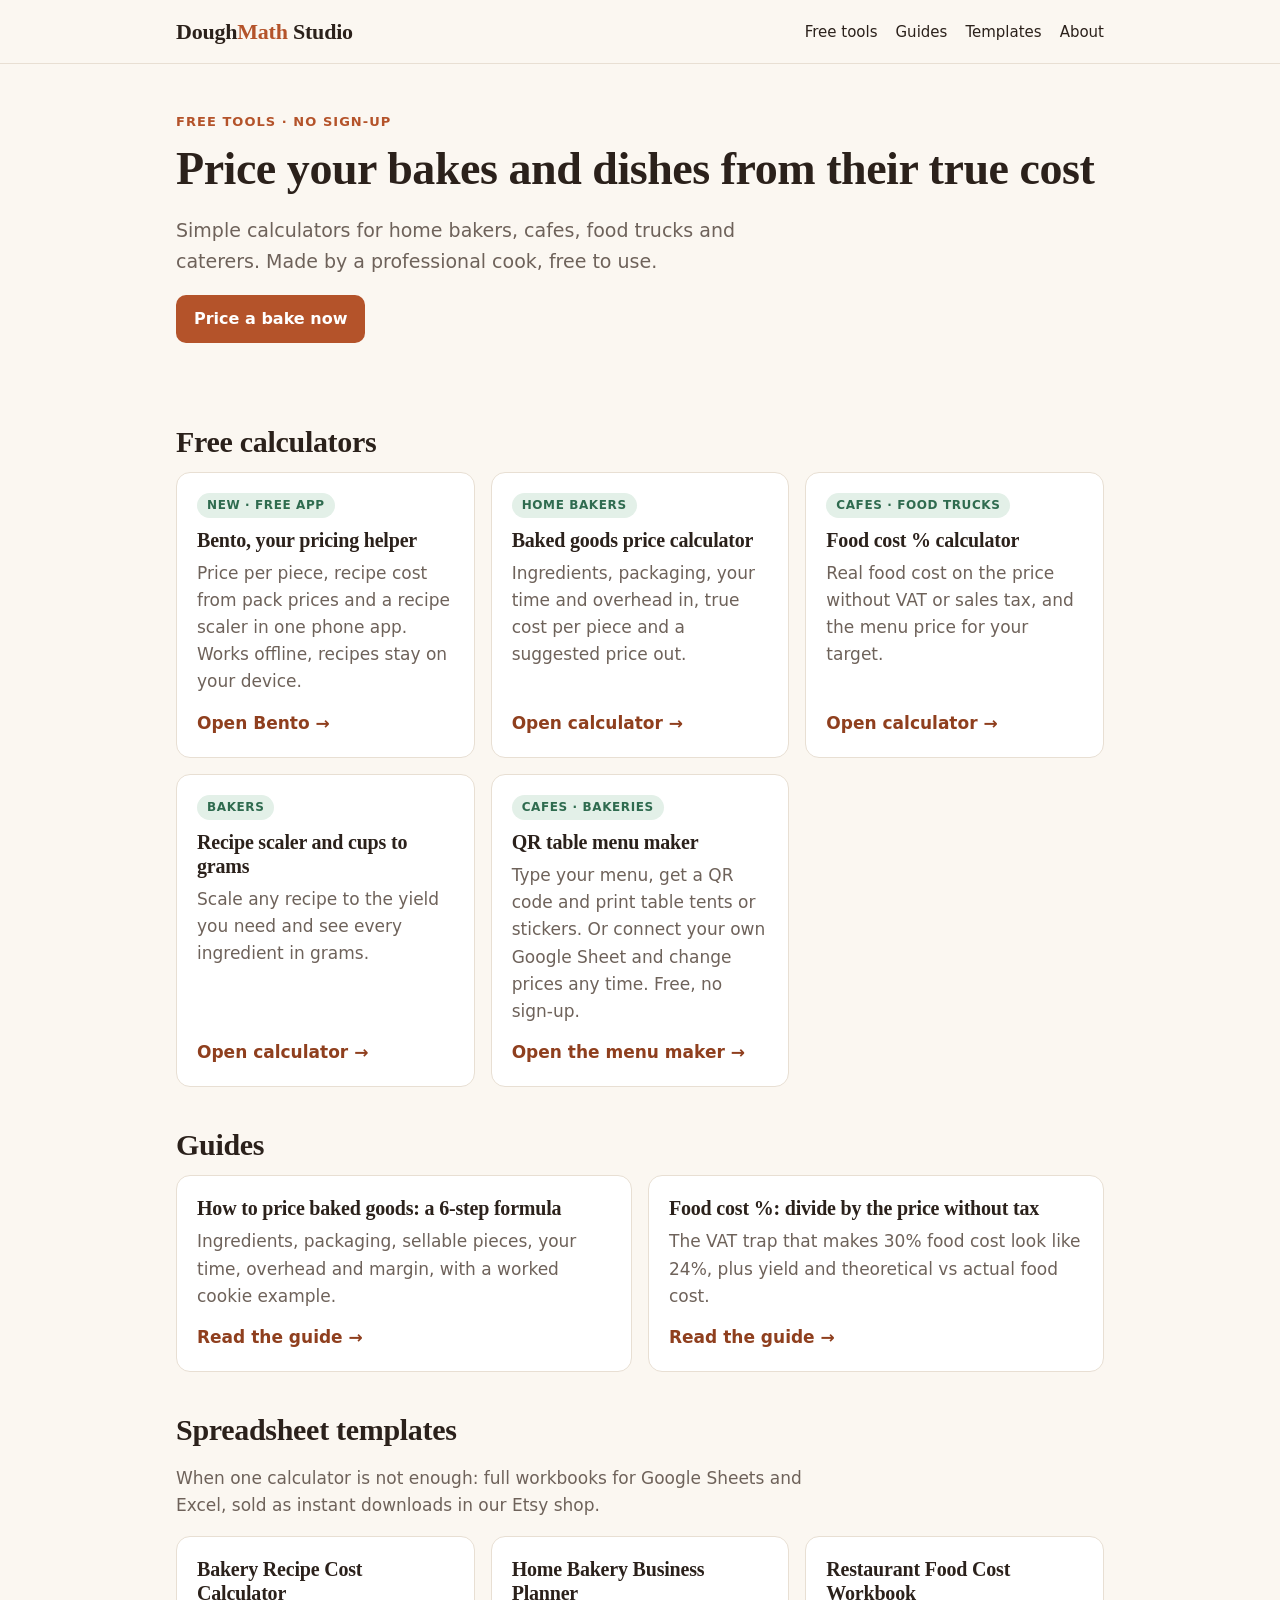
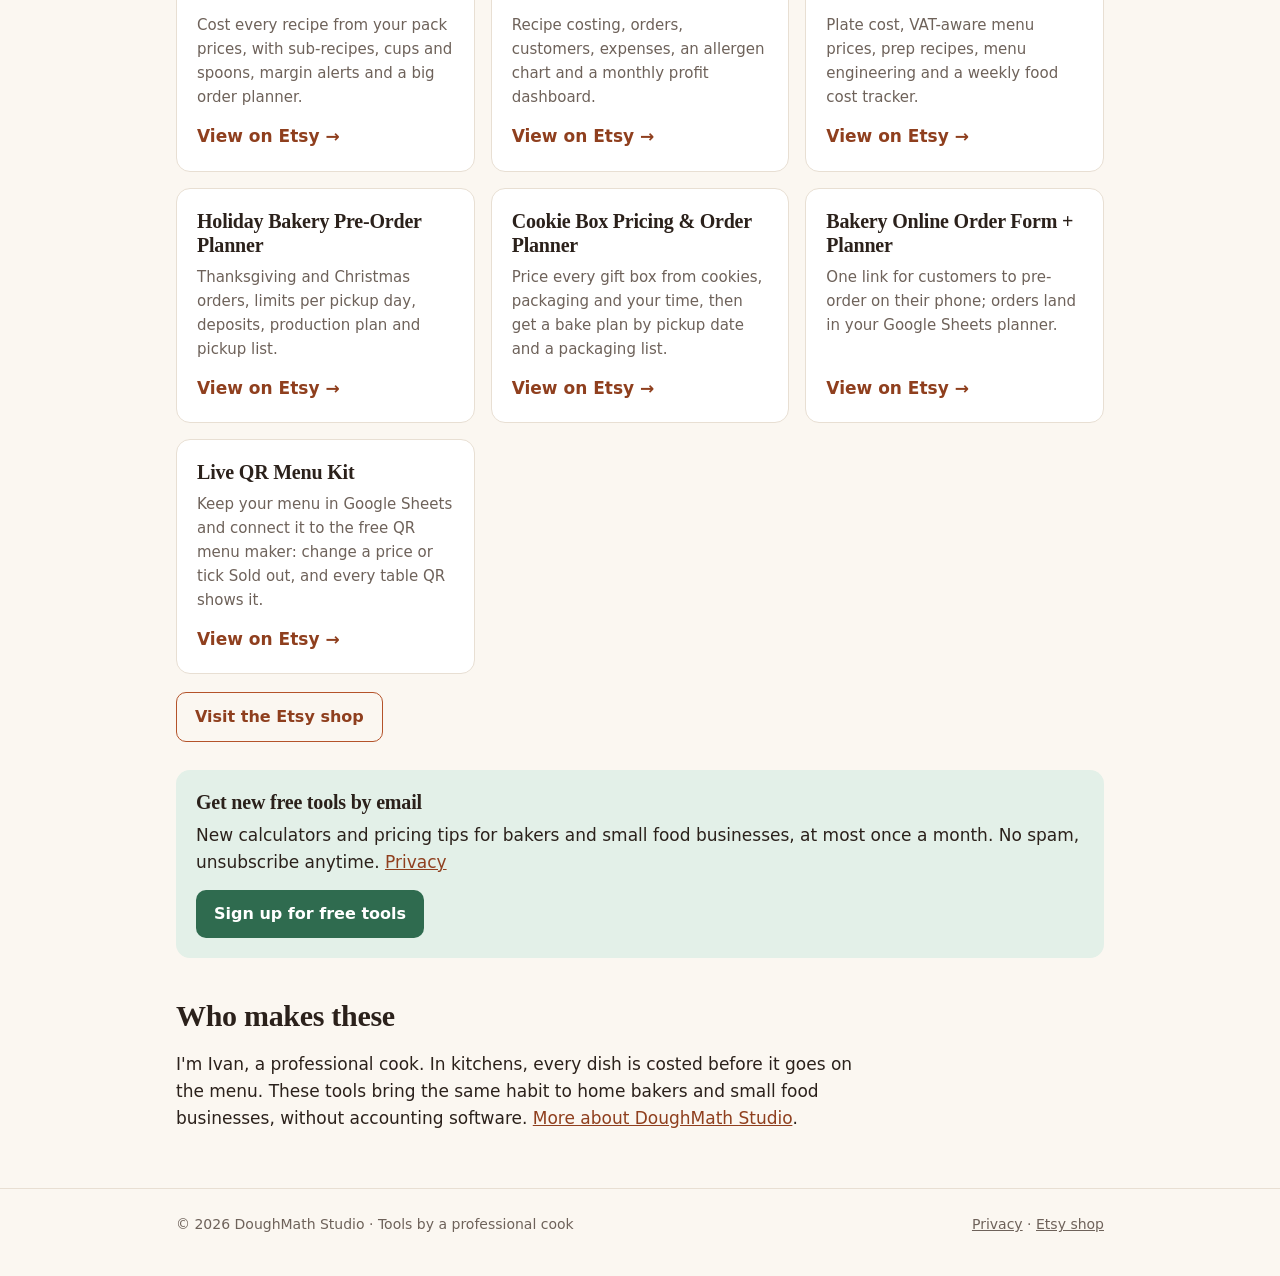
<file: index.html>
<!doctype html>
<html lang="en">
<head>
<meta charset="utf-8">
<meta name="viewport" content="width=device-width, initial-scale=1">
<meta name="p:domain_verify" content="810ec7ce62baede52994a1a8834ce422">
<title>DoughMath Studio – Free Pricing Tools for Home Bakers and Small Food Businesses</title>
<meta name="description" content="Free calculators for home bakers, cafes and food trucks: baked goods pricing, food cost % with VAT, recipe scaling and cups to grams. Made by a professional cook.">
<link rel="canonical" href="https://doughmath-studio.github.io/">
<meta property="og:title" content="DoughMath Studio – Free Pricing Tools for Food Businesses">
<meta property="og:description" content="Price your bakes and dishes from their true cost. Free calculators by a professional cook.">
<meta property="og:type" content="website">
<meta property="og:url" content="https://doughmath-studio.github.io/">
<meta property="og:image" content="https://doughmath-studio.github.io/assets/pins/pin-price-calculator.png">
<link rel="stylesheet" href="/assets/style.css">
<script type="application/ld+json">
{"@context":"https://schema.org","@type":"WebSite","name":"DoughMath Studio","url":"https://doughmath-studio.github.io/","publisher":{"@type":"Organization","name":"DoughMath Studio","email":"doughmath.studio@gmail.com","sameAs":["https://doughmathstudio.etsy.com","https://www.pinterest.com/doughmath/"]}}
</script>
</head>
<body>
<header class="site-header"><div class="wrap"><a class="brand" href="/">Dough<span>Math</span> Studio</a><nav class="nav"><a href="/#tools">Free tools</a><a href="/#guides">Guides</a><a href="/#shop">Templates</a><a href="/about/">About</a></nav></div></header>

<main class="wrap">
<section class="hero">
  <p class="kicker">Free tools · No sign-up</p>
  <h1>Price your bakes and dishes from their true cost</h1>
  <p class="lead">Simple calculators for home bakers, cafes, food trucks and caterers. Made by a professional cook, free to use.</p>
  <p><a class="btn" href="/tools/baking-price-calculator/">Price a bake now</a></p>
</section>

<section id="tools">
  <h2>Free calculators</h2>
  <div class="grid">
    <div class="card"><span class="tag">New · free app</span><h3>Bento, your pricing helper</h3><p>Price per piece, recipe cost from pack prices and a recipe scaler in one phone app. Works offline, recipes stay on your device.</p><a class="more" href="/bento/">Open Bento →</a></div>
    <div class="card"><span class="tag">Home bakers</span><h3>Baked goods price calculator</h3><p>Ingredients, packaging, your time and overhead in, true cost per piece and a suggested price out.</p><a class="more" href="/tools/baking-price-calculator/">Open calculator →</a></div>
    <div class="card"><span class="tag">Cafes · food trucks</span><h3>Food cost % calculator</h3><p>Real food cost on the price without VAT or sales tax, and the menu price for your target.</p><a class="more" href="/tools/food-cost-calculator/">Open calculator →</a></div>
    <div class="card"><span class="tag">Bakers</span><h3>Recipe scaler and cups to grams</h3><p>Scale any recipe to the yield you need and see every ingredient in grams.</p><a class="more" href="/tools/recipe-scaler/">Open calculator →</a></div>
    <div class="card"><span class="tag">Cafes · bakeries</span><h3>QR table menu maker</h3><p>Type your menu, get a QR code and print table tents or stickers. Or connect your own Google Sheet and change prices any time. Free, no sign-up.</p><a class="more" href="/qr/">Open the menu maker →</a></div>
  </div>
</section>

<section id="guides">
  <h2>Guides</h2>
  <div class="grid">
    <div class="card"><h3>How to price baked goods: a 6-step formula</h3><p>Ingredients, packaging, sellable pieces, your time, overhead and margin, with a worked cookie example.</p><a class="more" href="/guides/how-to-price-baked-goods/">Read the guide →</a></div>
    <div class="card"><h3>Food cost %: divide by the price without tax</h3><p>The VAT trap that makes 30% food cost look like 24%, plus yield and theoretical vs actual food cost.</p><a class="more" href="/guides/food-cost-percentage-with-tax/">Read the guide →</a></div>
  </div>
</section>

<section id="shop" class="products">
  <h2>Spreadsheet templates</h2>
  <p class="lead" style="font-size:17px">When one calculator is not enough: full workbooks for Google Sheets and Excel, sold as instant downloads in our Etsy shop.</p>
  <div class="grid">
    <div class="card"><h3>Bakery Recipe Cost Calculator</h3><p>Cost every recipe from your pack prices, with sub-recipes, cups and spoons, margin alerts and a big order planner.</p><a class="more" href="https://www.etsy.com/listing/4591782333">View on Etsy →</a></div>
    <div class="card"><h3>Home Bakery Business Planner</h3><p>Recipe costing, orders, customers, expenses, an allergen chart and a monthly profit dashboard.</p><a class="more" href="https://www.etsy.com/listing/4591860096">View on Etsy →</a></div>
    <div class="card"><h3>Restaurant Food Cost Workbook</h3><p>Plate cost, VAT-aware menu prices, prep recipes, menu engineering and a weekly food cost tracker.</p><a class="more" href="https://www.etsy.com/listing/4591988033">View on Etsy →</a></div>
    <div class="card"><h3>Holiday Bakery Pre-Order Planner</h3><p>Thanksgiving and Christmas orders, limits per pickup day, deposits, production plan and pickup list.</p><a class="more" href="https://www.etsy.com/listing/4592198020">View on Etsy →</a></div>
    <div class="card"><h3>Cookie Box Pricing &amp; Order Planner</h3><p>Price every gift box from cookies, packaging and your time, then get a bake plan by pickup date and a packaging list.</p><a class="more" href="https://www.etsy.com/listing/4597807858">View on Etsy →</a></div>
    <div class="card"><h3>Bakery Online Order Form + Planner</h3><p>One link for customers to pre-order on their phone; orders land in your Google Sheets planner.</p><a class="more" href="https://www.etsy.com/listing/4592304067">View on Etsy →</a></div>
    <div class="card"><h3>Live QR Menu Kit</h3><p>Keep your menu in Google Sheets and connect it to the free QR menu maker: change a price or tick Sold out, and every table QR shows it.</p><a class="more" href="https://www.etsy.com/listing/4600023124">View on Etsy →</a></div>
  </div>
  <p style="margin-top:18px"><a class="btn secondary" href="https://doughmathstudio.etsy.com">Visit the Etsy shop</a></p>
</section>

<section class="cta" style="background:var(--herb-soft)">
  <h3>Get new free tools by email</h3>
  <p>New calculators and pricing tips for bakers and small food businesses, at most once a month. No spam, unsubscribe anytime. <a href="/privacy/">Privacy</a></p>
  <div class="btns"><a class="btn" style="background:var(--herb)" href="https://docs.google.com/forms/d/e/1FAIpQLSdGNhBHjq77XRkeylev6x1t_Ee0TYMZSW57gnel0fp2LGDk5w/viewform" target="_blank" rel="noopener">Sign up for free tools</a></div>
</section>

<section>
  <h2>Who makes these</h2>
  <p style="max-width:680px">I'm Ivan, a professional cook. In kitchens, every dish is costed before it goes on the menu. These tools bring the same habit to home bakers and small food businesses, without accounting software. <a href="/about/">More about DoughMath Studio</a>.</p>
</section>
</main>

<footer class="site-footer"><div class="wrap"><span>© 2026 DoughMath Studio · Tools by a professional cook</span><span><a href="/privacy/">Privacy</a> · <a href="https://doughmathstudio.etsy.com">Etsy shop</a></span></div></footer>
</body>
</html>
</file>
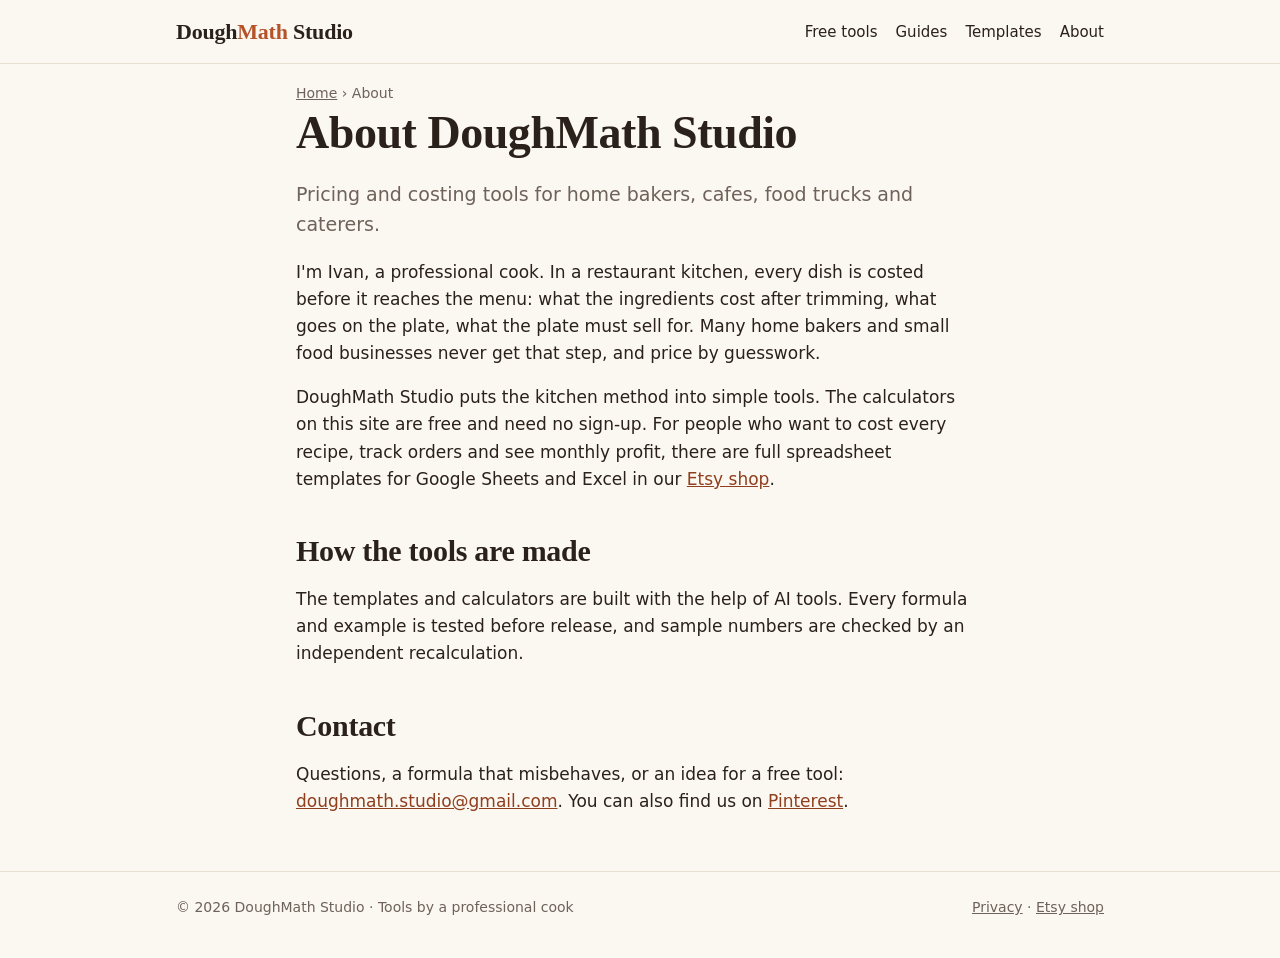
<file: about/index.html>
<!doctype html>
<html lang="en">
<head>
<meta charset="utf-8">
<meta name="viewport" content="width=device-width, initial-scale=1">
<title>About DoughMath Studio – Pricing Tools From a Professional Cook</title>
<meta name="description" content="DoughMath Studio makes free calculators and spreadsheet templates for home bakers and small food businesses. Made by Ivan, a professional cook.">
<link rel="canonical" href="https://doughmath-studio.github.io/about/">
<link rel="stylesheet" href="/assets/style.css">
</head>
<body>
<header class="site-header"><div class="wrap"><a class="brand" href="/">Dough<span>Math</span> Studio</a><nav class="nav"><a href="/#tools">Free tools</a><a href="/#guides">Guides</a><a href="/#shop">Templates</a><a href="/about/">About</a></nav></div></header>

<main class="wrap narrow article">
<p class="crumbs"><a href="/">Home</a> › About</p>
<h1>About DoughMath Studio</h1>
<p class="lead">Pricing and costing tools for home bakers, cafes, food trucks and caterers.</p>
<p>I'm Ivan, a professional cook. In a restaurant kitchen, every dish is costed before it reaches the menu: what the ingredients cost after trimming, what goes on the plate, what the plate must sell for. Many home bakers and small food businesses never get that step, and price by guesswork.</p>
<p>DoughMath Studio puts the kitchen method into simple tools. The calculators on this site are free and need no sign-up. For people who want to cost every recipe, track orders and see monthly profit, there are full spreadsheet templates for Google Sheets and Excel in our <a href="https://doughmathstudio.etsy.com">Etsy shop</a>.</p>
<h2>How the tools are made</h2>
<p>The templates and calculators are built with the help of AI tools. Every formula and example is tested before release, and sample numbers are checked by an independent recalculation.</p>
<h2>Contact</h2>
<p>Questions, a formula that misbehaves, or an idea for a free tool: <a href="mailto:doughmath.studio@gmail.com">doughmath.studio@gmail.com</a>. You can also find us on <a href="https://www.pinterest.com/doughmath/">Pinterest</a>.</p>
</main>

<footer class="site-footer"><div class="wrap"><span>© 2026 DoughMath Studio · Tools by a professional cook</span><span><a href="/privacy/">Privacy</a> · <a href="https://doughmathstudio.etsy.com">Etsy shop</a></span></div></footer>
</body>
</html>
</file>
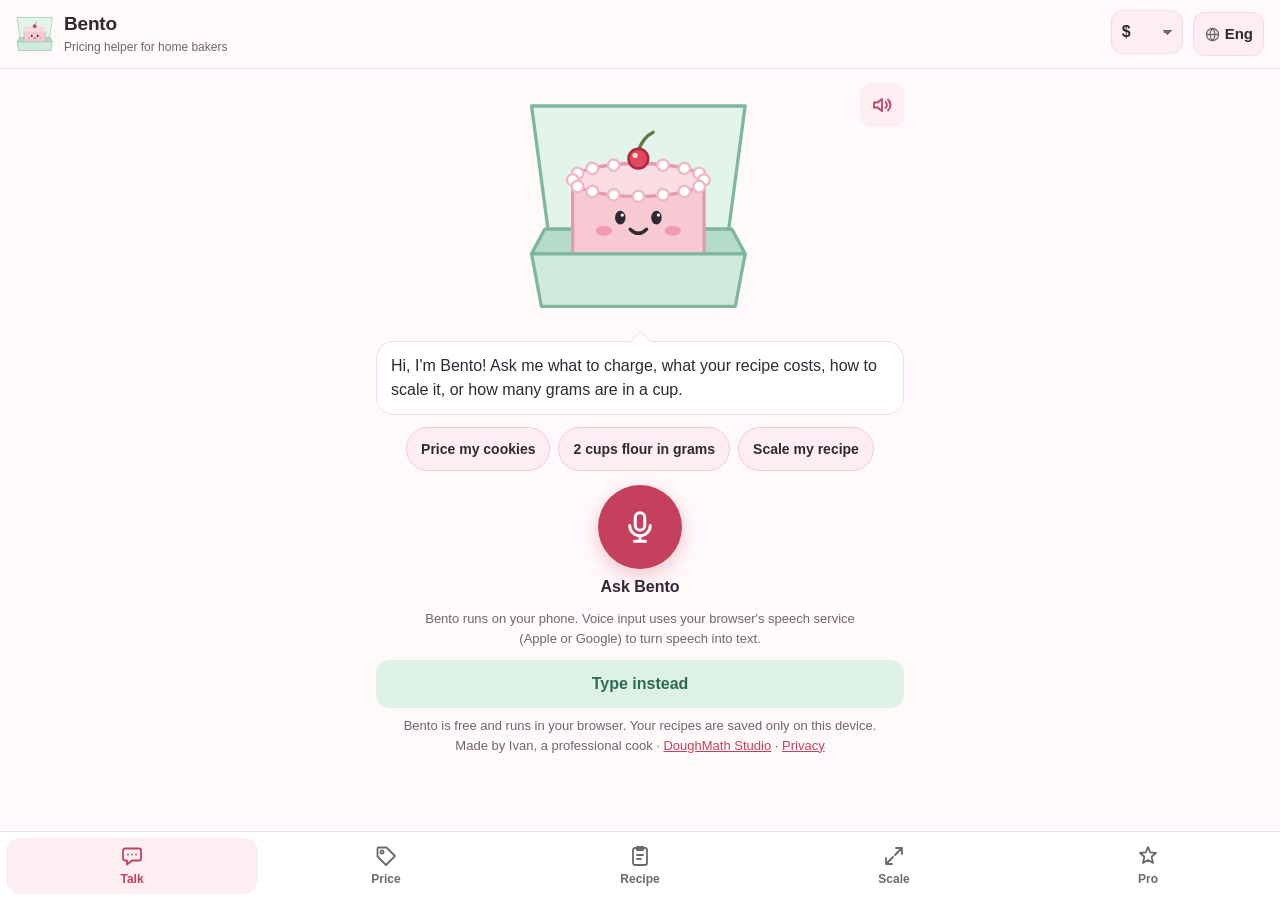
<file: bento/index.html>
<!doctype html>
<html lang="en">
<head>
<meta charset="utf-8">
<meta name="viewport" content="width=device-width, initial-scale=1, viewport-fit=cover">
<title>Bento: Free Bakery Pricing App for Home Bakers | DoughMath Studio</title>
<meta name="description" content="Bento is a free pricing helper for home bakers: price per piece with your time and margin, recipe cost from pack prices, and a recipe scaler with cups to grams. Works offline on your phone.">
<link rel="canonical" href="https://doughmath-studio.github.io/bento/">
<meta name="theme-color" content="#FFF9FA" media="(prefers-color-scheme: light)">
<meta name="theme-color" content="#1E1A1F" media="(prefers-color-scheme: dark)">
<link rel="manifest" href="manifest.webmanifest">
<link rel="apple-touch-icon" href="icons/apple-touch-icon.png">
<link rel="icon" type="image/png" sizes="192x192" href="icons/icon-192.png">
<meta name="apple-mobile-web-app-capable" content="yes">
<meta name="mobile-web-app-capable" content="yes">
<meta name="apple-mobile-web-app-title" content="Bento">
<meta name="apple-mobile-web-app-status-bar-style" content="default">
<meta property="og:title" content="Bento: a free pricing helper for home bakers">
<meta property="og:description" content="Price per piece, recipe cost and a recipe scaler. Free, works offline, and your recipes stay on your phone.">
<meta property="og:type" content="website">
<meta property="og:url" content="https://doughmath-studio.github.io/bento/">
<meta property="og:image" content="https://doughmath-studio.github.io/bento/icons/icon-512.png">
<link rel="stylesheet" href="app.css">
</head>
<body>
<svg width="0" height="0" style="position:absolute" aria-hidden="true" focusable="false">
<symbol id="bento" viewBox="6 26 140 130">
<path d="M20 105 L130 105 L140 30 L10 30 Z" fill="#E3F4EB" stroke="#7FB79B" stroke-width="2" stroke-linejoin="round"/>
<path d="M10 120 L140 120 L132 105 L18 105 Z" fill="#B5DCC8" stroke="#7FB79B" stroke-width="2" stroke-linejoin="round"/>
<rect x="35" y="75" width="80" height="48" fill="#F6C9D3"/>
<path d="M35 75 L35 123 M115 75 L115 123" fill="none" stroke="#E39AAE" stroke-width="2"/>
<ellipse cx="75" cy="75" rx="40" ry="10" fill="#FBDDE4" stroke="#E39AAE" stroke-width="2"/>
<g fill="#FFFFFF" stroke="#F0B9C7" stroke-width="1.5"><circle cx="38" cy="71" r="3.5"/><circle cx="47" cy="68" r="3.5"/><circle cx="60" cy="66" r="3.5"/><circle cx="90" cy="66" r="3.5"/><circle cx="103" cy="68" r="3.5"/><circle cx="112" cy="71" r="3.5"/><circle cx="35" cy="75" r="3.5"/><circle cx="115" cy="75" r="3.5"/><circle cx="38" cy="79" r="3.5"/><circle cx="47" cy="82" r="3.5"/><circle cx="60" cy="84" r="3.5"/><circle cx="75" cy="85" r="3.5"/><circle cx="90" cy="84" r="3.5"/><circle cx="103" cy="82" r="3.5"/><circle cx="112" cy="79" r="3.5"/></g>
<path d="M75 57 Q78 49 84 46" fill="none" stroke="#5E7A3A" stroke-width="2" stroke-linecap="round"/>
<circle cx="75" cy="62" r="6" fill="#E2475B" stroke="#A82B3D" stroke-width="1.5"/>
<ellipse cx="64" cy="98" rx="3.2" ry="4.2" fill="#2E2A33"/><ellipse cx="86" cy="98" rx="3.2" ry="4.2" fill="#2E2A33"/>
<ellipse cx="54" cy="106" rx="5" ry="3" fill="#EE93AA" opacity=".85"/><ellipse cx="96" cy="106" rx="5" ry="3" fill="#EE93AA" opacity=".85"/>
<path d="M70 105 Q75 110 80 105" fill="none" stroke="#2E2A33" stroke-width="2" stroke-linecap="round"/>
<path d="M10 120 L140 120 L134 152 L16 152 Z" fill="#CFEBDD" stroke="#7FB79B" stroke-width="2" stroke-linejoin="round"/>
</symbol>
</svg>

<header class="top">
  <svg class="mini" aria-hidden="true"><use href="#bento"/></svg>
  <div class="brand"><b>Bento</b><small data-i18n="app.tagline">Pricing helper for home bakers</small></div>
  <label><span class="sr" data-i18n="app.currency">Currency</span>
    <select id="cur" class="cur"><option>$</option><option>€</option><option>£</option><option>C$</option><option>A$</option><option>zł</option></select>
  </label>
  <label class="lang-pick"><span class="sr" data-i18n="app.language">Language</span>
    <svg viewBox="0 0 24 24" fill="none" stroke="currentColor" stroke-width="1.8" stroke-linecap="round" aria-hidden="true"><circle cx="12" cy="12" r="8.5"/><path d="M3.5 12h17M12 3.5c2.4 2.4 3.4 5.3 3.4 8.5s-1 6.1-3.4 8.5M12 3.5C9.6 5.9 8.6 8.8 8.6 12s1 6.1 3.4 8.5"/></svg>
    <span id="langShort" aria-hidden="true">Eng</span>
    <select id="lang" class="lang-sel">
      <option value="en" lang="en">English</option><option value="es" lang="es">Español</option><option value="pt" lang="pt-BR">Português</option><option value="fr" lang="fr">Français</option>
      <option value="de" lang="de">Deutsch</option><option value="pl" lang="pl">Polski</option><option value="uk" lang="uk">Українська</option><option value="ru" lang="ru">Русский</option>
    </select>
  </label>
</header>

<main>
  <div id="install" class="install" hidden>
    <p id="installText"></p>
    <button id="installBtn" class="btn small" type="button" hidden data-i18n="install.btn">Install</button>
    <button id="installClose" class="icon-btn" type="button" aria-label="Close" data-i18n-aria="install.close">×</button>
  </div>

  <div class="hero">
    <svg id="mascot" class="mascot" viewBox="6 26 140 130" role="img" aria-label="Bento, a small cake in a mint box" data-i18n-aria="app.mascot" data-mood="happy">
      <path d="M20 105 L130 105 L140 30 L10 30 Z" fill="#E3F4EB" stroke="#7FB79B" stroke-width="2" stroke-linejoin="round"/>
      <path d="M10 120 L140 120 L132 105 L18 105 Z" fill="#B5DCC8" stroke="#7FB79B" stroke-width="2" stroke-linejoin="round"/>
      <rect x="35" y="75" width="80" height="48" fill="#F6C9D3"/>
      <path d="M35 75 L35 123 M115 75 L115 123" fill="none" stroke="#E39AAE" stroke-width="2"/>
      <ellipse cx="75" cy="75" rx="40" ry="10" fill="#FBDDE4" stroke="#E39AAE" stroke-width="2"/>
      <g fill="#FFFFFF" stroke="#F0B9C7" stroke-width="1.5"><circle cx="38" cy="71" r="3.5"/><circle cx="47" cy="68" r="3.5"/><circle cx="60" cy="66" r="3.5"/><circle cx="90" cy="66" r="3.5"/><circle cx="103" cy="68" r="3.5"/><circle cx="112" cy="71" r="3.5"/><circle cx="35" cy="75" r="3.5"/><circle cx="115" cy="75" r="3.5"/><circle cx="38" cy="79" r="3.5"/><circle cx="47" cy="82" r="3.5"/><circle cx="60" cy="84" r="3.5"/><circle cx="75" cy="85" r="3.5"/><circle cx="90" cy="84" r="3.5"/><circle cx="103" cy="82" r="3.5"/><circle cx="112" cy="79" r="3.5"/></g>
      <path d="M75 57 Q78 49 84 46" fill="none" stroke="#5E7A3A" stroke-width="2" stroke-linecap="round"/>
      <circle cx="75" cy="62" r="6" fill="#E2475B" stroke="#A82B3D" stroke-width="1.5"/>
      <circle cx="73" cy="60" r="1.6" fill="#FFFFFF" opacity=".8"/>
      <ellipse cx="64" cy="98" rx="3.2" ry="4.2" fill="#2E2A33"/><ellipse cx="86" cy="98" rx="3.2" ry="4.2" fill="#2E2A33"/>
      <circle cx="65.2" cy="96.4" r="1" fill="#FFFFFF"/><circle cx="87.2" cy="96.4" r="1" fill="#FFFFFF"/>
      <ellipse cx="54" cy="106" rx="5" ry="3" fill="#EE93AA" opacity=".85"/><ellipse cx="96" cy="106" rx="5" ry="3" fill="#EE93AA" opacity=".85"/>
      <path class="m-happy" d="M70 105 Q75 110 80 105" fill="none" stroke="#2E2A33" stroke-width="2" stroke-linecap="round"/>
      <path class="m-flat" d="M70.5 107 L79.5 107" fill="none" stroke="#2E2A33" stroke-width="2" stroke-linecap="round"/>
      <path class="m-sad" d="M70 109 Q75 104 80 109" fill="none" stroke="#2E2A33" stroke-width="2" stroke-linecap="round"/>
      <path class="drop" d="M122 82 C119 88 119 91 122 92 C125 91 125 88 122 82 Z" fill="#9CC9E8" stroke="#6FA6CC" stroke-width="1"/>
      <path d="M10 120 L140 120 L134 152 L16 152 Z" fill="#CFEBDD" stroke="#7FB79B" stroke-width="2" stroke-linejoin="round"/>
    </svg>
    <p id="say" class="bubble" aria-live="polite"></p>
  </div>

  <section id="tab-talk" class="talk" role="tabpanel" aria-labelledby="t-talk" hidden>
    <h1 class="sr" data-i18n="talk.h1">Talk to Bento</h1>
    <button id="speakerBtn" class="icon-btn speaker" type="button" aria-pressed="true" aria-label="Bento's voice is on">
      <svg class="spk-on" viewBox="0 0 24 24" fill="none" stroke="currentColor" stroke-width="1.8" stroke-linecap="round" stroke-linejoin="round" aria-hidden="true"><path d="M4 9.5h3.5L12 6v12l-4.5-3.5H4z"/><path d="M15.5 9a4 4 0 0 1 0 6M18 6.5a7.5 7.5 0 0 1 0 11"/></svg>
      <svg class="spk-off" viewBox="0 0 24 24" fill="none" stroke="currentColor" stroke-width="1.8" stroke-linecap="round" stroke-linejoin="round" aria-hidden="true"><path d="M4 9.5h3.5L12 6v12l-4.5-3.5H4z"/><path d="M16 9.5l5 5M21 9.5l-5 5"/></svg>
    </button>
    <div id="talkMain" class="talk-main">
      <div id="talkStage" class="stage" data-mood="happy">
        <span class="ring" aria-hidden="true"></span>
        <button id="bentoTap" class="bento-tap" type="button" aria-label="Tap Bento for a baking tip" data-i18n-aria="talk.tapTip">
          <span id="talkHop" class="tb-hop">
            <svg id="talkBento" class="tb mood-happy" data-mood="happy" viewBox="6 16 140 140" aria-hidden="true" focusable="false">
              <g class="tb-body">
                <path d="M20 105 L130 105 L140 30 L10 30 Z" fill="#E3F4EB" stroke="#7FB79B" stroke-width="2" stroke-linejoin="round"/>
                <path d="M10 120 L140 120 L132 105 L18 105 Z" fill="#B5DCC8" stroke="#7FB79B" stroke-width="2" stroke-linejoin="round"/>
                <rect x="35" y="75" width="80" height="48" fill="#F6C9D3"/>
                <path d="M35 75 L35 123 M115 75 L115 123" fill="none" stroke="#E39AAE" stroke-width="2"/>
                <ellipse cx="75" cy="75" rx="40" ry="10" fill="#FBDDE4" stroke="#E39AAE" stroke-width="2"/>
                <g fill="#FFFFFF" stroke="#F0B9C7" stroke-width="1.5"><circle cx="38" cy="71" r="3.5"/><circle cx="47" cy="68" r="3.5"/><circle cx="60" cy="66" r="3.5"/><circle cx="90" cy="66" r="3.5"/><circle cx="103" cy="68" r="3.5"/><circle cx="112" cy="71" r="3.5"/><circle cx="35" cy="75" r="3.5"/><circle cx="115" cy="75" r="3.5"/><circle cx="38" cy="79" r="3.5"/><circle cx="47" cy="82" r="3.5"/><circle cx="60" cy="84" r="3.5"/><circle cx="75" cy="85" r="3.5"/><circle cx="90" cy="84" r="3.5"/><circle cx="103" cy="82" r="3.5"/><circle cx="112" cy="79" r="3.5"/></g>
                <g class="tb-berry">
                  <path class="tb-leaf" d="M75 57 Q78 49 84 46" fill="none" stroke="#5E7A3A" stroke-width="2" stroke-linecap="round"/>
                  <circle cx="75" cy="62" r="6" fill="#E2475B" stroke="#A82B3D" stroke-width="1.5"/>
                  <circle cx="73" cy="60" r="1.6" fill="#FFFFFF" opacity=".8"/>
                </g>
                <g class="tb-sparkles" fill="#F2B84B" stroke="#C98A1E" stroke-width=".6" stroke-linejoin="round">
                  <path class="spk" d="M57 41 l1.4 3.4 3.4 1.4 -3.4 1.4 -1.4 3.4 -1.4 -3.4 -3.4 -1.4 3.4 -1.4z"/>
                  <path class="spk" d="M96 48 l1.1 2.6 2.6 1.1 -2.6 1.1 -1.1 2.6 -1.1 -2.6 -2.6 -1.1 2.6 -1.1z"/>
                  <path class="spk" d="M89 31 l1 2.3 2.3 1 -2.3 1 -1 2.3 -1 -2.3 -2.3 -1 2.3 -1z"/>
                </g>
                <path class="br br-worry" d="M59.5 92 L68 89.6 M82 89.6 L90.5 92" fill="none" stroke="#2E2A33" stroke-width="1.6" stroke-linecap="round"/>
                <path class="br br-think" d="M59.5 90.6 Q63.8 88.2 68 90 M82 88.6 Q86.3 86.2 90.5 88.4" fill="none" stroke="#2E2A33" stroke-width="1.6" stroke-linecap="round"/>
                <g class="tb-look"><g class="tb-gaze">
                  <ellipse class="eye" cx="64" cy="98" rx="3.2" ry="4.2" fill="#2E2A33"/><ellipse class="eye" cx="86" cy="98" rx="3.2" ry="4.2" fill="#2E2A33"/>
                  <circle class="eye-hi" cx="65.2" cy="96.4" r="1" fill="#FFFFFF"/><circle class="eye-hi" cx="87.2" cy="96.4" r="1" fill="#FFFFFF"/>
                </g></g>
                <ellipse class="cheek" cx="54" cy="106" rx="5" ry="3" fill="#EE93AA" opacity=".85"/><ellipse class="cheek" cx="96" cy="106" rx="5" ry="3" fill="#EE93AA" opacity=".85"/>
                <path class="m m-happy" d="M70 105 Q75 110 80 105" fill="none" stroke="#2E2A33" stroke-width="2" stroke-linecap="round"/>
                <path class="m m-worry" d="M69.5 108.5 Q72.25 106 75 108.5 Q77.75 111 80.5 108.5" fill="none" stroke="#2E2A33" stroke-width="2" stroke-linecap="round"/>
                <g class="m m-open"><path d="M68.5 104 Q75 114.5 81.5 104 Z" fill="#2E2A33" stroke="#2E2A33" stroke-width="1.5" stroke-linejoin="round"/><path d="M71.8 108.8 Q75 111.6 78.2 108.8 Q75 107.6 71.8 108.8 Z" fill="#EE93AA"/></g>
                <ellipse class="m m-o" cx="75" cy="107" rx="2.2" ry="2.5" fill="none" stroke="#2E2A33" stroke-width="1.8"/>
                <ellipse class="m m-talk" cx="75" cy="106.6" rx="4.4" ry="3.6" fill="#2E2A33"/>
                <path class="tb-drop" d="M122 82 C119 88 119 91 122 92 C125 91 125 88 122 82 Z" fill="#9CC9E8" stroke="#6FA6CC" stroke-width="1"/>
                <path d="M10 120 L140 120 L134 152 L16 152 Z" fill="#CFEBDD" stroke="#7FB79B" stroke-width="2" stroke-linejoin="round"/>
              </g>
              <g class="tb-dots"><rect x="101" y="33" width="30" height="14" rx="7" fill="#FFFFFF" stroke="#E39AAE" stroke-width="1.2"/><circle class="dot" cx="109" cy="40" r="2" fill="#C4405C"/><circle class="dot" cx="116" cy="40" r="2" fill="#C4405C"/><circle class="dot" cx="123" cy="40" r="2" fill="#C4405C"/></g>
              <g class="tb-z" fill="#6F6670" font-family="Georgia, serif" font-weight="700"><text class="z1" x="104" y="52" font-size="10">z</text><text class="z2" x="113" y="42" font-size="14">z</text></g>
            </svg>
          </span>
        </button>
      </div>
      <p id="heard" class="heard"></p>
      <div class="talk-bubble">
        <p id="talkSay" aria-live="polite"></p>
        <div id="talkActions" class="talk-actions"></div>
      </div>
      <div id="talkChips" class="chips" role="group" aria-label="Suggestions" data-i18n-aria="talk.suggestions"></div>
      <form id="talkForm" class="ask-form" hidden>
        <label class="sr" for="talkInput" data-i18n="talk.inputLabel">Your question for Bento</label>
        <input id="talkInput" type="text" autocomplete="off" enterkeyhint="send" placeholder="Ask Bento…" data-i18n-ph="talk.placeholder">
        <button class="btn" type="submit" data-i18n="talk.send">Send</button>
      </form>
      <p id="talkTip" class="note tip" hidden data-i18n="talk.kbTip">Tip: tap the microphone on your keyboard to speak</p>
      <div class="mic-wrap">
        <button id="micBtn" class="mic" type="button" aria-pressed="false" aria-label="Ask Bento"><svg viewBox="0 0 24 24" fill="none" stroke="currentColor" stroke-width="1.9" stroke-linecap="round" stroke-linejoin="round" aria-hidden="true"><rect x="9" y="3" width="6" height="11" rx="3"/><path d="M5.5 11a6.5 6.5 0 0 0 13 0M12 17.5V21M8.5 21h7"/></svg></button>
        <span id="micLabel" class="mic-label" aria-hidden="true">Ask Bento</span>
      </div>
      <p id="voiceNote" class="note voice-note" hidden>No voice for this language on this device — reading is text only.</p>
      <p id="soundHint" class="note" hidden data-i18n="talk.soundHint">No sound? On iPhone, turn off silent mode (the switch or Action button on the side) and turn the volume up.</p>
      <p class="note honest" data-i18n="talk.honest">Bento runs on your phone. Voice input uses your browser's speech service (Apple or Google) to turn speech into text.</p>
      <button id="typeBtn" class="btn ghost block" type="button" data-i18n="talk.typeInstead">Type instead</button>
    </div>
    <div id="talkChat" class="chat" hidden>
      <div class="chat-head">
        <svg class="mini" aria-hidden="true"><use href="#bento"/></svg>
        <h2 data-i18n="talk.chatTitle">Chat with Bento</h2>
        <button id="backTalk" class="btn ghost talk-back" type="button"><svg viewBox="0 0 24 24" fill="none" stroke="currentColor" stroke-width="1.9" stroke-linecap="round" stroke-linejoin="round" aria-hidden="true"><rect x="9" y="3" width="6" height="11" rx="3"/><path d="M5.5 11a6.5 6.5 0 0 0 13 0M12 17.5V21"/></svg><span data-i18n="talk.back">Talk</span></button>
      </div>
      <div id="chatLog" class="chat-log" role="log" aria-live="polite" aria-label="Conversation with Bento" data-i18n-aria="talk.log"></div>
      <div id="chatChips" class="chips" role="group" aria-label="Suggestions" data-i18n-aria="talk.suggestions"></div>
      <form id="chatForm" class="chat-form">
        <label class="sr" for="chatInput" data-i18n="talk.chatLabel">Message to Bento</label>
        <input id="chatInput" type="text" autocomplete="off" enterkeyhint="send" placeholder="Ask Bento…" data-i18n-ph="talk.placeholder">
        <button class="btn" type="submit" data-i18n="talk.send">Send</button>
      </form>
    </div>
  </section>

  <section id="tab-price" role="tabpanel" aria-labelledby="t-price">
    <div class="card">
      <h1 data-i18n="price.h1">Price per piece</h1>
      <p class="note" data-i18n="price.note">Ingredients, packaging, your time and overhead, then the margin you want to keep.</p>
      <div class="grid">
        <div><label for="pIng" data-i18n="price.ing">Ingredients for one batch</label><input id="pIng" inputmode="decimal" autocomplete="off"></div>
        <div><label for="pPcs" data-i18n="price.pcs">Pieces the recipe makes</label><input id="pPcs" inputmode="numeric" autocomplete="off"></div>
        <div><label for="pLoss" data-i18n="price.loss">Pieces you lose (%)</label><input id="pLoss" inputmode="decimal" autocomplete="off"></div>
        <div><label for="pPack" data-i18n="price.pack">Packaging per piece</label><input id="pPack" inputmode="decimal" autocomplete="off"></div>
        <div><label for="pMins" data-i18n="price.mins">Your time per batch (min)</label><input id="pMins" inputmode="decimal" autocomplete="off"></div>
        <div><label for="pRate" data-i18n="price.rate">Your hourly rate</label><input id="pRate" inputmode="decimal" autocomplete="off"></div>
        <div><label for="pOvh" data-i18n="price.ovh">Overhead per batch</label><input id="pOvh" inputmode="decimal" autocomplete="off"></div>
        <div><label for="pMargin" data-i18n="price.margin">Margin you want (%)</label><input id="pMargin" inputmode="decimal" autocomplete="off"></div>
      </div>
      <div class="btn-row"><button id="fromRecipe" class="btn ghost small" type="button" data-i18n="price.fromRecipe">Use my recipe cost</button></div>
    </div>

    <div class="card result">
      <div class="note" style="margin:0" data-i18n="price.atLeast">Charge at least</div>
      <div class="big" id="pPrice">–</div>
      <div class="note" id="pSub" style="margin:0"></div>
      <ul class="rows">
        <li><span data-i18n="row.sell">Pieces you can sell</span><span id="rSell">–</span></li>
        <li><span data-i18n="row.ing">Ingredients per piece</span><span id="rIng">–</span></li>
        <li><span data-i18n="row.pack">Packaging</span><span id="rPack">–</span></li>
        <li><span data-i18n="row.time">Your time</span><span id="rTime">–</span></li>
        <li><span data-i18n="row.ovh">Overhead</span><span id="rOvh">–</span></li>
        <li class="strong"><span data-i18n="row.cost">True cost per piece</span><span id="rCost">–</span></li>
        <li><span data-i18n="row.profit">Profit per piece</span><span id="rProfit">–</span></li>
        <li><span data-i18n="row.dozen">Price per dozen</span><span id="rDozen">–</span></li>
        <li class="strong"><span data-i18n="row.batch">Profit per batch</span><span id="rBatch">–</span></li>
      </ul>
    </div>

    <div class="card">
      <h2 data-i18n="now.h2">Check your current price</h2>
      <label for="pNow" data-i18n="now.label">What you charge now, per piece</label>
      <input id="pNow" inputmode="decimal" autocomplete="off" placeholder="e.g. 1.50" data-i18n-ph="now.ph">
      <div id="nowOut" class="msg"></div>
    </div>
  </section>

  <section id="tab-recipe" role="tabpanel" aria-labelledby="t-recipe" hidden>
    <div class="card">
      <h1 data-i18n="recipe.h1">Recipe cost</h1>
      <p class="note" data-i18n="recipe.note">Type what you paid for each pack. Bento works out the cost of what you actually use, even cups from a 5 lb bag.</p>
      <div class="grid">
        <div class="full"><label for="rName" data-i18n="recipe.name">Recipe name</label><input id="rName" autocomplete="off"></div>
        <div><label for="rMakes" data-i18n="recipe.makes">Recipe makes (pieces)</label><input id="rMakes" inputmode="numeric" autocomplete="off"></div>
      </div>
    </div>
    <div id="items"></div>
    <button id="addItem" class="btn ghost block" type="button" data-i18n="recipe.add">+ Add ingredient</button>
    <div class="card result" style="margin-top:14px">
      <div class="note" style="margin:0" data-i18n="recipe.total">Ingredients for one batch</div>
      <div class="big" id="rTotal">–</div>
      <div class="note" id="rPer" style="margin:0"></div>
      <div id="rWarn" class="msg warn"></div>
      <div class="btn-row">
        <button id="toPrice" class="btn" type="button" data-i18n="recipe.priceIt">Price it</button>
        <button id="saveRecipe" class="btn ghost" type="button" data-i18n="recipe.save">Save recipe</button>
      </div>
    </div>
    <div class="card">
      <h2 data-i18n="recipe.mine">My recipes</h2>
      <ul id="savedList" class="saved"></ul>
      <p id="savedEmpty" class="note" data-i18n="recipe.empty">Saved recipes appear here. They stay on this device.</p>
      <button id="newRecipe" class="btn ghost small" type="button" data-i18n="recipe.new">New recipe</button>
    </div>
    <datalist id="ingList"></datalist>
  </section>

  <section id="tab-scale" role="tabpanel" aria-labelledby="t-scale" hidden>
    <div class="card">
      <h1 data-i18n="scale.h1">Scale a recipe</h1>
      <p class="note" id="sName"></p>
      <div class="grid">
        <div><label for="sMakes" data-i18n="scale.makes">Recipe makes</label><input id="sMakes" inputmode="numeric" autocomplete="off"></div>
        <div><label for="sTo" data-i18n="scale.need">I need</label><input id="sTo" inputmode="numeric" autocomplete="off"></div>
      </div>
      <div id="sFactor" class="msg ok"></div>
    </div>
    <div class="card">
      <ul class="rows" id="scaled"></ul>
      <ul class="rows"><li class="strong"><span data-i18n="scale.cost">Ingredient cost for this amount</span><span id="sCost">–</span></li></ul>
    </div>
    <p class="note" data-i18n="scale.note">Cup and spoon weights are typical values. Weigh for the most consistent results.</p>
  </section>

  <section id="tab-pro" role="tabpanel" aria-labelledby="t-pro" hidden>
    <div class="card pro">
      <span class="pill" data-i18n="pro.soon">Coming soon</span>
      <h2><svg viewBox="0 0 24 24" fill="none" stroke="currentColor" stroke-width="1.8" stroke-linecap="round" stroke-linejoin="round" aria-hidden="true"><path d="M4 8h3l2-3h6l2 3h3v11H4z"/><circle cx="12" cy="13" r="3.5"/></svg><span data-i18n="pro.photoH">Photo to recipe</span></h2>
      <p data-i18n="pro.photoP">Snap a cake you love and Bento suggests a similar recipe with amounts in grams, ready to cost and price.</p>
      <p class="note" data-i18n="pro.photoNote">It will be an estimate from a photo, not the original recipe. Bento will never guess allergens from a photo.</p>
    </div>
    <div class="card pro">
      <span class="pill" data-i18n="pro.soon">Coming soon</span>
      <h2><svg viewBox="0 0 24 24" fill="none" stroke="currentColor" stroke-width="1.8" stroke-linecap="round" stroke-linejoin="round" aria-hidden="true"><rect x="4" y="5" width="16" height="15" rx="2"/><path d="M8 3v4M16 3v4M4 10h16M8 14h3M8 17h6"/></svg><span data-i18n="pro.ordersH">Orders and bookkeeping</span></h2>
      <p data-i18n="pro.ordersP">Orders, deposits and pickup dates, linked to your recipe costs, with your profit for the month.</p>
    </div>
    <div class="card">
      <h2 data-i18n="pro.firstH">Be the first to try Bento Pro</h2>
      <p data-i18n="pro.firstP">Join the free list. You get one email when Pro is ready and at most one tips email a month. Unsubscribe anytime.</p>
      <a class="btn block" href="https://docs.google.com/forms/d/e/1FAIpQLSdGNhBHjq77XRkeylev6x1t_Ee0TYMZSW57gnel0fp2LGDk5w/viewform" target="_blank" rel="noopener" data-i18n="pro.join">Join the waitlist</a>
      <p class="note" style="margin:10px 0 0"><span data-i18n="pro.form">The signup is a Google Form.</span> <a href="/privacy/" data-i18n="privacy">Privacy</a></p>
    </div>
    <div class="card">
      <h2 data-i18n="pro.todayH">Need it today?</h2>
      <p class="note" data-i18n="pro.todayNote">Bento's big siblings are full spreadsheets for Google Sheets and Excel.</p>
      <ul class="links">
        <li><a href="https://www.etsy.com/listing/4591860096" target="_blank" rel="noopener" data-i18n="pro.l1">Home Bakery Business Planner →</a><small data-i18n="pro.l1s">Orders, customers, expenses and monthly profit.</small></li>
        <li><a href="https://www.etsy.com/listing/4597807858" target="_blank" rel="noopener" data-i18n="pro.l2">Cookie Box Pricing &amp; Order Planner →</a><small data-i18n="pro.l2s">Gift box prices, bake plan by pickup date, packaging list.</small></li>
        <li><a href="https://www.etsy.com/listing/4591782333" target="_blank" rel="noopener" data-i18n="pro.l3">Recipe Cost Calculator →</a><small data-i18n="pro.l3s">All your recipes, sub-recipes and a big order planner.</small></li>
      </ul>
    </div>
  </section>

  <p class="foot"><span data-i18n="foot.free">Bento is free and runs in your browser. Your recipes are saved only on this device.</span><br><span data-i18n="foot.made">Made by Ivan, a professional cook</span> · <a href="/">DoughMath Studio</a> · <a href="/privacy/" data-i18n="privacy">Privacy</a></p>
</main>

<nav class="tabbar" role="tablist" aria-label="Bento tools" data-i18n-aria="app.tools">
  <button id="t-talk" role="tab" data-tab="talk" aria-controls="tab-talk" aria-selected="false" type="button"><svg viewBox="0 0 24 24" fill="none" stroke="currentColor" stroke-width="1.8" stroke-linecap="round" stroke-linejoin="round" aria-hidden="true"><path d="M5 4.5h14a2 2 0 0 1 2 2v8a2 2 0 0 1-2 2h-7l-5 4v-4H5a2 2 0 0 1-2-2v-8a2 2 0 0 1 2-2z"/><path d="M8 10.5h.01M12 10.5h.01M16 10.5h.01"/></svg><span data-i18n="tab.talk">Talk</span></button>
  <button id="t-price" role="tab" data-tab="price" aria-controls="tab-price" aria-selected="true" type="button"><svg viewBox="0 0 24 24" fill="none" stroke="currentColor" stroke-width="1.8" stroke-linecap="round" stroke-linejoin="round" aria-hidden="true"><path d="M3.5 12.5V4.5a1 1 0 0 1 1-1h8l8.5 8.5-9 9z"/><circle cx="8" cy="8" r="1.6"/></svg><span data-i18n="tab.price">Price</span></button>
  <button id="t-recipe" role="tab" data-tab="recipe" aria-controls="tab-recipe" aria-selected="false" type="button"><svg viewBox="0 0 24 24" fill="none" stroke="currentColor" stroke-width="1.8" stroke-linecap="round" stroke-linejoin="round" aria-hidden="true"><rect x="5" y="4" width="14" height="17" rx="2"/><path d="M9 3h6v3H9zM9 11h6M9 15h4"/></svg><span data-i18n="tab.recipe">Recipe</span></button>
  <button id="t-scale" role="tab" data-tab="scale" aria-controls="tab-scale" aria-selected="false" type="button"><svg viewBox="0 0 24 24" fill="none" stroke="currentColor" stroke-width="1.8" stroke-linecap="round" stroke-linejoin="round" aria-hidden="true"><path d="M4 14v6h6M20 10V4h-6M4 20l7-7M20 4l-7 7"/></svg><span data-i18n="tab.scale">Scale</span></button>
  <button id="t-pro" role="tab" data-tab="pro" aria-controls="tab-pro" aria-selected="false" type="button"><svg viewBox="0 0 24 24" fill="none" stroke="currentColor" stroke-width="1.8" stroke-linecap="round" stroke-linejoin="round" aria-hidden="true"><path d="M12 3l2.2 5.3L20 9l-4.4 3.8L17 19l-5-3-5 3 1.4-6.2L4 9l5.8-.7z"/></svg><span data-i18n="tab.pro">Pro</span></button>
</nav>

<script src="i18n.js"></script>
<script src="core.js"></script>
<script src="agent.js"></script>
<script src="app.js"></script>
</body>
</html>
</file>
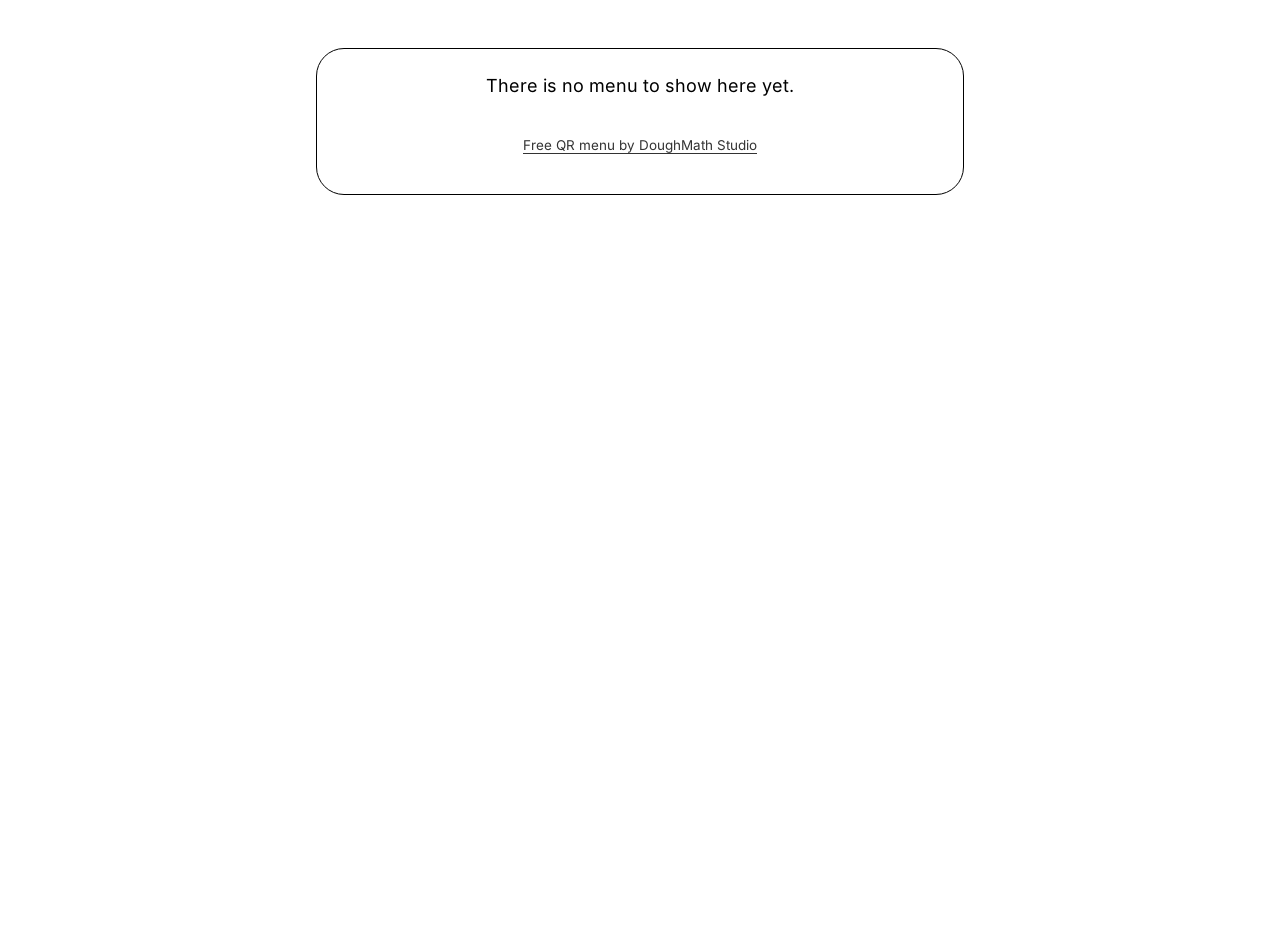
<file: m/index.html>
<!doctype html>
<html lang="en" data-dm-viewer>
<head>
<meta charset="utf-8">
<meta http-equiv="Content-Security-Policy" content="default-src 'self'; script-src 'self'; style-src 'self'; img-src 'self' data: https://fastpay.doughmath.workers.dev https://passa.cafe; connect-src 'self' https://docs.google.com https://*.googleusercontent.com https://fastpay.doughmath.workers.dev; base-uri 'none'; form-action 'none'; object-src 'none'">
<meta name="referrer" content="no-referrer">
<meta name="viewport" content="width=device-width, initial-scale=1, viewport-fit=cover">
<title>Menu</title>
<meta name="robots" content="noindex">
<meta name="theme-color" content="#ffffff">
<meta name="color-scheme" content="light dark">
<link rel="stylesheet" href="/m/menu.css">
</head>
<body>
<div id="menu-root" aria-live="polite" aria-busy="true"></div>
<noscript><p class="mn-status">This menu needs JavaScript. Please turn it on and reload the page.</p></noscript>
<script src="/m/menu.js"></script>
</body>
</html>
</file>
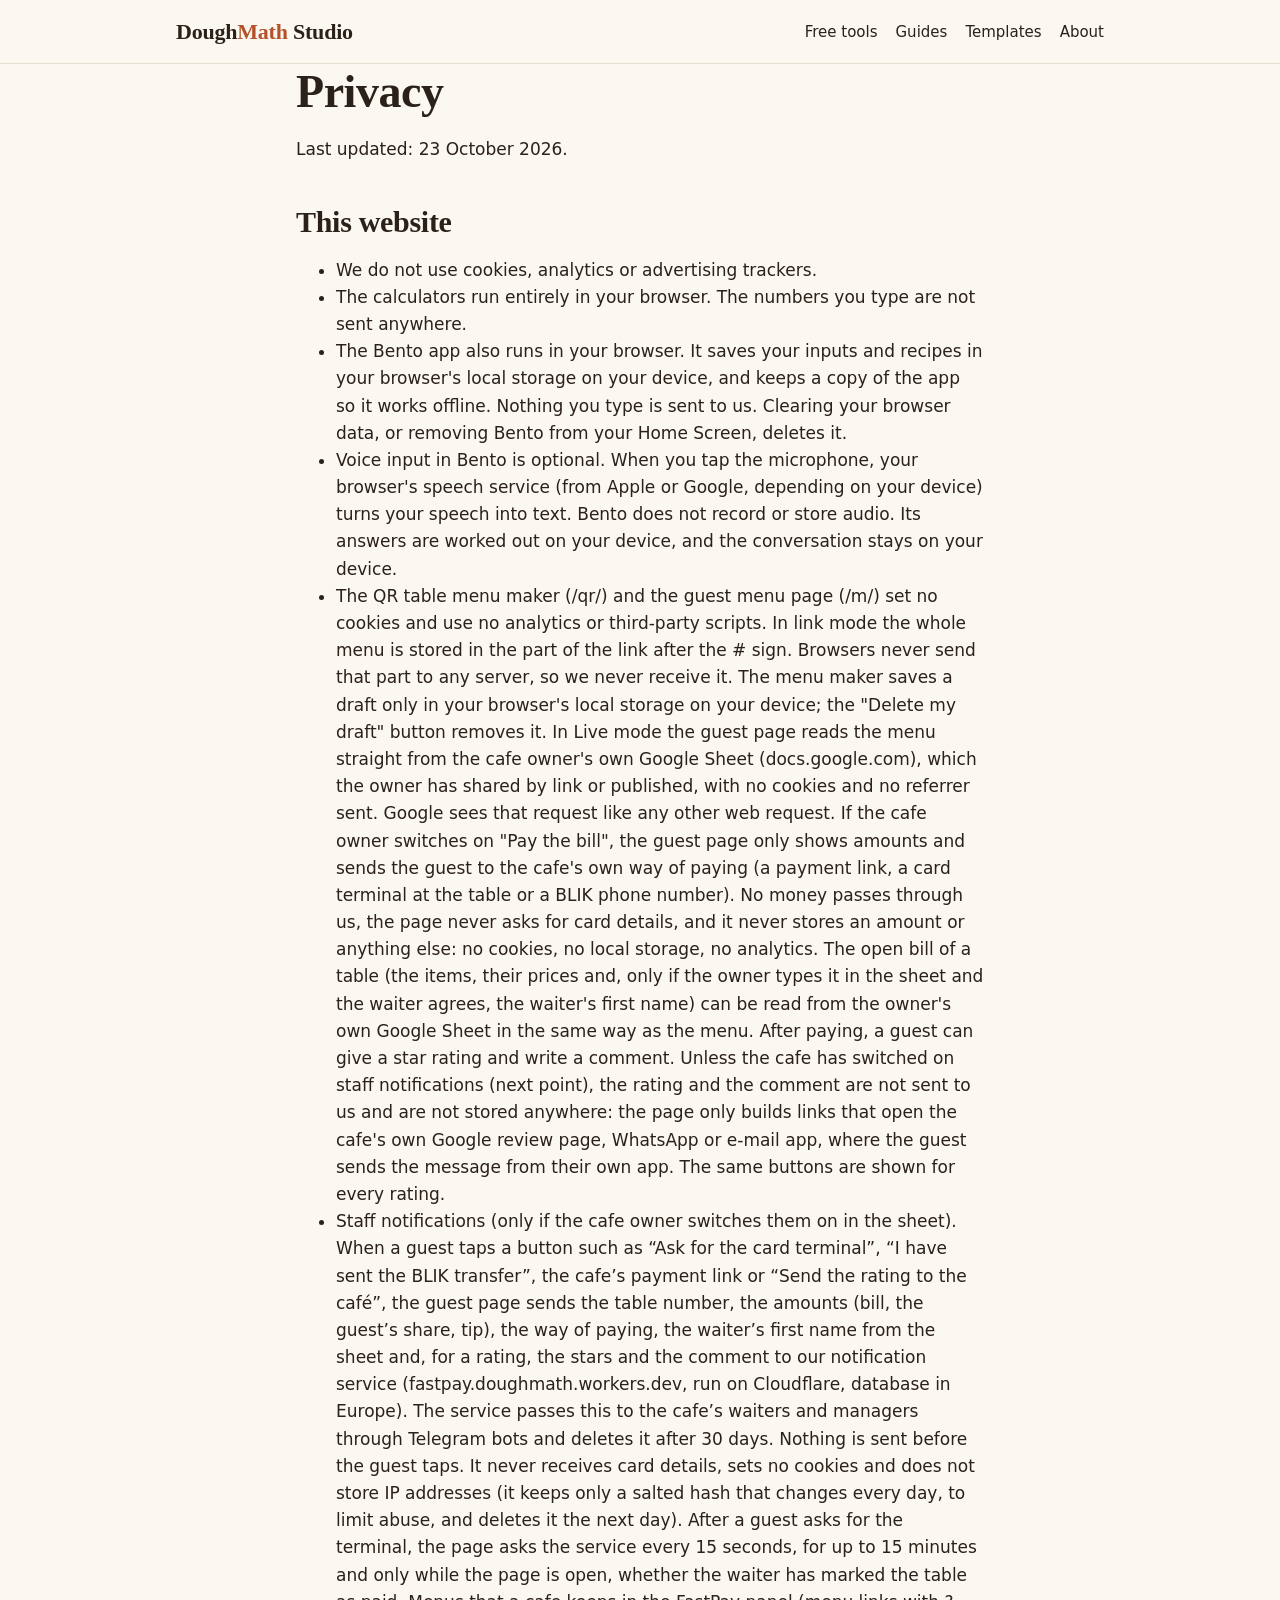
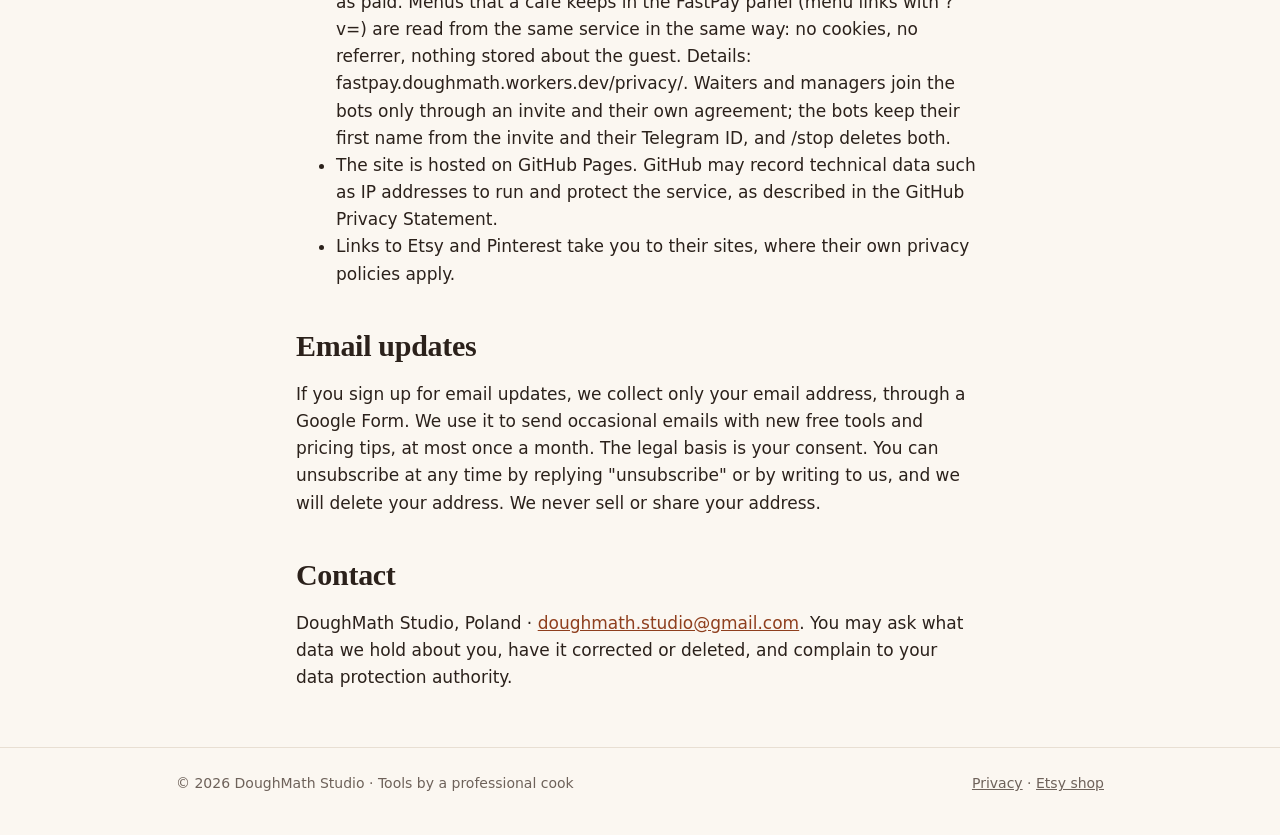
<file: privacy/index.html>
<!doctype html>
<html lang="en">
<head>
<meta charset="utf-8">
<meta name="viewport" content="width=device-width, initial-scale=1">
<title>Privacy – DoughMath Studio</title>
<meta name="description" content="Privacy information for the DoughMath Studio website.">
<link rel="canonical" href="https://doughmath-studio.github.io/privacy/">
<meta name="robots" content="noindex">
<link rel="stylesheet" href="/assets/style.css">
</head>
<body>
<header class="site-header"><div class="wrap"><a class="brand" href="/">Dough<span>Math</span> Studio</a><nav class="nav"><a href="/#tools">Free tools</a><a href="/#guides">Guides</a><a href="/#shop">Templates</a><a href="/about/">About</a></nav></div></header>

<main class="wrap narrow article">
<h1>Privacy</h1>
<p>Last updated: 23 October 2026.</p>
<h2>This website</h2>
<ul>
<li>We do not use cookies, analytics or advertising trackers.</li>
<li>The calculators run entirely in your browser. The numbers you type are not sent anywhere.</li>
<li>The Bento app also runs in your browser. It saves your inputs and recipes in your browser's local storage on your device, and keeps a copy of the app so it works offline. Nothing you type is sent to us. Clearing your browser data, or removing Bento from your Home Screen, deletes it.</li>
<li>Voice input in Bento is optional. When you tap the microphone, your browser's speech service (from Apple or Google, depending on your device) turns your speech into text. Bento does not record or store audio. Its answers are worked out on your device, and the conversation stays on your device.</li>
<li>The QR table menu maker (/qr/) and the guest menu page (/m/) set no cookies and use no analytics or third-party scripts. In link mode the whole menu is stored in the part of the link after the # sign. Browsers never send that part to any server, so we never receive it. The menu maker saves a draft only in your browser's local storage on your device; the "Delete my draft" button removes it. In Live mode the guest page reads the menu straight from the cafe owner's own Google Sheet (docs.google.com), which the owner has shared by link or published, with no cookies and no referrer sent. Google sees that request like any other web request. If the cafe owner switches on "Pay the bill", the guest page only shows amounts and sends the guest to the cafe's own way of paying (a payment link, a card terminal at the table or a BLIK phone number). No money passes through us, the page never asks for card details, and it never stores an amount or anything else: no cookies, no local storage, no analytics. The open bill of a table (the items, their prices and, only if the owner types it in the sheet and the waiter agrees, the waiter's first name) can be read from the owner's own Google Sheet in the same way as the menu. After paying, a guest can give a star rating and write a comment. Unless the cafe has switched on staff notifications (next point), the rating and the comment are not sent to us and are not stored anywhere: the page only builds links that open the cafe's own Google review page, WhatsApp or e-mail app, where the guest sends the message from their own app. The same buttons are shown for every rating.</li>
<li>Staff notifications (only if the cafe owner switches them on in the sheet). When a guest taps a button such as “Ask for the card terminal”, “I have sent the BLIK transfer”, the cafe’s payment link or “Send the rating to the café”, the guest page sends the table number, the amounts (bill, the guest’s share, tip), the way of paying, the waiter’s first name from the sheet and, for a rating, the stars and the comment to our notification service (fastpay.doughmath.workers.dev, run on Cloudflare, database in Europe). The service passes this to the cafe’s waiters and managers through Telegram bots and deletes it after 30 days. Nothing is sent before the guest taps. It never receives card details, sets no cookies and does not store IP addresses (it keeps only a salted hash that changes every day, to limit abuse, and deletes it the next day). After a guest asks for the terminal, the page asks the service every 15 seconds, for up to 15 minutes and only while the page is open, whether the waiter has marked the table as paid. Menus that a cafe keeps in the FastPay panel (menu links with ?v=) are read from the same service in the same way: no cookies, no referrer, nothing stored about the guest. Details: fastpay.doughmath.workers.dev/privacy/. Waiters and managers join the bots only through an invite and their own agreement; the bots keep their first name from the invite and their Telegram ID, and /stop deletes both.</li>
<li>The site is hosted on GitHub Pages. GitHub may record technical data such as IP addresses to run and protect the service, as described in the GitHub Privacy Statement.</li>
<li>Links to Etsy and Pinterest take you to their sites, where their own privacy policies apply.</li>
</ul>
<h2>Email updates</h2>
<p>If you sign up for email updates, we collect only your email address, through a Google Form. We use it to send occasional emails with new free tools and pricing tips, at most once a month. The legal basis is your consent. You can unsubscribe at any time by replying "unsubscribe" or by writing to us, and we will delete your address. We never sell or share your address.</p>
<h2>Contact</h2>
<p>DoughMath Studio, Poland · <a href="mailto:doughmath.studio@gmail.com">doughmath.studio@gmail.com</a>. You may ask what data we hold about you, have it corrected or deleted, and complain to your data protection authority.</p>
</main>

<footer class="site-footer"><div class="wrap"><span>© 2026 DoughMath Studio · Tools by a professional cook</span><span><a href="/privacy/">Privacy</a> · <a href="https://doughmathstudio.etsy.com">Etsy shop</a></span></div></footer>
</body>
</html>
</file>
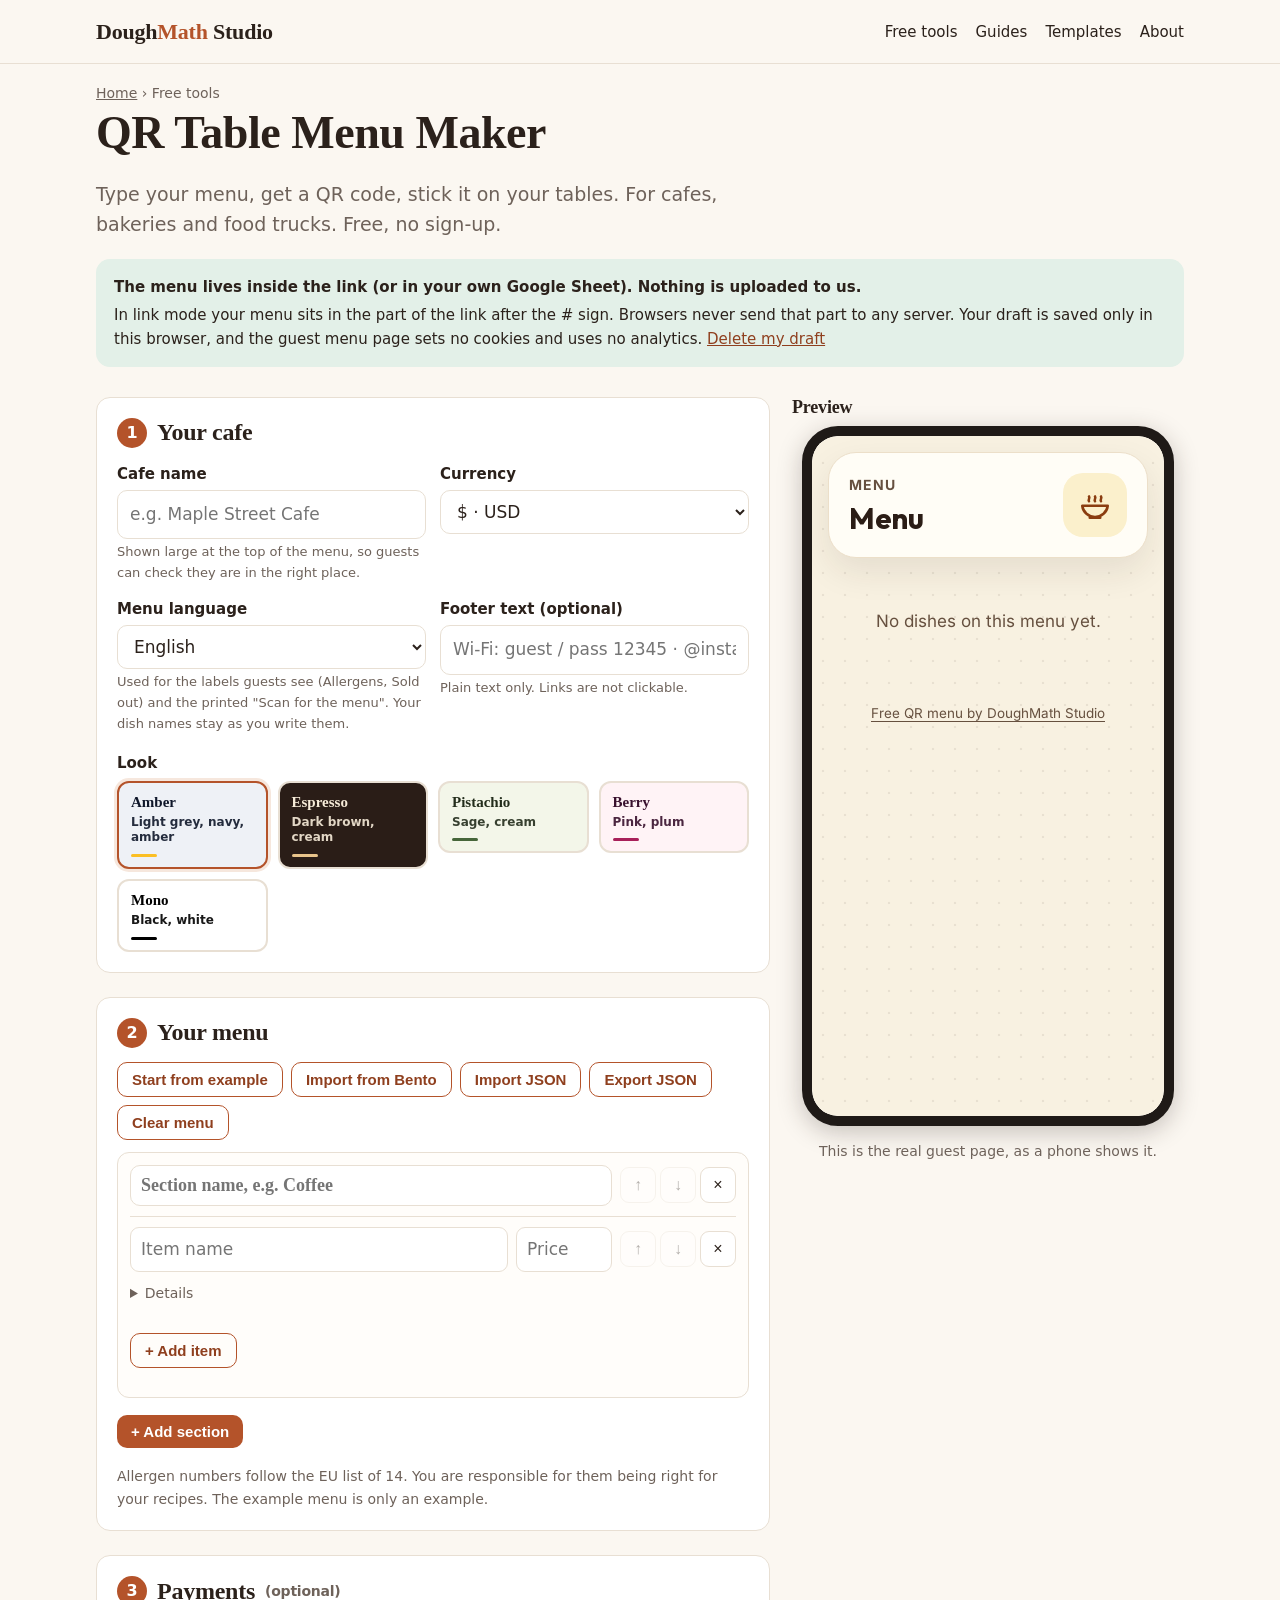
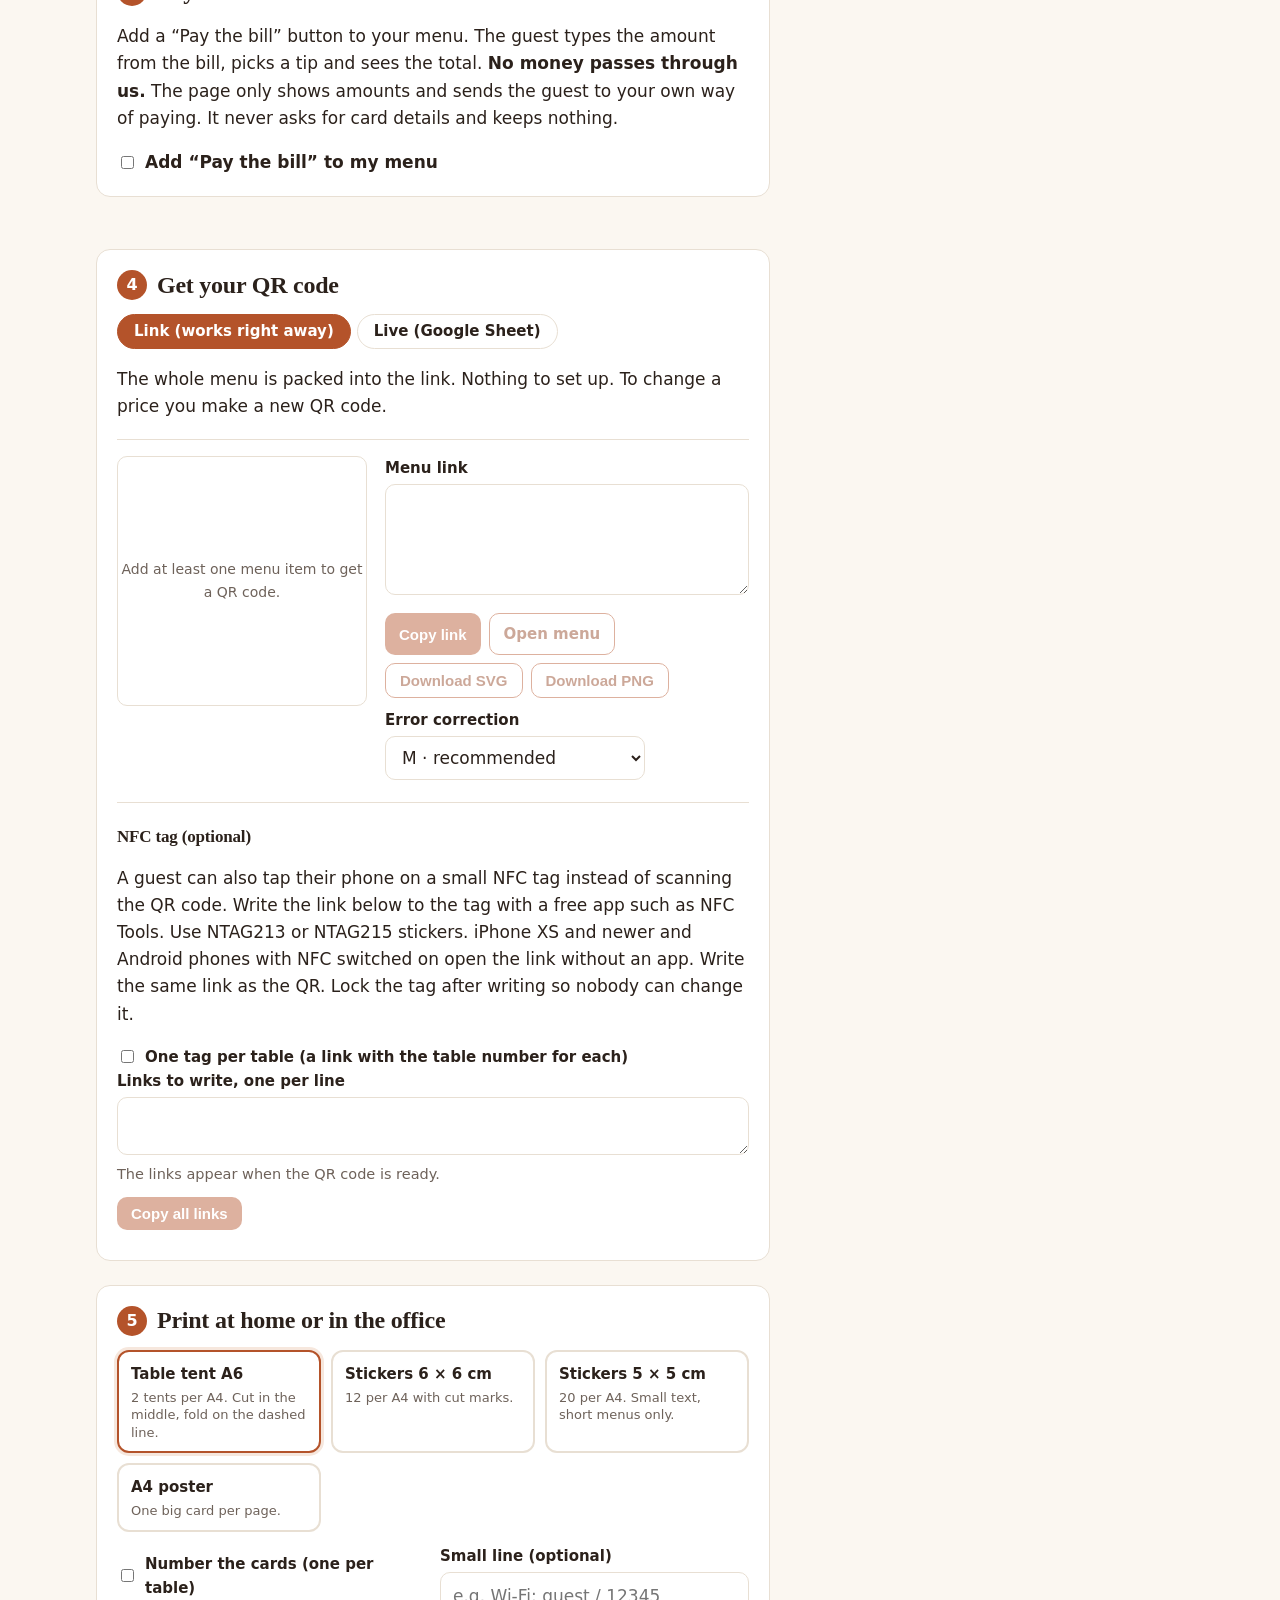
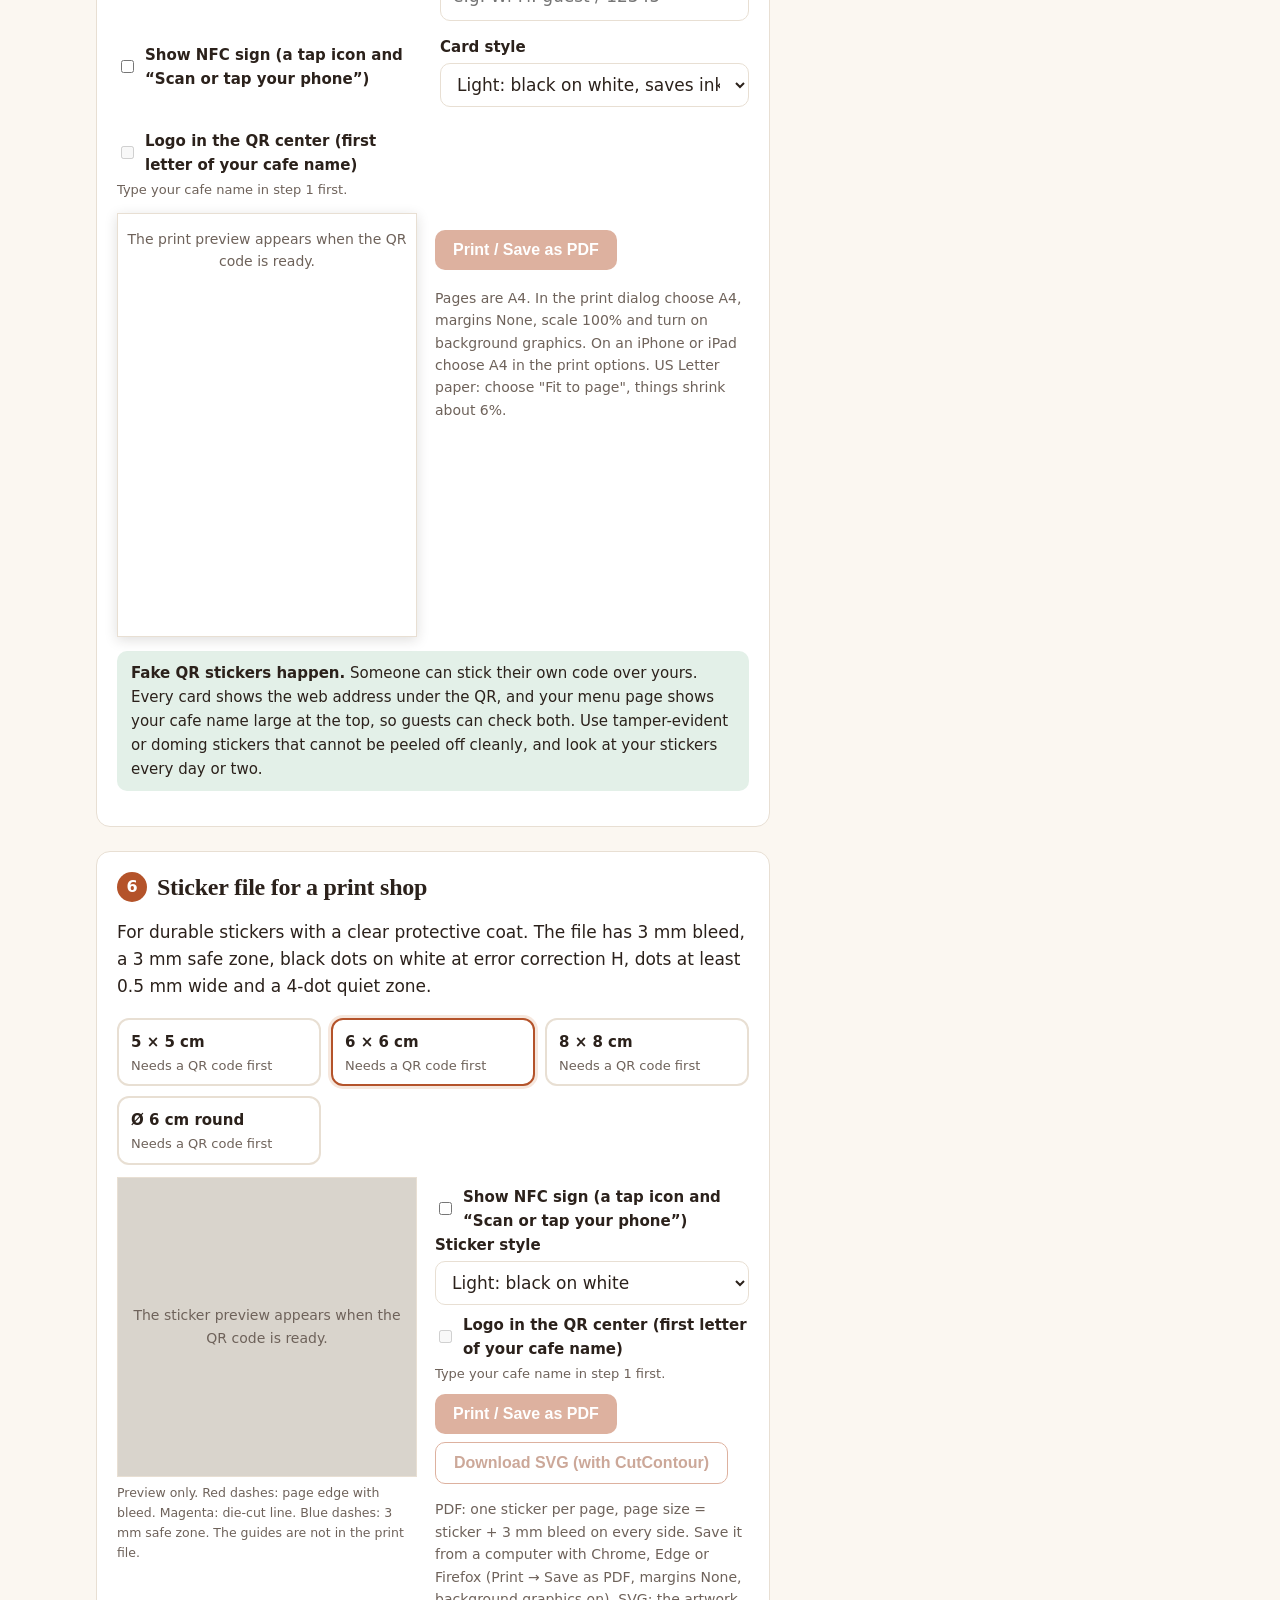
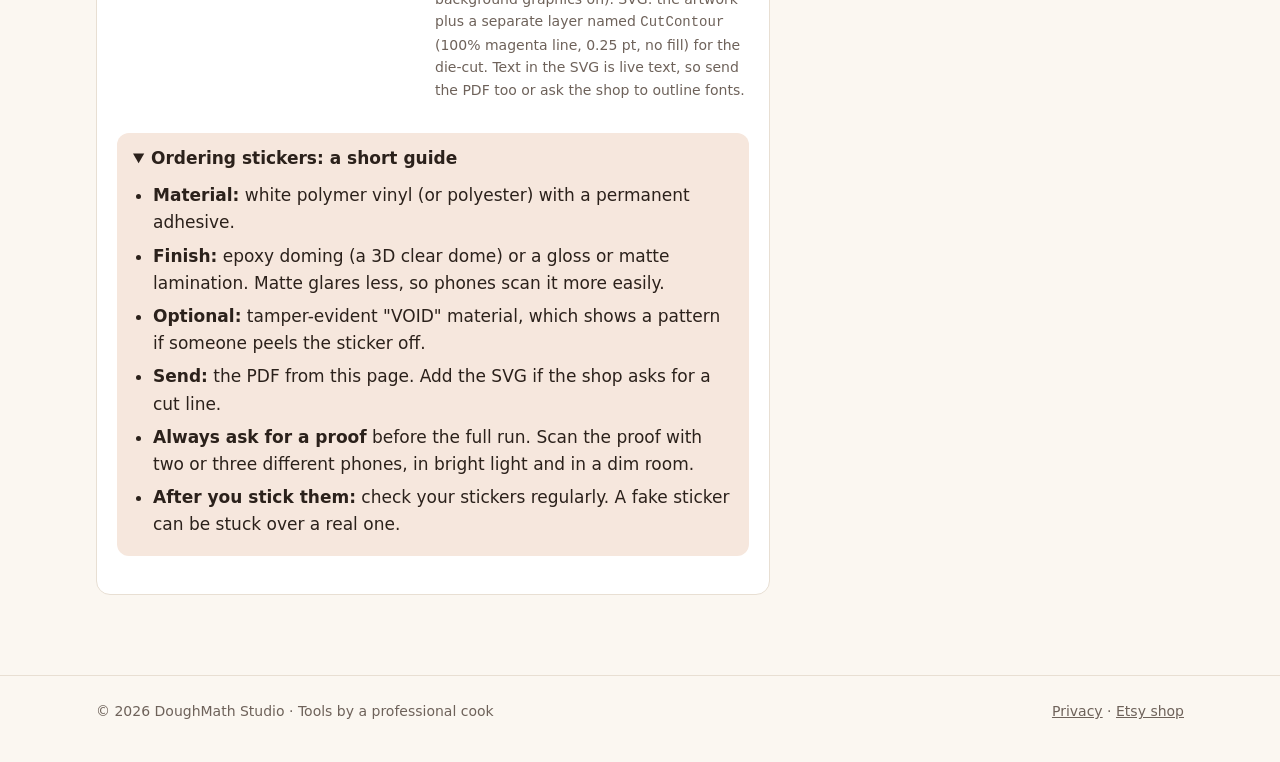
<file: qr/index.html>
<!doctype html>
<html lang="en">
<head>
<meta charset="utf-8">
<meta http-equiv="Content-Security-Policy" content="default-src 'self'; script-src 'self'; style-src 'self'; img-src 'self' data: blob:; connect-src 'self'; base-uri 'none'; form-action 'none'; object-src 'none'">
<meta name="referrer" content="no-referrer">
<meta name="viewport" content="width=device-width, initial-scale=1">
<title>Free QR Table Menu for Cafes and Bakeries | DoughMath Studio</title>
<meta name="description" content="Make a free QR code menu for your cafe or bakery. Print table tents or stickers, or order durable stickers from a print shop. No sign-up, nothing is uploaded.">
<link rel="canonical" href="https://doughmath-studio.github.io/qr/">
<meta property="og:title" content="Free QR Table Menu Maker for Cafes and Bakeries">
<meta property="og:description" content="Type your menu, get a QR code and print it for your tables. Free, no sign-up, nothing is uploaded.">
<meta property="og:type" content="website">
<meta property="og:url" content="https://doughmath-studio.github.io/qr/">
<link rel="stylesheet" href="/assets/style.css">
<link rel="stylesheet" href="/qr/builder.css">
<script type="application/ld+json">
{"@context":"https://schema.org","@type":"WebApplication","name":"QR Table Menu Maker","applicationCategory":"BusinessApplication","operatingSystem":"Any","offers":{"@type":"Offer","price":"0","priceCurrency":"USD"},"url":"https://doughmath-studio.github.io/qr/","publisher":{"@type":"Organization","name":"DoughMath Studio"}}
</script>
</head>
<body>
<header class="site-header"><div class="wrap wide"><a class="brand" href="/">Dough<span>Math</span> Studio</a><nav class="nav"><a href="/#tools">Free tools</a><a href="/#guides">Guides</a><a href="/#shop">Templates</a><a href="/about/">About</a></nav></div></header>

<main class="wrap wide">
<p class="crumbs"><a href="/">Home</a> › Free tools</p>
<h1>QR Table Menu Maker</h1>
<p class="lead">Type your menu, get a QR code, stick it on your tables. For cafes, bakeries and food trucks. Free, no sign-up.</p>

<div class="qb-privacy" id="privacyNote">
  <p><strong>The menu lives inside the link (or in your own Google Sheet). Nothing is uploaded to us.</strong></p>
  <p>In link mode your menu sits in the part of the link after the # sign. Browsers never send that part to any server. Your draft is saved only in this browser, and the guest menu page sets no cookies and uses no analytics. <button type="button" class="qb-linkbtn" id="btnDeleteDraft">Delete my draft</button> <span id="draftState" class="qb-muted" role="status"></span></p>
</div>

<div class="qb-grid">

<div class="qb-edit">

<section class="calc" id="step-cafe" aria-labelledby="h-cafe">
  <h2 class="qb-h" id="h-cafe"><span class="qb-n">1</span>Your cafe</h2>
  <div class="fields">
    <div class="field">
      <label for="cafeName">Cafe name</label>
      <input id="cafeName" maxlength="120" autocomplete="off" placeholder="e.g. Maple Street Cafe">
      <span class="hint">Shown large at the top of the menu, so guests can check they are in the right place.</span>
    </div>
    <div class="field">
      <label for="cur">Currency</label>
      <select id="cur"></select>
      <input id="curOther" maxlength="12" autocomplete="off" placeholder="Symbol or 3-letter code" aria-label="Other currency" hidden>
    </div>
    <div class="field">
      <label for="lang">Menu language</label>
      <select id="lang"></select>
      <span class="hint">Used for the labels guests see (Allergens, Sold out) and the printed "Scan for the menu". Your dish names stay as you write them.</span>
    </div>
    <div class="field">
      <label for="footer">Footer text (optional)</label>
      <input id="footer" maxlength="400" autocomplete="off" placeholder="Wi-Fi: guest / pass 12345 · @instagram">
      <span class="hint" id="footerHint">Plain text only. Links are not clickable.</span>
    </div>
  </div>
  <fieldset class="qb-themes">
    <legend>Look</legend>
    <div class="qb-themegrid" id="themes"></div>
  </fieldset>
</section>

<section class="calc" id="step-menu" aria-labelledby="h-menu">
  <h2 class="qb-h" id="h-menu"><span class="qb-n">2</span>Your menu</h2>
  <div class="qb-toolbar">
    <button type="button" class="btn secondary small" id="btnExample">Start from example</button>
    <button type="button" class="btn secondary small" id="btnBento">Import from Bento</button>
    <button type="button" class="btn secondary small" id="btnImport">Import JSON</button>
    <button type="button" class="btn secondary small" id="btnExport">Export JSON</button>
    <button type="button" class="btn secondary small" id="btnClear">Clear menu</button>
    <input type="file" id="fileImport" accept="application/json,.json" hidden>
  </div>
  <p class="note qb-msg" id="menuMsg" role="status" hidden></p>
  <div id="sections"></div>
  <p><button type="button" class="btn small" id="btnAddSection">+ Add section</button></p>
  <p class="qb-muted qb-legal">Allergen numbers follow the EU list of 14. You are responsible for them being right for your recipes. The example menu is only an example.</p>
</section>

<section class="calc" id="step-pay" aria-labelledby="h-pay">
  <h2 class="qb-h" id="h-pay"><span class="qb-n">3</span>Payments <span class="qb-opt">(optional)</span></h2>
  <p>Add a “Pay the bill” button to your menu. The guest types the amount from the bill, picks a tip and sees the total. <strong>No money passes through us.</strong> The page only shows amounts and sends the guest to your own way of paying. It never asks for card details and keeps nothing.</p>
  <div id="payToggle"><label class="qb-check"><input type="checkbox" id="payOn"> Add “Pay the bill” to my menu</label></div>
  <div id="payBox" hidden>
    <div id="payLocal">
      <div class="fields">
        <div class="field">
          <label for="payTips">Tip buttons (percent)</label>
          <input id="payTips" maxlength="40" autocomplete="off" inputmode="text" placeholder="10, 15, 20">
          <span class="hint" id="payTipsHint"></span>
        </div>
        <div class="field">
          <label class="qb-check"><input type="checkbox" id="payTerminal"> I have a card terminal: show the guest a “Show this to your waiter” card</label>
        </div>
        <div class="field">
          <label for="payLink">Payment link (optional)</label>
          <input id="payLink" maxlength="400" autocomplete="off" spellcheck="false" inputmode="url" placeholder="https://paypal.me/yourcafe">
          <span class="hint" id="payLinkHint" role="status"></span>
        </div>
        <div class="field">
          <label for="payBlik">BLIK phone number (optional)</label>
          <input id="payBlik" maxlength="40" autocomplete="off" inputmode="tel" placeholder="+48 600 000 000">
          <span class="hint" id="payBlikHint" role="status"></span>
        </div>
        <div class="field">
          <label for="payNote">Note for guests (optional)</label>
          <input id="payNote" maxlength="200" autocomplete="off" placeholder="e.g. Ask staff for your receipt">
          <span class="hint">Shown on the Pay screen. Plain text only.</span>
        </div>
        <div class="field">
          <label for="payReview">Google review link (optional)</label>
          <input id="payReview" maxlength="400" autocomplete="off" spellcheck="false" inputmode="url" placeholder="https://g.page/r/your-cafe/review">
          <span class="hint" id="payReviewHint" role="status"></span>
        </div>
        <div class="field">
          <label for="payWhatsapp">Manager's WhatsApp number (optional)</label>
          <input id="payWhatsapp" maxlength="40" autocomplete="off" inputmode="tel" placeholder="+48 600 111 222">
          <span class="hint" id="payWhatsappHint" role="status"></span>
        </div>
        <div class="field">
          <label for="payEmail">Manager's e-mail (optional)</label>
          <input id="payEmail" maxlength="100" autocomplete="off" spellcheck="false" inputmode="email" placeholder="manager@yourcafe.com">
          <span class="hint" id="payEmailHint" role="status"></span>
        </div>
      </div>
    </div>
    <div id="payLive" class="qb-payread" hidden>
      <h3 class="qb-h3">What your sheet says</h3>
      <p id="payReadMsg" role="status"></p>
      <dl class="qb-kv" id="payRead"></dl>
      <p><strong>Change these in your sheet's Settings tab.</strong> The QR code stays the same.</p>
      <div class="field">
        <label for="billsTab">Bill feed tab name (optional)</label>
        <input id="billsTab" maxlength="100" autocomplete="off" spellcheck="false" placeholder="Bill feed">
        <span class="hint">Guests whose card has a table number see the open bill from this tab. Leave empty to use the tab called “Bill feed”. If there is none, the older “Bills” tab (table, amount) is read.</span>
      </div>
    </div>
    <p class="qb-muted qb-legal" id="payRateNote">After paying, guests can rate the visit. Whatever the rating, they see the same buttons: one to describe the visit on Google, one to message your manager. A message is written in the guest's own WhatsApp or e-mail app and goes straight to you. Nothing is stored and nothing passes through us.</p>
    <p class="qb-muted qb-legal" id="payWaiterNote">Waiter names appear only if you type them in the sheet, and only with the waiter's consent.</p>
    <p class="note qb-warn" id="payWarn" role="alert" hidden></p>
    <p class="qb-muted qb-legal" id="payPrivacy">What you type here is part of the menu link, so every guest can see it. Never type card numbers, passwords or bank logins. Table numbers: turn on “Number the cards” in step 5 and every card gets its own QR code with the table number inside.</p>
  </div>
</section>

</div>

<aside class="qb-prev" aria-label="Menu preview">
  <h2 class="qb-h qb-h-sm">Preview</h2>
  <div class="qb-seg" id="pvSwitch" role="group" aria-label="Preview screen" hidden>
    <button type="button" data-view="start" aria-pressed="true">Start</button>
    <button type="button" data-view="menu" aria-pressed="false">Menu</button>
    <button type="button" data-view="pay" aria-pressed="false">Pay</button>
  </div>
  <div class="qb-phone"><iframe id="previewFrame" title="Menu preview" src="/m/?preview=1"></iframe></div>
  <p class="qb-muted qb-center" id="prevNote">This is the real guest page, as a phone shows it.</p>
  <p class="qb-center"><button type="button" class="btn secondary small" id="btnPrevReload" hidden>Reload from my sheet</button></p>
</aside>

<div class="qb-out">

<section class="calc" id="step-qr" aria-labelledby="h-qr">
  <h2 class="qb-h" id="h-qr"><span class="qb-n">4</span>Get your QR code</h2>
  <div class="qb-tabs" role="tablist" aria-label="QR code type">
    <button type="button" role="tab" id="tabLink" aria-selected="true" aria-controls="panelLink">Link (works right away)</button>
    <button type="button" role="tab" id="tabLive" aria-selected="false" aria-controls="panelLive">Live (Google Sheet)</button>
  </div>

  <div id="panelLink" role="tabpanel" aria-labelledby="tabLink">
    <p>The whole menu is packed into the link. Nothing to set up. To change a price you make a new QR code.</p>
  </div>

  <div id="panelLive" role="tabpanel" aria-labelledby="tabLive" hidden>
    <p><strong>The QR never changes.</strong> You edit prices in your own Google Sheet, and guests see the change when they open or reload the menu.</p>
    <ol class="qb-steps">
      <li>Use our ready-made Google Sheets template (with dropdowns, checks and an allergen list), or any Google Sheet laid out like the format below. <span id="tplLine"></span></li>
      <li>In Google Sheets tap <em>Share</em> → <em>General access</em> → <em>Anyone with the link</em> → <em>Viewer</em> → <em>Copy link</em>.</li>
      <li>Paste it here.</li>
    </ol>
    <details class="qb-guide" id="publishBox">
      <summary>For more privacy: File → Share → Publish to web → this tab → CSV, and paste that link instead</summary>
      <p>In Google Sheets choose <em>File → Share → Publish to web</em>. Pick the menu tab (not “Entire document”), choose <em>Comma-separated values (.csv)</em> and press Publish. Copy the link Google shows you and paste it in the box below. Only that tab is public, not the rest of the spreadsheet.</p>
    </details>
    <details class="qb-guide" id="sheetFormat">
      <summary>Build your own sheet</summary>
      <p>You do not need the template. Any Google Sheet works if the tab named <code>Publish this tab</code> has this layout (columns A to G):</p>
      <pre class="qb-code" id="csvExample">#settings,name,currency,language,theme,footer
,Example Café &amp; Bakery,zł,en,espresso,Wi-Fi: ExampleGuest · Instagram @examplecafe

section,item,price,description,allergens,tags,sold_out
Pastries,Almond croissant,13,Filled with almond cream,"1, 3, 7, 8",V,yes
Breakfast,Shakshuka,34,"Eggs in spiced tomato sauce, sourdough","1, 3","V, SPICY",</pre>
      <ul>
        <li><strong>Row 1</strong> is the word <code>#settings</code> followed by <code>name, currency, language, theme, footer</code>. <strong>Row 2</strong> holds your values under them, and cell A2 stays empty. <strong>Row 3</strong> is blank (the menu still works if it is missing).</li>
        <li><strong>Row 4</strong> is the header: <code>section, item, price, description, allergens, tags, sold_out</code>. From row 5 on, one dish per row. Rows without a dish name are skipped. Sections show in the order they first appear. A blank section cell continues the section above.</li>
        <li><strong>currency:</strong> a code (PLN, EUR, USD) or a sign (zł, €, $). <strong>language:</strong> en, es, pt, fr, de, pl, uk or ru. <strong>theme:</strong> amber, espresso, pistachio, berry or mono. Anything else falls back to en and espresso.</li>
        <li><strong>price:</strong> a number with a comma or a dot (<code>12,50</code> or <code>12.5</code>). A currency sign is fine. Text such as <code>ask</code> is shown as it is.</li>
        <li><strong>allergens:</strong> EU allergen numbers 1 to 14, separated by commas, semicolons or spaces. 1 gluten, 2 crustaceans, 3 eggs, 4 fish, 5 peanuts, 6 soy, 7 milk, 8 tree nuts, 9 celery, 10 mustard, 11 sesame, 12 sulphites, 13 lupin, 14 molluscs. Format this column as <em>Plain text</em> (Format → Number → Plain text) so Sheets does not turn "1, 7" into a number.</li>
        <li><strong>tags:</strong> V, VG, GF, SPICY, separated by commas, in any letter case (for example <code>VG, GF</code>). <strong>sold_out:</strong> <code>yes</code> greys the dish out as sold out. Leave it empty otherwise.</li>
      </ul>
      <h3 class="qb-h3">Payments (optional)</h3>
      <p>To add “Pay the bill”, put these two rows right under the settings values, then keep one blank row, then the header row that starts with <code>section</code>. Columns are found by their names, so the order does not matter.</p>
      <pre class="qb-code" id="payExample">#pay,enabled,tips,terminal,link,blik,note,review_link,feedback_whatsapp,feedback_email
,yes,"10, 15, 20",yes,https://paypal.me/yourcafe,+48 600 000 000,Ask staff for your receipt,https://g.page/r/your-cafe/review,+48 600 111 222,manager@yourcafe.com</pre>
      <ul>
        <li><strong>enabled:</strong> yes or no. <strong>tips:</strong> up to 4 whole numbers from 1 to 50, such as <code>10, 15, 20</code>. An empty cell means no tip buttons (guests can still type a tip). Leave the whole <code>tips</code> column out to get 10, 15, 20.</li>
        <li><strong>terminal:</strong> yes if you have a card terminal. The guest gets a big card with the total to show your waiter.</li>
        <li><strong>link:</strong> your own payment page. It has to start with <code>https://</code> and be at most 300 characters. For a plain <code>paypal.me/yourname</code> link the total is added for the guest. <strong>blik:</strong> your BLIK phone number (only <code>+</code>, digits and spaces, 9 to 15 digits). <strong>note:</strong> plain text, up to 200 characters.</li>
        <li><strong>review_link:</strong> your Google review page (https only, up to 300 characters). <strong>feedback_whatsapp:</strong> the manager's WhatsApp number in international format (only <code>+</code>, digits and spaces, 9 to 15 digits). <strong>feedback_email:</strong> the manager's e-mail. All three are optional. After paying, guests can rate the visit and then see the same buttons whatever the rating: describe the visit on Google, and message the manager by WhatsApp and/or e-mail. If none of the three is filled in, the rating block is not shown.</li>
        <li>Leave a cell empty to skip that way of paying. If nothing valid is left, guests see the menu only, as before.</li>
      </ul>
      <h3 class="qb-h3">Bill feed tab (optional)</h3>
      <p>Your till or your waiters can write the open bills into a second tab named <code>Bill feed</code>, one row per ordered item. A guest who scans a numbered card (step 5) sees the items of their table, can pay all of it, only their own items, or split it between people:</p>
      <pre class="qb-code" id="billsExample">table,item,qty,price,waiter
12,Żurek,1,24.00,Marek
12,Pierogi ruskie,2,30.00,Marek</pre>
      <ul>
        <li><strong>table:</strong> a whole number from 1 to 999. <strong>item:</strong> the name. <strong>qty:</strong> a whole number, empty means 1. <strong>price:</strong> the price of ONE item, with a comma or a dot (<code>24,00</code> or <code>24.00</code>). The line is qty × price. <strong>waiter:</strong> optional, see below. Extra or empty columns are fine. Rows without a table number, an item or a valid price are skipped.</li>
        <li>The page reads this tab when the guest opens the Pay screen, or taps Refresh there. A change shows up a few seconds after you type it. The tab is read as it is: remove or empty the rows when a table pays.</li>
        <li><strong>Waiter names appear only if you type them in the sheet, and only with the waiter's consent.</strong> The waiter of a table is the last non-empty name in its rows. With an empty waiter column the guest sees no name anywhere.</li>
        <li><strong>Anyone who has the sheet link can read this tab.</strong> Put only table numbers, items, prices and (with consent) a first name in it, never guest names or contact details. Link mode and published sheets have no bill tab: guests type the amount.</li>
        <li>The older tab named <code>Bills</code> (columns <code>table, amount</code>) still works when there is no Bill feed tab: guests then see the amount and can change it to split the bill.</li>
      </ul>
    </details>
    <div class="field">
      <label for="liveLink">Google Sheets link</label>
      <input id="liveLink" autocomplete="off" spellcheck="false" placeholder="https://docs.google.com/spreadsheets/d/…/edit?usp=sharing">
      <span class="hint" id="liveMsg" role="status"></span>
    </div>
    <details class="qb-guide" id="tabBox">
      <summary>The menu tab has another name?</summary>
      <div class="field">
        <label for="liveTab">Tab name</label>
        <input id="liveTab" maxlength="100" autocomplete="off" spellcheck="false" placeholder="Publish this tab">
        <span class="hint">Leave empty to read the tab called “Publish this tab”, like the template. Used with a share link; a published link already points at one tab.</span>
      </div>
    </details>
    <p class="note qb-warn" id="livePrivacy"><strong>Privacy.</strong> With a share link, anyone who has the link can open the whole spreadsheet and see the name of the Google account it belongs to. Keep only your menu in it. Publishing to the web shows only the menu tab.</p>
  </div>

  <div class="qb-qrout">
    <div class="qb-qrbox" id="qrBox" role="img" aria-label="QR code preview"></div>
    <div class="qb-qrside">
      <div class="field">
        <label for="linkOut">Menu link</label>
        <textarea id="linkOut" rows="4" readonly spellcheck="false"></textarea>
      </div>
      <p class="qb-info" id="qrInfo" role="status"></p>
      <p class="note qb-warn" id="qrWarn" role="alert" hidden></p>
      <div class="qb-btnrow">
        <button type="button" class="btn small" id="btnCopy">Copy link</button>
        <a class="btn secondary small" id="btnOpen" href="#" target="_blank" rel="noopener">Open menu</a>
        <button type="button" class="btn secondary small" id="btnSvg">Download SVG</button>
        <button type="button" class="btn secondary small" id="btnPng">Download PNG</button>
      </div>
      <div class="field qb-ec">
        <label for="ec">Error correction</label>
        <select id="ec">
          <option value="L">L · smallest code</option>
          <option value="M" selected>M · recommended</option>
          <option value="Q">Q · tougher</option>
          <option value="H">H · toughest, biggest</option>
        </select>
      </div>
    </div>
  </div>

  <div class="qb-nfc" id="nfcPanel">
    <h3 class="qb-h3">NFC tag (optional)</h3>
    <p>A guest can also tap their phone on a small NFC tag instead of scanning the QR code. Write the link below to the tag with a free app such as NFC Tools. Use NTAG213 or NTAG215 stickers. iPhone XS and newer and Android phones with NFC switched on open the link without an app. Write the same link as the QR. Lock the tag after writing so nobody can change it.</p>
    <div class="field">
      <label class="qb-check"><input type="checkbox" id="nfcNumOn"> One tag per table (a link with the table number for each)</label>
      <div id="nfcNumBox" hidden>
        <label for="nfcCount">Tables 1 to</label>
        <input id="nfcCount" type="number" inputmode="numeric" min="1" max="200" value="10">
      </div>
    </div>
    <div class="field">
      <label for="nfcUrls">Links to write, one per line</label>
      <textarea id="nfcUrls" rows="4" readonly spellcheck="false" wrap="off"></textarea>
    </div>
    <p class="qb-info" id="nfcInfo" role="status"></p>
    <p class="note qb-warn" id="nfcWarn" role="alert" hidden></p>
    <div class="qb-btnrow">
      <button type="button" class="btn small" id="btnNfcCopy">Copy all links</button>
    </div>
  </div>
</section>

<section class="calc" id="step-print" aria-labelledby="h-print">
  <h2 class="qb-h" id="h-print"><span class="qb-n">5</span>Print at home or in the office</h2>
  <div class="qb-layouts" id="layouts" role="radiogroup" aria-label="Print layout"></div>
  <div class="fields qb-printfields">
    <div class="field">
      <label class="qb-check"><input type="checkbox" id="numOn"> Number the cards (one per table)</label>
      <div id="numBox" hidden>
        <label for="numCount">Tables 1 to</label>
        <input id="numCount" type="number" inputmode="numeric" min="1" max="200" value="10">
        <p class="hint" id="numHint">Every card gets its own QR code with the table number inside, so the Pay screen knows the table. Stick each card on its own table.</p>
      </div>
    </div>
    <div class="field">
      <label for="printLine">Small line (optional)</label>
      <input id="printLine" maxlength="80" autocomplete="off" placeholder="e.g. Wi-Fi: guest / 12345">
    </div>
    <div class="field">
      <label class="qb-check"><input type="checkbox" id="nfcSign"> Show NFC sign (a tap icon and “Scan or tap your phone”)</label>
      <label class="qb-check" id="nfcHeadRow" hidden><input type="checkbox" id="nfcHead"> Add the headline “Pay without waiting for the waiter”</label>
    </div>
    <div class="field">
      <label for="styleSel">Card style</label>
      <select id="styleSel"><option value="light">Light: black on white, saves ink</option><option value="dark">Dark card: navy and amber</option></select>
    </div>
    <div class="field" id="darkOpts" hidden>
      <label class="qb-check"><input type="checkbox" id="accOn"> Show the accepted-payments line</label>
      <input id="accText" maxlength="40" autocomplete="off" aria-label="Accepted payments line" placeholder="BLIK · karta · telefon">
      <span class="hint" id="accHint"></span>
      <span class="hint">The dark card uses a lot of ink. Many home printers leave a thin white edge, so cut along the dark edge.</span>
    </div>
    <div class="field">
      <label class="qb-check"><input type="checkbox" id="logoOn"> Logo in the QR center (first letter of your cafe name)</label>
      <span class="hint" id="logoHint"></span>
    </div>
  </div>
  <div class="qb-sheetwrap">
    <div class="qb-sheetprev" id="sheetPrev" aria-label="Print preview, first page"></div>
    <div class="qb-sheetside">
      <p class="qb-info" id="printInfo" role="status"></p>
      <p class="note qb-warn" id="printWarn" role="alert" hidden></p>
      <p><button type="button" class="btn" id="btnPrint">Print / Save as PDF</button></p>
      <p class="qb-muted">Pages are A4. In the print dialog choose A4, margins None, scale 100% and turn on background graphics. On an iPhone or iPad choose A4 in the print options. US Letter paper: choose "Fit to page", things shrink about 6%.</p>
    </div>
  </div>
  <p class="note qb-secure"><strong>Fake QR stickers happen.</strong> Someone can stick their own code over yours. Every card shows the web address under the QR, and your menu page shows your cafe name large at the top, so guests can check both. Use tamper-evident or doming stickers that cannot be peeled off cleanly, and look at your stickers every day or two.</p>
</section>

<section class="calc" id="step-shop" aria-labelledby="h-shop">
  <h2 class="qb-h" id="h-shop"><span class="qb-n">6</span>Sticker file for a print shop</h2>
  <p>For durable stickers with a clear protective coat. The file has 3 mm bleed, a 3 mm safe zone, black dots on white at error correction H, dots at least 0.5 mm wide and a 4-dot quiet zone.</p>
  <div class="qb-layouts" id="shopSizes" role="radiogroup" aria-label="Sticker size"></div>
  <div class="qb-sheetwrap">
    <div>
      <div class="qb-shopprev" id="shopPrev" aria-label="Sticker artwork preview"></div>
      <p class="qb-muted qb-legend">Preview only. Red dashes: page edge with bleed. Magenta: die-cut line. Blue dashes: 3 mm safe zone. The guides are not in the print file.</p>
    </div>
    <div class="qb-sheetside">
      <p class="qb-info" id="shopInfo" role="status"></p>
      <p class="note qb-warn" id="shopWarn" role="alert" hidden></p>
      <div class="field">
        <label class="qb-check"><input type="checkbox" id="shopNfcSign"> Show NFC sign (a tap icon and “Scan or tap your phone”)</label>
        <label class="qb-check" id="shopHeadRow" hidden><input type="checkbox" id="shopNfcHead"> Add the headline “Pay without waiting for the waiter”</label>
      </div>
      <div class="field">
        <label for="shopStyleSel">Sticker style</label>
        <select id="shopStyleSel"><option value="light">Light: black on white</option><option value="dark">Dark card: navy and amber</option></select>
      </div>
      <div class="field" id="shopDarkOpts" hidden>
        <label class="qb-check"><input type="checkbox" id="shopAccOn"> Show the accepted-payments line</label>
        <input id="shopAccText" maxlength="40" autocomplete="off" aria-label="Accepted payments line" placeholder="BLIK · karta · telefon">
        <span class="hint" id="shopAccHint"></span>
        <span class="hint">Square sizes only. The dots stay black on a white panel, and the web address is always kept.</span>
      </div>
      <div class="field">
        <label class="qb-check"><input type="checkbox" id="shopLogoOn"> Logo in the QR center (first letter of your cafe name)</label>
        <span class="hint" id="shopLogoHint"></span>
      </div>
      <div class="field" id="shopTableBox" hidden>
        <label for="shopTable">Show and download table</label>
        <input id="shopTable" type="number" inputmode="numeric" min="1" max="200" value="1">
        <span class="hint" id="shopTableHint">The PDF has one page per table (the numbering is set in step 5). The preview and the SVG show this table.</span>
      </div>
      <div class="qb-btnrow">
        <button type="button" class="btn" id="btnShopPdf">Print / Save as PDF</button>
        <button type="button" class="btn secondary" id="btnShopSvg">Download SVG (with CutContour)</button>
      </div>
      <p class="qb-muted">PDF: one sticker per page, page size = sticker + 3 mm bleed on every side. Save it from a computer with Chrome, Edge or Firefox (Print → Save as PDF, margins None, background graphics on). SVG: the artwork plus a separate layer named <code>CutContour</code> (100% magenta line, 0.25 pt, no fill) for the die-cut. Text in the SVG is live text, so send the PDF too or ask the shop to outline fonts.</p>
    </div>
  </div>
  <details class="qb-guide" id="orderGuide" open>
    <summary>Ordering stickers: a short guide</summary>
    <ul>
      <li><strong>Material:</strong> white polymer vinyl (or polyester) with a permanent adhesive.</li>
      <li><strong>Finish:</strong> epoxy doming (a 3D clear dome) or a gloss or matte lamination. Matte glares less, so phones scan it more easily.</li>
      <li><strong>Optional:</strong> tamper-evident "VOID" material, which shows a pattern if someone peels the sticker off.</li>
      <li><strong>Send:</strong> the PDF from this page. Add the SVG if the shop asks for a cut line.</li>
      <li><strong>Always ask for a proof</strong> before the full run. Scan the proof with two or three different phones, in bright light and in a dim room.</li>
      <li><strong>After you stick them:</strong> check your stickers regularly. A fake sticker can be stuck over a real one.</li>
    </ul>
  </details>
</section>

</div>
</div>
</main>

<div id="printRoot" aria-hidden="true"></div>

<footer class="site-footer"><div class="wrap wide"><span>© 2026 DoughMath Studio · Tools by a professional cook</span><span><a href="/privacy/">Privacy</a> · <a href="https://doughmathstudio.etsy.com">Etsy shop</a></span></div></footer>

<script src="/assets/js/qrcode.js"></script>
<script src="/m/menu.js"></script>
<script src="/qr/builder.js"></script>
</body>
</html>
</file>
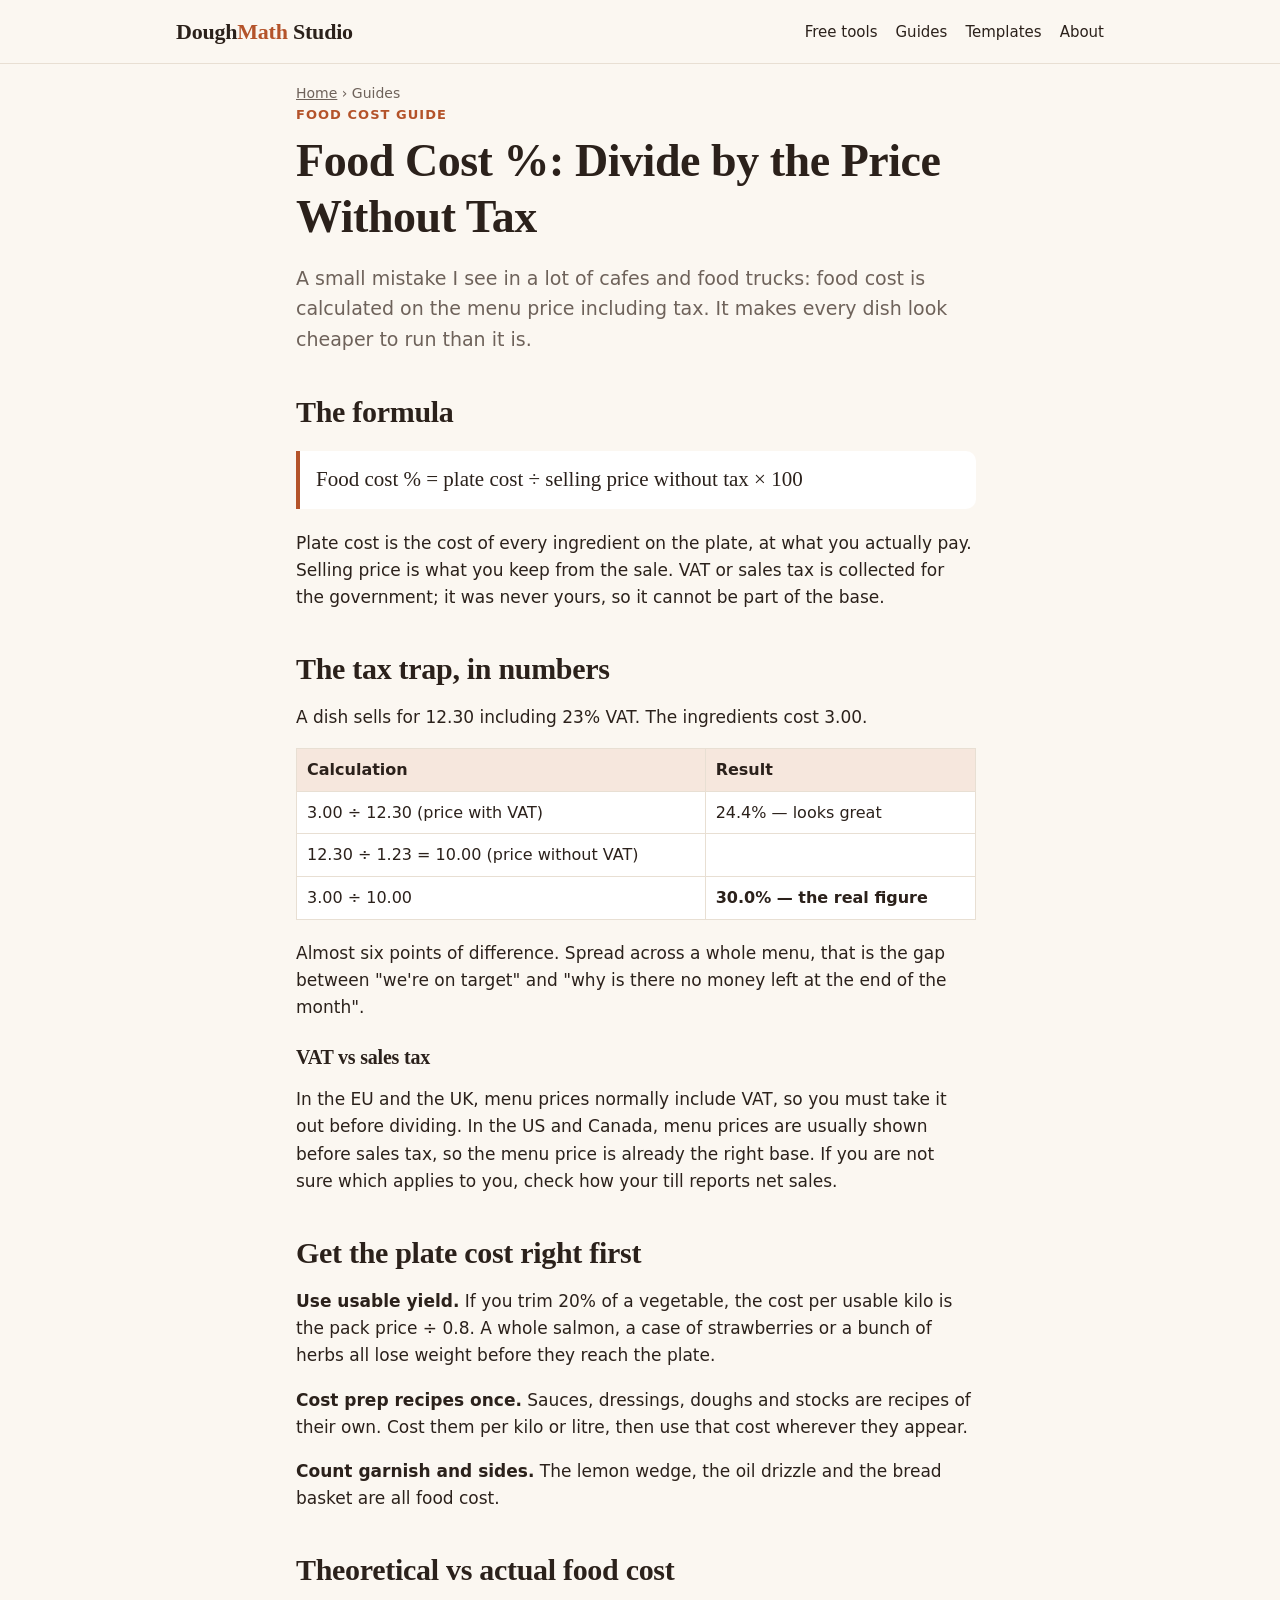
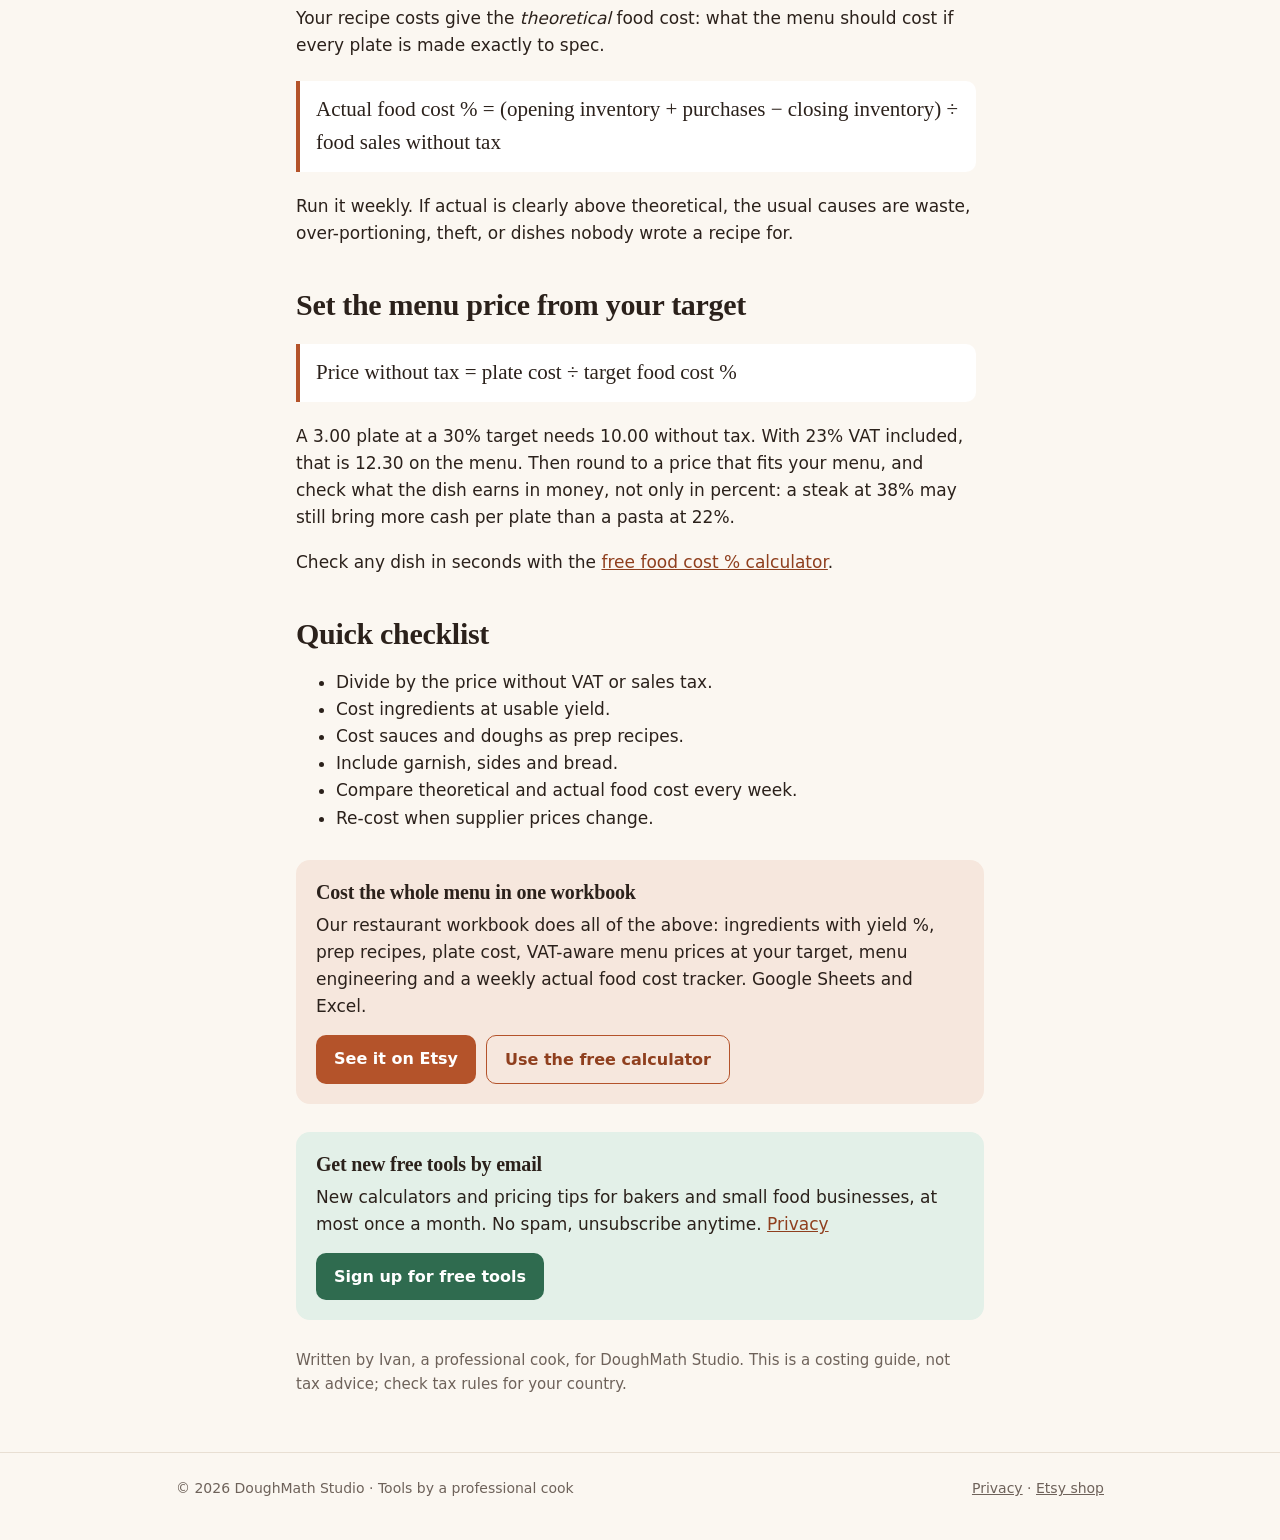
<file: guides/food-cost-percentage-with-tax/index.html>
<!doctype html>
<html lang="en">
<head>
<meta charset="utf-8">
<meta name="viewport" content="width=device-width, initial-scale=1">
<title>Food Cost Percentage: Why You Must Divide by the Price Without Tax | DoughMath Studio</title>
<meta name="description" content="How to calculate food cost % correctly for a cafe, restaurant or food truck: price without VAT or sales tax, usable yield, theoretical vs actual food cost, and how to set menu prices.">
<link rel="canonical" href="https://doughmath-studio.github.io/guides/food-cost-percentage-with-tax/">
<meta property="og:title" content="Food Cost %: Divide by the Price Without Tax">
<meta property="og:description" content="The VAT trap that makes 30% food cost look like 24%, and how to fix your menu prices.">
<meta property="og:type" content="article">
<meta property="og:url" content="https://doughmath-studio.github.io/guides/food-cost-percentage-with-tax/">
<meta property="og:image" content="https://doughmath-studio.github.io/assets/pins/pin-food-cost-tax.png">
<link rel="stylesheet" href="/assets/style.css">
<script type="application/ld+json">
{"@context":"https://schema.org","@type":"Article","headline":"Food Cost Percentage: Why You Must Divide by the Price Without Tax","datePublished":"2026-10-18","dateModified":"2026-10-18","author":{"@type":"Organization","name":"DoughMath Studio"},"publisher":{"@type":"Organization","name":"DoughMath Studio"},"mainEntityOfPage":"https://doughmath-studio.github.io/guides/food-cost-percentage-with-tax/","image":"https://doughmath-studio.github.io/assets/pins/pin-food-cost-tax.png"}
</script>
</head>
<body>
<header class="site-header"><div class="wrap"><a class="brand" href="/">Dough<span>Math</span> Studio</a><nav class="nav"><a href="/#tools">Free tools</a><a href="/#guides">Guides</a><a href="/#shop">Templates</a><a href="/about/">About</a></nav></div></header>

<main class="wrap narrow article">
<p class="crumbs"><a href="/">Home</a> › Guides</p>
<p class="kicker">Food cost guide</p>
<h1>Food Cost %: Divide by the Price Without Tax</h1>
<p class="lead">A small mistake I see in a lot of cafes and food trucks: food cost is calculated on the menu price including tax. It makes every dish look cheaper to run than it is.</p>

<h2>The formula</h2>
<p class="formula">Food cost % = plate cost ÷ selling price without tax × 100</p>
<p>Plate cost is the cost of every ingredient on the plate, at what you actually pay. Selling price is what you keep from the sale. VAT or sales tax is collected for the government; it was never yours, so it cannot be part of the base.</p>

<h2>The tax trap, in numbers</h2>
<p>A dish sells for 12.30 including 23% VAT. The ingredients cost 3.00.</p>
<table>
<tr><th>Calculation</th><th>Result</th></tr>
<tr><td>3.00 ÷ 12.30 (price with VAT)</td><td>24.4% — looks great</td></tr>
<tr><td>12.30 ÷ 1.23 = 10.00 (price without VAT)</td><td></td></tr>
<tr><td>3.00 ÷ 10.00</td><td><strong>30.0% — the real figure</strong></td></tr>
</table>
<p>Almost six points of difference. Spread across a whole menu, that is the gap between "we're on target" and "why is there no money left at the end of the month".</p>

<h3>VAT vs sales tax</h3>
<p>In the EU and the UK, menu prices normally include VAT, so you must take it out before dividing. In the US and Canada, menu prices are usually shown before sales tax, so the menu price is already the right base. If you are not sure which applies to you, check how your till reports net sales.</p>

<h2>Get the plate cost right first</h2>
<p><strong>Use usable yield.</strong> If you trim 20% of a vegetable, the cost per usable kilo is the pack price ÷ 0.8. A whole salmon, a case of strawberries or a bunch of herbs all lose weight before they reach the plate.</p>
<p><strong>Cost prep recipes once.</strong> Sauces, dressings, doughs and stocks are recipes of their own. Cost them per kilo or litre, then use that cost wherever they appear.</p>
<p><strong>Count garnish and sides.</strong> The lemon wedge, the oil drizzle and the bread basket are all food cost.</p>

<h2>Theoretical vs actual food cost</h2>
<p>Your recipe costs give the <em>theoretical</em> food cost: what the menu should cost if every plate is made exactly to spec.</p>
<p class="formula">Actual food cost % = (opening inventory + purchases − closing inventory) ÷ food sales without tax</p>
<p>Run it weekly. If actual is clearly above theoretical, the usual causes are waste, over-portioning, theft, or dishes nobody wrote a recipe for.</p>

<h2>Set the menu price from your target</h2>
<p class="formula">Price without tax = plate cost ÷ target food cost %</p>
<p>A 3.00 plate at a 30% target needs 10.00 without tax. With 23% VAT included, that is 12.30 on the menu. Then round to a price that fits your menu, and check what the dish earns in money, not only in percent: a steak at 38% may still bring more cash per plate than a pasta at 22%.</p>
<p>Check any dish in seconds with the <a href="/tools/food-cost-calculator/">free food cost % calculator</a>.</p>

<h2>Quick checklist</h2>
<ul>
<li>Divide by the price without VAT or sales tax.</li>
<li>Cost ingredients at usable yield.</li>
<li>Cost sauces and doughs as prep recipes.</li>
<li>Include garnish, sides and bread.</li>
<li>Compare theoretical and actual food cost every week.</li>
<li>Re-cost when supplier prices change.</li>
</ul>

<div class="cta">
  <h3>Cost the whole menu in one workbook</h3>
  <p>Our restaurant workbook does all of the above: ingredients with yield %, prep recipes, plate cost, VAT-aware menu prices at your target, menu engineering and a weekly actual food cost tracker. Google Sheets and Excel.</p>
  <div class="btns">
    <a class="btn" href="https://www.etsy.com/listing/4591988033">See it on Etsy</a>
    <a class="btn secondary" href="/tools/food-cost-calculator/">Use the free calculator</a>
  </div>
</div>

<section class="cta" style="background:var(--herb-soft)">
  <h3>Get new free tools by email</h3>
  <p>New calculators and pricing tips for bakers and small food businesses, at most once a month. No spam, unsubscribe anytime. <a href="/privacy/">Privacy</a></p>
  <div class="btns"><a class="btn" style="background:var(--herb)" href="https://docs.google.com/forms/d/e/1FAIpQLSdGNhBHjq77XRkeylev6x1t_Ee0TYMZSW57gnel0fp2LGDk5w/viewform" target="_blank" rel="noopener">Sign up for free tools</a></div>
</section>

<p style="color:var(--muted);font-size:15px">Written by Ivan, a professional cook, for DoughMath Studio. This is a costing guide, not tax advice; check tax rules for your country.</p>
</main>

<footer class="site-footer"><div class="wrap"><span>© 2026 DoughMath Studio · Tools by a professional cook</span><span><a href="/privacy/">Privacy</a> · <a href="https://doughmathstudio.etsy.com">Etsy shop</a></span></div></footer>
</body>
</html>
</file>
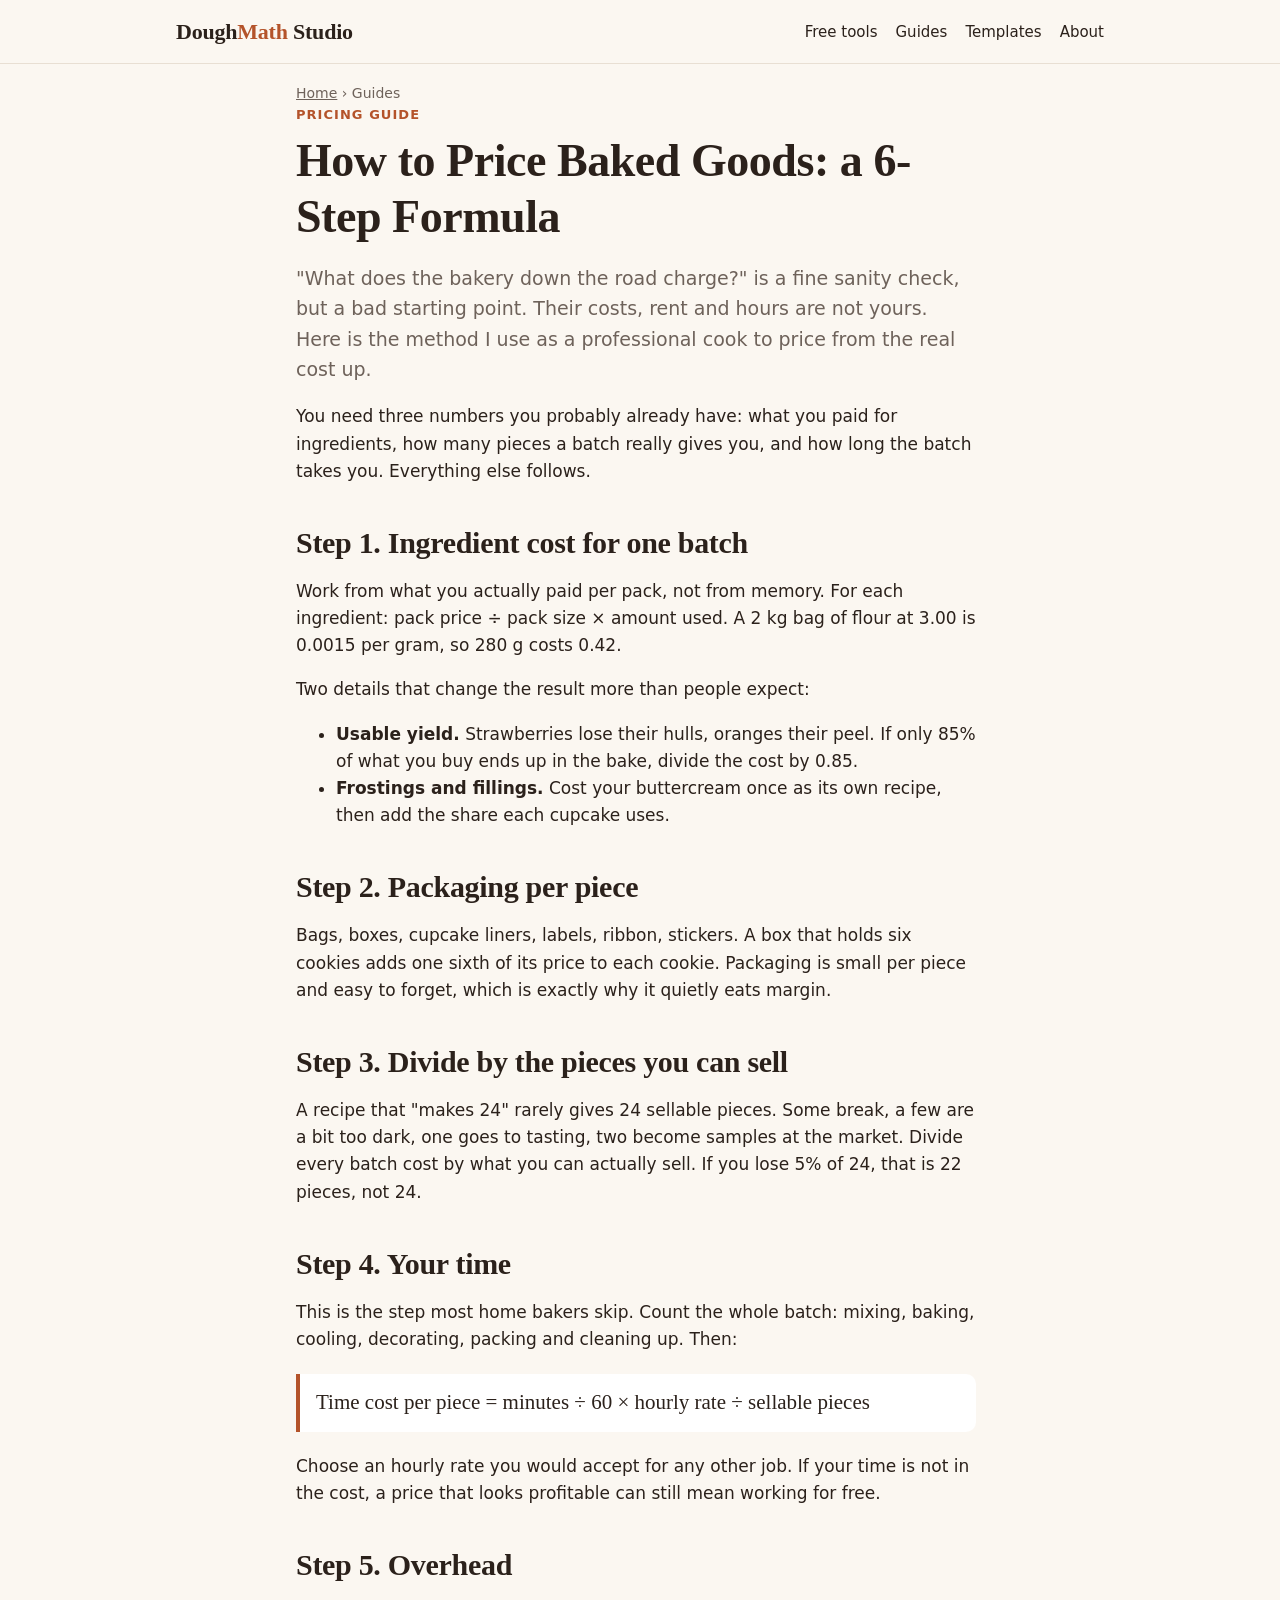
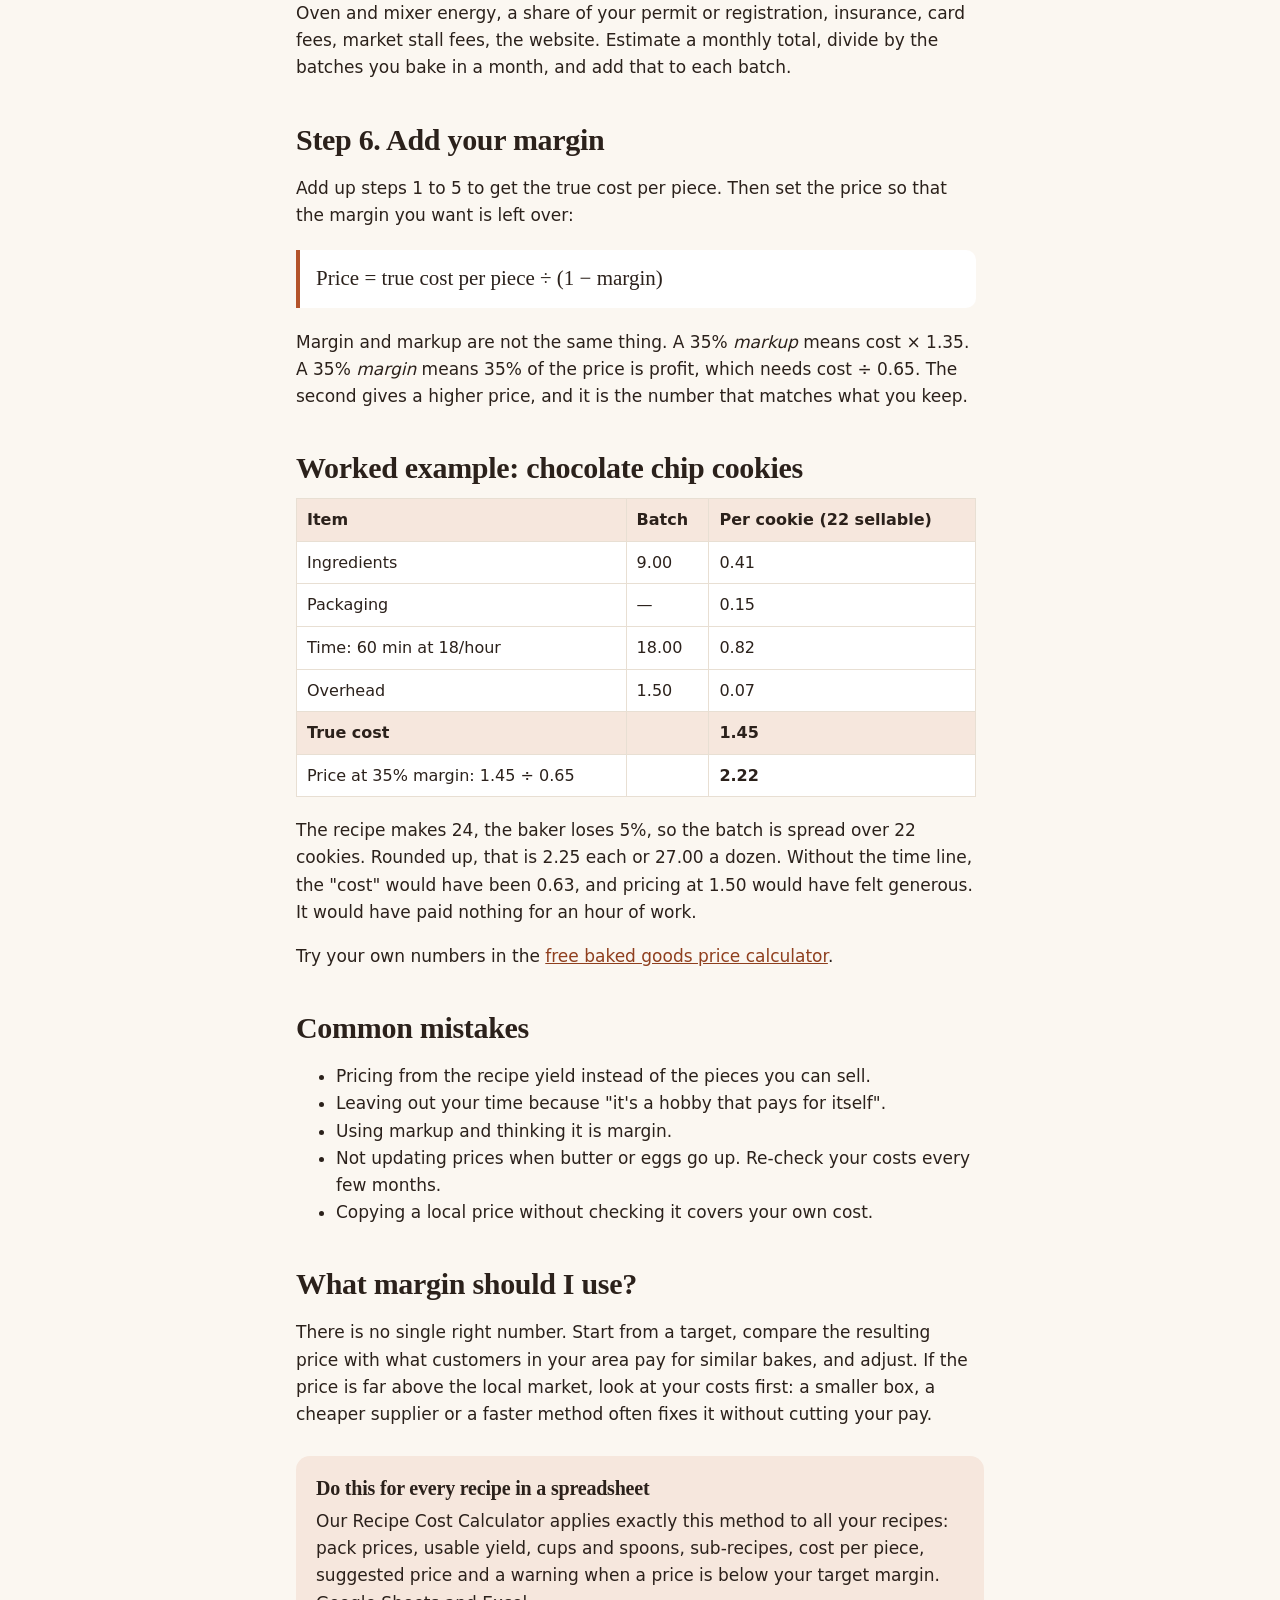
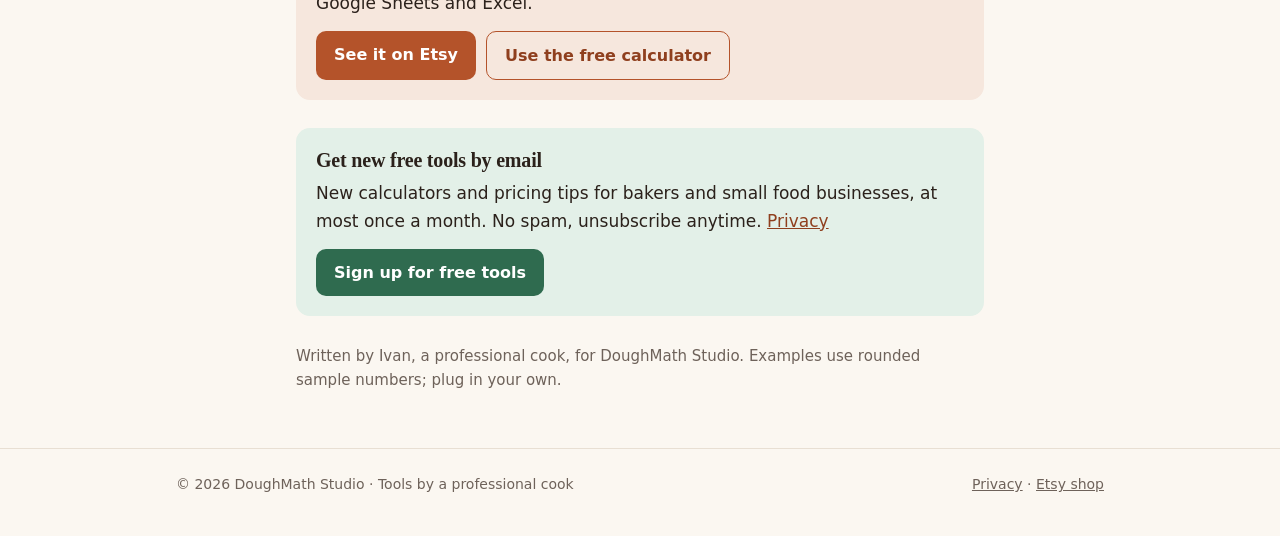
<file: guides/how-to-price-baked-goods/index.html>
<!doctype html>
<html lang="en">
<head>
<meta charset="utf-8">
<meta name="viewport" content="width=device-width, initial-scale=1">
<title>How to Price Baked Goods: A 6-Step Formula With a Worked Example | DoughMath Studio</title>
<meta name="description" content="A simple, honest method to price cookies, cupcakes and cakes from home: ingredients, packaging, sellable pieces, your time, overhead and margin, with a worked example.">
<link rel="canonical" href="https://doughmath-studio.github.io/guides/how-to-price-baked-goods/">
<meta property="og:title" content="How to Price Baked Goods: a 6-Step Formula">
<meta property="og:description" content="Price cookies, cupcakes and cakes from their true cost, including your time.">
<meta property="og:type" content="article">
<meta property="og:url" content="https://doughmath-studio.github.io/guides/how-to-price-baked-goods/">
<meta property="og:image" content="https://doughmath-studio.github.io/assets/pins/pin-pricing-guide.png">
<link rel="stylesheet" href="/assets/style.css">
<script type="application/ld+json">
{"@context":"https://schema.org","@type":"Article","headline":"How to Price Baked Goods: A 6-Step Formula With a Worked Example","datePublished":"2026-10-18","dateModified":"2026-10-18","author":{"@type":"Organization","name":"DoughMath Studio"},"publisher":{"@type":"Organization","name":"DoughMath Studio"},"mainEntityOfPage":"https://doughmath-studio.github.io/guides/how-to-price-baked-goods/","image":"https://doughmath-studio.github.io/assets/pins/pin-pricing-guide.png"}
</script>
</head>
<body>
<header class="site-header"><div class="wrap"><a class="brand" href="/">Dough<span>Math</span> Studio</a><nav class="nav"><a href="/#tools">Free tools</a><a href="/#guides">Guides</a><a href="/#shop">Templates</a><a href="/about/">About</a></nav></div></header>

<main class="wrap narrow article">
<p class="crumbs"><a href="/">Home</a> › Guides</p>
<p class="kicker">Pricing guide</p>
<h1>How to Price Baked Goods: a 6-Step Formula</h1>
<p class="lead">"What does the bakery down the road charge?" is a fine sanity check, but a bad starting point. Their costs, rent and hours are not yours. Here is the method I use as a professional cook to price from the real cost up.</p>

<p>You need three numbers you probably already have: what you paid for ingredients, how many pieces a batch really gives you, and how long the batch takes you. Everything else follows.</p>

<h2>Step 1. Ingredient cost for one batch</h2>
<p>Work from what you actually paid per pack, not from memory. For each ingredient: pack price ÷ pack size × amount used. A 2 kg bag of flour at 3.00 is 0.0015 per gram, so 280 g costs 0.42.</p>
<p>Two details that change the result more than people expect:</p>
<ul>
<li><strong>Usable yield.</strong> Strawberries lose their hulls, oranges their peel. If only 85% of what you buy ends up in the bake, divide the cost by 0.85.</li>
<li><strong>Frostings and fillings.</strong> Cost your buttercream once as its own recipe, then add the share each cupcake uses.</li>
</ul>

<h2>Step 2. Packaging per piece</h2>
<p>Bags, boxes, cupcake liners, labels, ribbon, stickers. A box that holds six cookies adds one sixth of its price to each cookie. Packaging is small per piece and easy to forget, which is exactly why it quietly eats margin.</p>

<h2>Step 3. Divide by the pieces you can sell</h2>
<p>A recipe that "makes 24" rarely gives 24 sellable pieces. Some break, a few are a bit too dark, one goes to tasting, two become samples at the market. Divide every batch cost by what you can actually sell. If you lose 5% of 24, that is 22 pieces, not 24.</p>

<h2>Step 4. Your time</h2>
<p>This is the step most home bakers skip. Count the whole batch: mixing, baking, cooling, decorating, packing and cleaning up. Then:</p>
<p class="formula">Time cost per piece = minutes ÷ 60 × hourly rate ÷ sellable pieces</p>
<p>Choose an hourly rate you would accept for any other job. If your time is not in the cost, a price that looks profitable can still mean working for free.</p>

<h2>Step 5. Overhead</h2>
<p>Oven and mixer energy, a share of your permit or registration, insurance, card fees, market stall fees, the website. Estimate a monthly total, divide by the batches you bake in a month, and add that to each batch.</p>

<h2>Step 6. Add your margin</h2>
<p>Add up steps 1 to 5 to get the true cost per piece. Then set the price so that the margin you want is left over:</p>
<p class="formula">Price = true cost per piece ÷ (1 − margin)</p>
<p>Margin and markup are not the same thing. A 35% <em>markup</em> means cost × 1.35. A 35% <em>margin</em> means 35% of the price is profit, which needs cost ÷ 0.65. The second gives a higher price, and it is the number that matches what you keep.</p>

<h2>Worked example: chocolate chip cookies</h2>
<table>
<tr><th>Item</th><th>Batch</th><th>Per cookie (22 sellable)</th></tr>
<tr><td>Ingredients</td><td>9.00</td><td>0.41</td></tr>
<tr><td>Packaging</td><td>—</td><td>0.15</td></tr>
<tr><td>Time: 60 min at 18/hour</td><td>18.00</td><td>0.82</td></tr>
<tr><td>Overhead</td><td>1.50</td><td>0.07</td></tr>
<tr><th>True cost</th><th></th><th>1.45</th></tr>
<tr><td>Price at 35% margin: 1.45 ÷ 0.65</td><td></td><td><strong>2.22</strong></td></tr>
</table>
<p>The recipe makes 24, the baker loses 5%, so the batch is spread over 22 cookies. Rounded up, that is 2.25 each or 27.00 a dozen. Without the time line, the "cost" would have been 0.63, and pricing at 1.50 would have felt generous. It would have paid nothing for an hour of work.</p>
<p>Try your own numbers in the <a href="/tools/baking-price-calculator/">free baked goods price calculator</a>.</p>

<h2>Common mistakes</h2>
<ul>
<li>Pricing from the recipe yield instead of the pieces you can sell.</li>
<li>Leaving out your time because "it's a hobby that pays for itself".</li>
<li>Using markup and thinking it is margin.</li>
<li>Not updating prices when butter or eggs go up. Re-check your costs every few months.</li>
<li>Copying a local price without checking it covers your own cost.</li>
</ul>

<h2>What margin should I use?</h2>
<p>There is no single right number. Start from a target, compare the resulting price with what customers in your area pay for similar bakes, and adjust. If the price is far above the local market, look at your costs first: a smaller box, a cheaper supplier or a faster method often fixes it without cutting your pay.</p>

<div class="cta">
  <h3>Do this for every recipe in a spreadsheet</h3>
  <p>Our Recipe Cost Calculator applies exactly this method to all your recipes: pack prices, usable yield, cups and spoons, sub-recipes, cost per piece, suggested price and a warning when a price is below your target margin. Google Sheets and Excel.</p>
  <div class="btns">
    <a class="btn" href="https://www.etsy.com/listing/4591782333">See it on Etsy</a>
    <a class="btn secondary" href="/tools/baking-price-calculator/">Use the free calculator</a>
  </div>
</div>

<section class="cta" style="background:var(--herb-soft)">
  <h3>Get new free tools by email</h3>
  <p>New calculators and pricing tips for bakers and small food businesses, at most once a month. No spam, unsubscribe anytime. <a href="/privacy/">Privacy</a></p>
  <div class="btns"><a class="btn" style="background:var(--herb)" href="https://docs.google.com/forms/d/e/1FAIpQLSdGNhBHjq77XRkeylev6x1t_Ee0TYMZSW57gnel0fp2LGDk5w/viewform" target="_blank" rel="noopener">Sign up for free tools</a></div>
</section>

<p style="color:var(--muted);font-size:15px">Written by Ivan, a professional cook, for DoughMath Studio. Examples use rounded sample numbers; plug in your own.</p>
</main>

<footer class="site-footer"><div class="wrap"><span>© 2026 DoughMath Studio · Tools by a professional cook</span><span><a href="/privacy/">Privacy</a> · <a href="https://doughmathstudio.etsy.com">Etsy shop</a></span></div></footer>
</body>
</html>
</file>
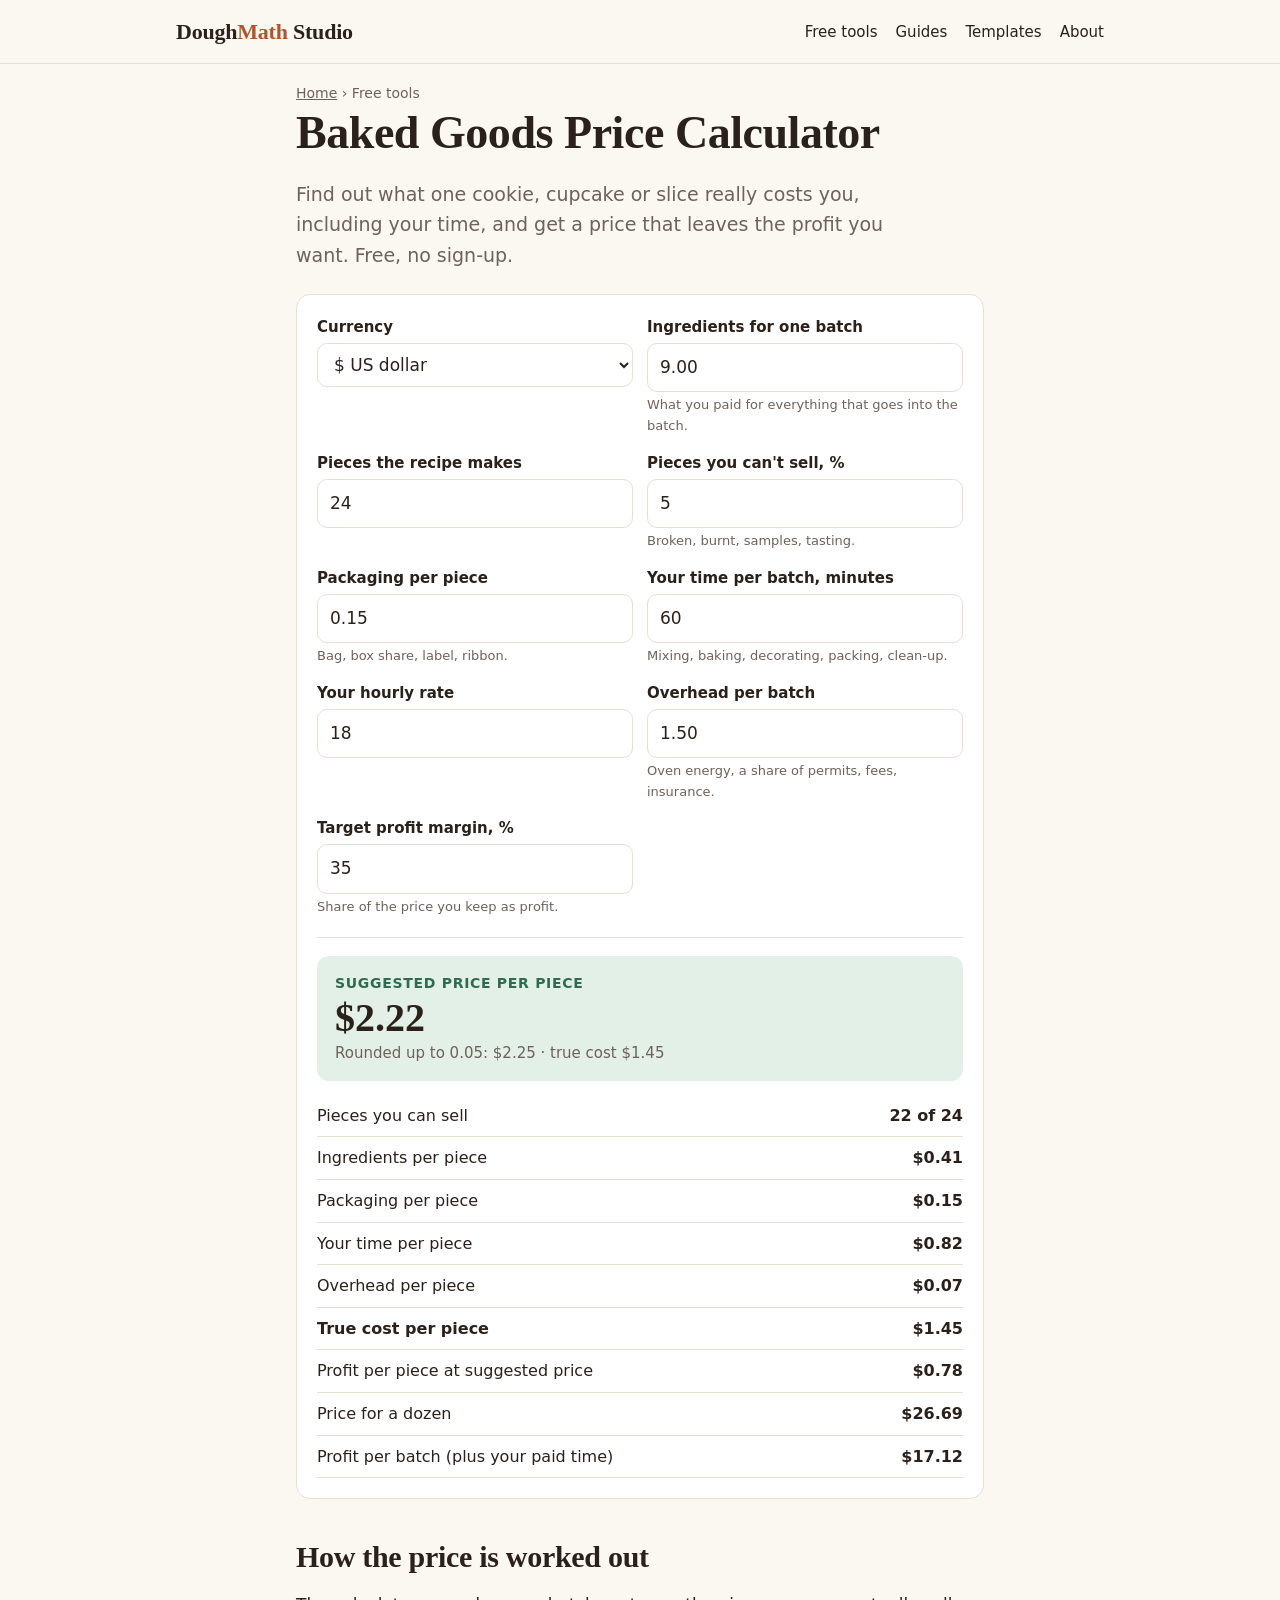
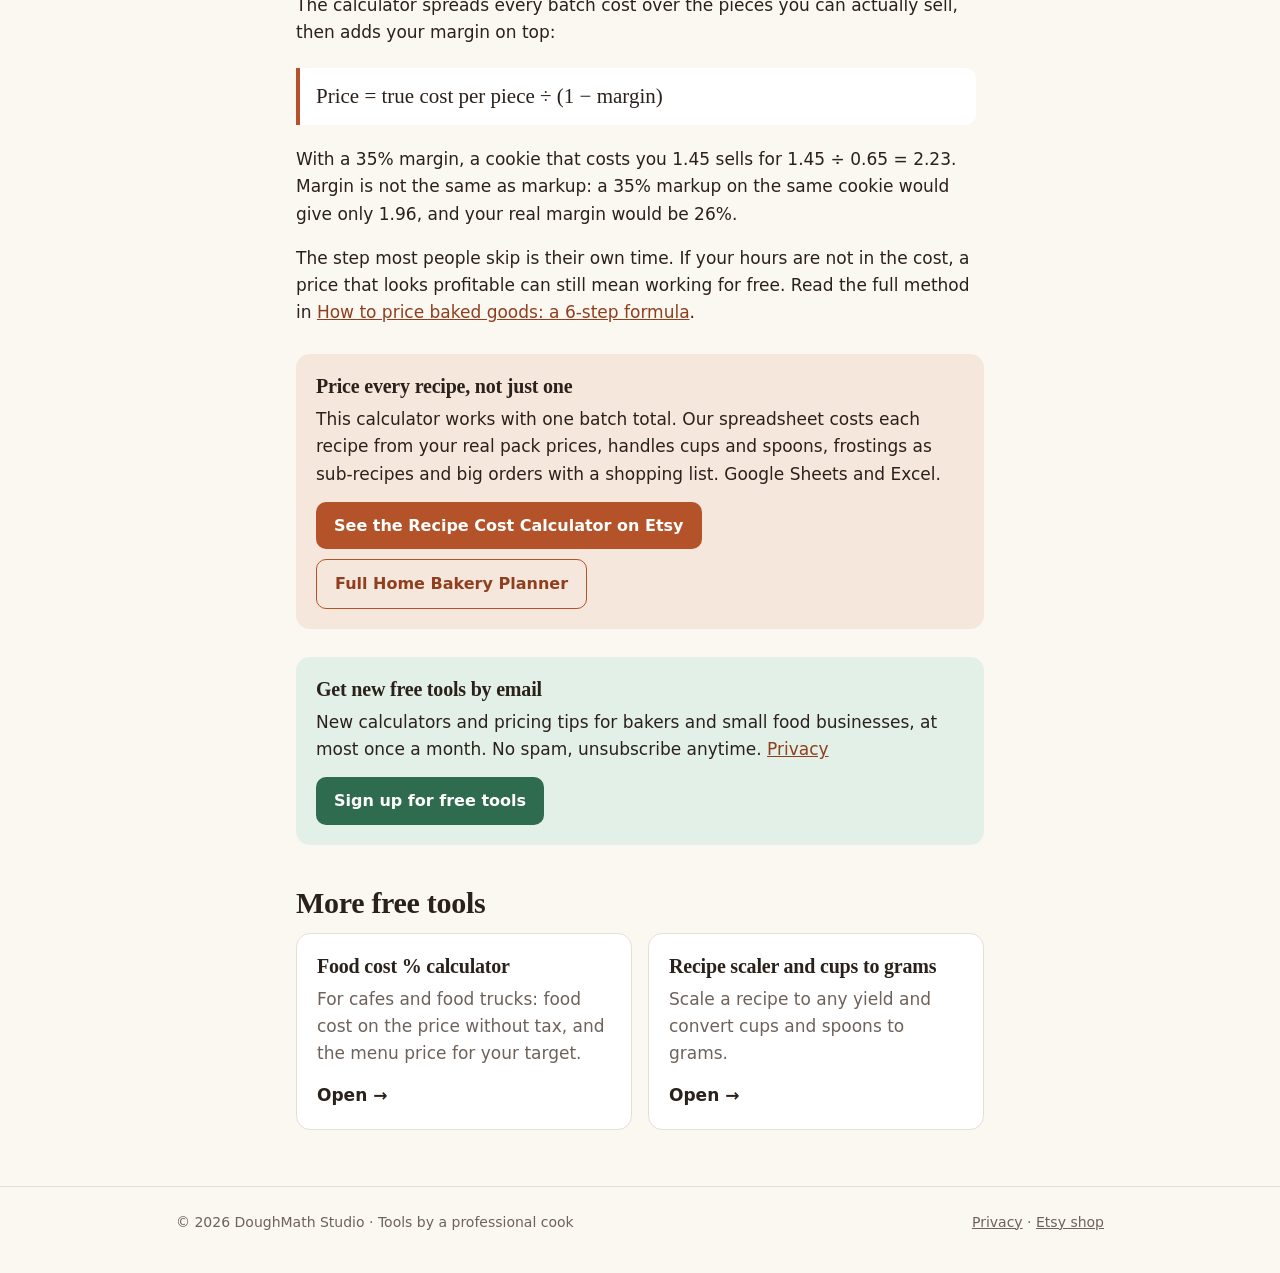
<file: tools/baking-price-calculator/index.html>
<!doctype html>
<html lang="en">
<head>
<meta charset="utf-8">
<meta name="viewport" content="width=device-width, initial-scale=1">
<title>Baked Goods Price Calculator (Free) – Cost per Piece and Suggested Price | DoughMath Studio</title>
<meta name="description" content="Free calculator for home bakers: add ingredients, packaging, your time and overhead to get your real cost per cookie, cupcake or slice and a suggested price at your target margin.">
<link rel="canonical" href="https://doughmath-studio.github.io/tools/baking-price-calculator/">
<meta property="og:title" content="Free Baked Goods Price Calculator">
<meta property="og:description" content="Real cost per piece and a suggested price at your target margin, in one minute.">
<meta property="og:type" content="website">
<meta property="og:url" content="https://doughmath-studio.github.io/tools/baking-price-calculator/">
<meta property="og:image" content="https://doughmath-studio.github.io/assets/pins/pin-price-calculator.png">
<link rel="stylesheet" href="/assets/style.css">
<script type="application/ld+json">
{"@context":"https://schema.org","@type":"WebApplication","name":"Baked Goods Price Calculator","applicationCategory":"BusinessApplication","operatingSystem":"Any","offers":{"@type":"Offer","price":"0","priceCurrency":"USD"},"url":"https://doughmath-studio.github.io/tools/baking-price-calculator/","publisher":{"@type":"Organization","name":"DoughMath Studio"}}
</script>
</head>
<body>
<header class="site-header"><div class="wrap"><a class="brand" href="/">Dough<span>Math</span> Studio</a><nav class="nav"><a href="/#tools">Free tools</a><a href="/#guides">Guides</a><a href="/#shop">Templates</a><a href="/about/">About</a></nav></div></header>

<main class="wrap narrow">
<p class="crumbs"><a href="/">Home</a> › Free tools</p>
<h1>Baked Goods Price Calculator</h1>
<p class="lead">Find out what one cookie, cupcake or slice really costs you, including your time, and get a price that leaves the profit you want. Free, no sign-up.</p>

<section class="calc" aria-label="Price calculator">
  <div class="fields">
    <div class="field">
      <label for="cur">Currency</label>
      <select id="cur"><option value="$">$ US dollar</option><option value="€">€ Euro</option><option value="£">£ Pound</option><option value="C$">C$ Canadian dollar</option><option value="A$">A$ Australian dollar</option><option value="zł">zł Złoty</option></select>
    </div>
    <div class="field">
      <label for="ing">Ingredients for one batch</label>
      <input id="ing" type="number" inputmode="decimal" min="0" step="0.01" value="9.00">
      <span class="hint">What you paid for everything that goes into the batch.</span>
    </div>
    <div class="field">
      <label for="pcs">Pieces the recipe makes</label>
      <input id="pcs" type="number" inputmode="numeric" min="1" step="1" value="24">
    </div>
    <div class="field">
      <label for="loss">Pieces you can't sell, %</label>
      <input id="loss" type="number" inputmode="decimal" min="0" max="90" step="1" value="5">
      <span class="hint">Broken, burnt, samples, tasting.</span>
    </div>
    <div class="field">
      <label for="pack">Packaging per piece</label>
      <input id="pack" type="number" inputmode="decimal" min="0" step="0.01" value="0.15">
      <span class="hint">Bag, box share, label, ribbon.</span>
    </div>
    <div class="field">
      <label for="mins">Your time per batch, minutes</label>
      <input id="mins" type="number" inputmode="numeric" min="0" step="5" value="60">
      <span class="hint">Mixing, baking, decorating, packing, clean-up.</span>
    </div>
    <div class="field">
      <label for="rate">Your hourly rate</label>
      <input id="rate" type="number" inputmode="decimal" min="0" step="0.5" value="18">
    </div>
    <div class="field">
      <label for="ovh">Overhead per batch</label>
      <input id="ovh" type="number" inputmode="decimal" min="0" step="0.05" value="1.50">
      <span class="hint">Oven energy, a share of permits, fees, insurance.</span>
    </div>
    <div class="field">
      <label for="margin">Target profit margin, %</label>
      <input id="margin" type="number" inputmode="decimal" min="0" max="90" step="1" value="35">
      <span class="hint">Share of the price you keep as profit.</span>
    </div>
  </div>

  <div class="results" aria-live="polite">
    <div class="result-main">
      <div class="label">Suggested price per piece</div>
      <div class="value" id="price">–</div>
      <div class="sub" id="priceSub"></div>
    </div>
    <table class="result-table">
      <tr><td>Pieces you can sell</td><td id="sell">–</td></tr>
      <tr><td>Ingredients per piece</td><td id="cIng">–</td></tr>
      <tr><td>Packaging per piece</td><td id="cPack">–</td></tr>
      <tr><td>Your time per piece</td><td id="cTime">–</td></tr>
      <tr><td>Overhead per piece</td><td id="cOvh">–</td></tr>
      <tr><td><strong>True cost per piece</strong></td><td id="cost">–</td></tr>
      <tr><td>Profit per piece at suggested price</td><td id="profit">–</td></tr>
      <tr><td>Price for a dozen</td><td id="dozen">–</td></tr>
      <tr><td>Profit per batch (plus your paid time)</td><td id="batchProfit">–</td></tr>
    </table>
    <div class="note" id="note" hidden></div>
  </div>
</section>

<h2>How the price is worked out</h2>
<p>The calculator spreads every batch cost over the pieces you can actually sell, then adds your margin on top:</p>
<p class="formula">Price = true cost per piece ÷ (1 − margin)</p>
<p>With a 35% margin, a cookie that costs you 1.45 sells for 1.45 ÷ 0.65 = 2.23. Margin is not the same as markup: a 35% markup on the same cookie would give only 1.96, and your real margin would be 26%.</p>
<p>The step most people skip is their own time. If your hours are not in the cost, a price that looks profitable can still mean working for free. Read the full method in <a href="/guides/how-to-price-baked-goods/">How to price baked goods: a 6-step formula</a>.</p>

<div class="cta">
  <h3>Price every recipe, not just one</h3>
  <p>This calculator works with one batch total. Our spreadsheet costs each recipe from your real pack prices, handles cups and spoons, frostings as sub-recipes and big orders with a shopping list. Google Sheets and Excel.</p>
  <div class="btns">
    <a class="btn" href="https://www.etsy.com/listing/4591782333">See the Recipe Cost Calculator on Etsy</a>
    <a class="btn secondary" href="https://www.etsy.com/listing/4591860096">Full Home Bakery Planner</a>
  </div>
</div>

<section class="cta" style="background:var(--herb-soft)">
  <h3>Get new free tools by email</h3>
  <p>New calculators and pricing tips for bakers and small food businesses, at most once a month. No spam, unsubscribe anytime. <a href="/privacy/">Privacy</a></p>
  <div class="btns"><a class="btn" style="background:var(--herb)" href="https://docs.google.com/forms/d/e/1FAIpQLSdGNhBHjq77XRkeylev6x1t_Ee0TYMZSW57gnel0fp2LGDk5w/viewform" target="_blank" rel="noopener">Sign up for free tools</a></div>
</section>

<h2>More free tools</h2>
<div class="grid">
  <a class="card" href="/tools/food-cost-calculator/" style="text-decoration:none;color:inherit"><h3>Food cost % calculator</h3><p>For cafes and food trucks: food cost on the price without tax, and the menu price for your target.</p><span class="more">Open →</span></a>
  <a class="card" href="/tools/recipe-scaler/" style="text-decoration:none;color:inherit"><h3>Recipe scaler and cups to grams</h3><p>Scale a recipe to any yield and convert cups and spoons to grams.</p><span class="more">Open →</span></a>
</div>
</main>

<footer class="site-footer"><div class="wrap"><span>© 2026 DoughMath Studio · Tools by a professional cook</span><span><a href="/privacy/">Privacy</a> · <a href="https://doughmathstudio.etsy.com">Etsy shop</a></span></div></footer>

<script>
(function () {
  var ids = ["cur","ing","pcs","loss","pack","mins","rate","ovh","margin"];
  var el = {};
  ids.forEach(function (id) { el[id] = document.getElementById(id); });
  function num(id) { var v = parseFloat(String(el[id].value).replace(",", ".")); return isFinite(v) ? v : 0; }
  function money(v) {
    var c = el.cur.value;
    var s = v.toFixed(2);
    return c === "zł" ? s + " zł" : c + s;
  }
  function set(id, txt) { document.getElementById(id).textContent = txt; }
  function calc() {
    var ing = Math.max(0, num("ing")), pcs = Math.floor(num("pcs")), loss = num("loss"),
        pack = Math.max(0, num("pack")), mins = Math.max(0, num("mins")), rate = Math.max(0, num("rate")),
        ovh = Math.max(0, num("ovh")), margin = num("margin");
    var note = document.getElementById("note");
    note.hidden = true;
    if (pcs < 1) { set("price", "–"); set("priceSub", "Enter how many pieces the recipe makes."); return; }
    if (margin < 0 || margin >= 95) { set("price", "–"); set("priceSub", "Margin must be between 0 and 94%."); return; }
    loss = Math.min(Math.max(loss, 0), 90);
    var sell = Math.max(1, Math.floor(pcs * (1 - loss / 100)));
    var cIng = ing / sell, cTime = (mins / 60 * rate) / sell, cOvh = ovh / sell;
    var cost = cIng + pack + cTime + cOvh;
    var price = cost / (1 - margin / 100);
    var rounded = Math.ceil(price * 20 - 1e-9) / 20;
    set("price", money(price));
    set("priceSub", "Rounded up to 0.05: " + money(rounded) + " · true cost " + money(cost));
    set("sell", sell + " of " + pcs);
    set("cIng", money(cIng)); set("cPack", money(pack)); set("cTime", money(cTime)); set("cOvh", money(cOvh));
    set("cost", money(cost)); set("profit", money(price - cost));
    set("dozen", money(price * 12));
    set("batchProfit", money((price - cost) * sell));
    if (rate === 0) { note.textContent = "Your hourly rate is 0, so your time is not paid. Add a rate to see a price that pays you."; note.hidden = false; }
  }
  ids.forEach(function (id) { el[id].addEventListener("input", calc); el[id].addEventListener("change", calc); });
  calc();
})();
</script>
</body>
</html>
</file>
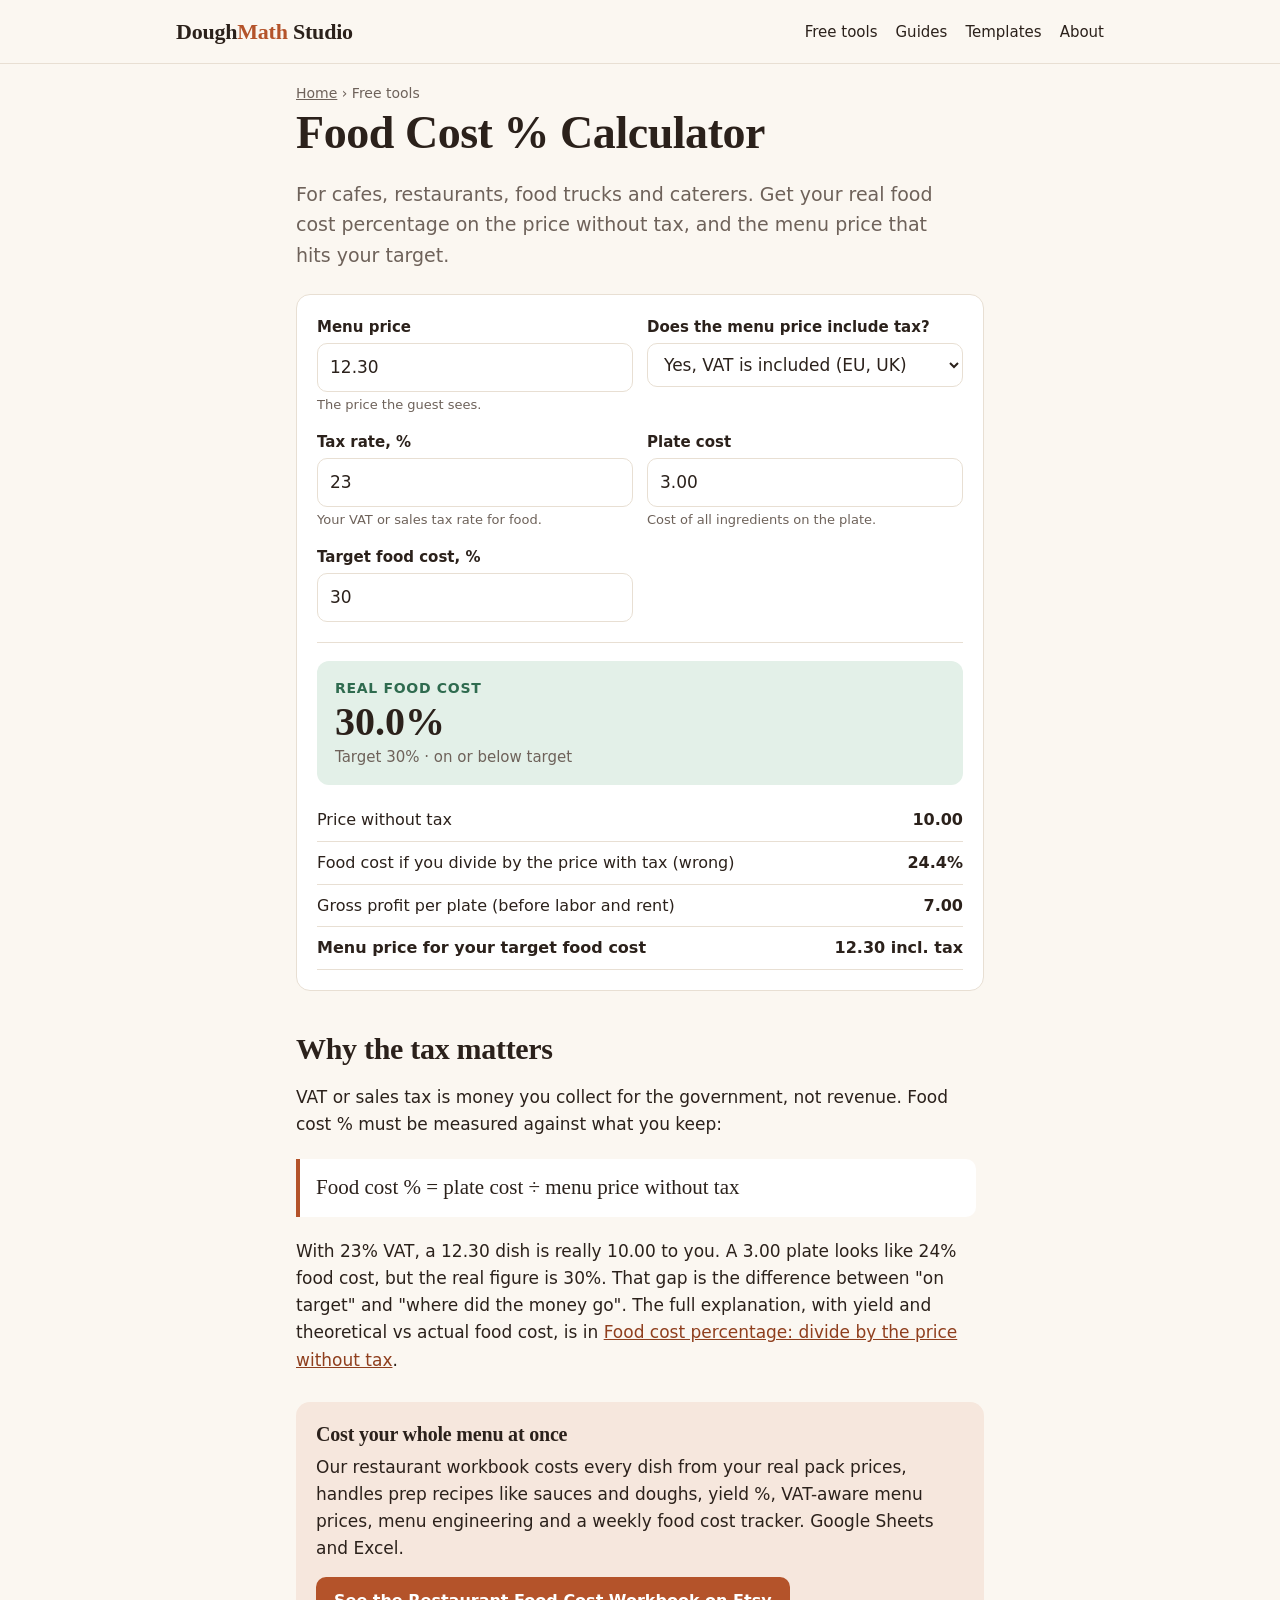
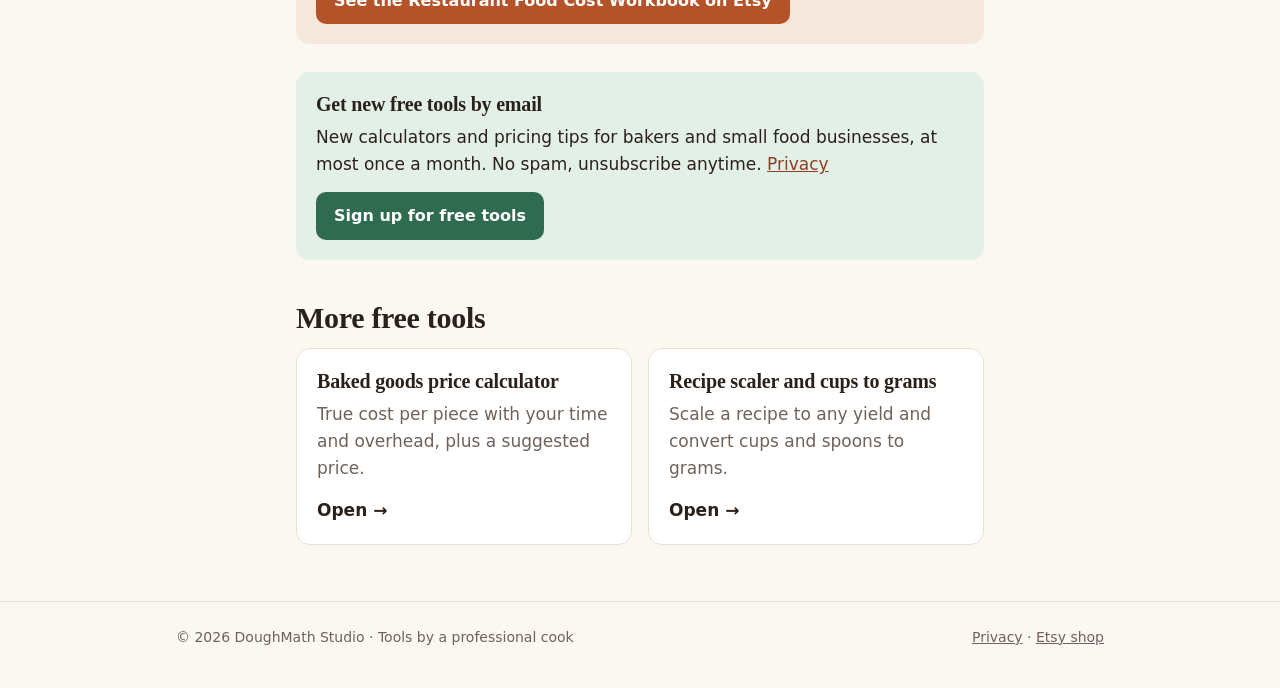
<file: tools/food-cost-calculator/index.html>
<!doctype html>
<html lang="en">
<head>
<meta charset="utf-8">
<meta name="viewport" content="width=device-width, initial-scale=1">
<title>Food Cost Percentage Calculator With VAT or Sales Tax (Free) | DoughMath Studio</title>
<meta name="description" content="Free food cost % calculator for cafes, restaurants and food trucks. Works out food cost on the price without VAT or sales tax and the menu price you need for your target food cost.">
<link rel="canonical" href="https://doughmath-studio.github.io/tools/food-cost-calculator/">
<meta property="og:title" content="Free Food Cost % Calculator (VAT-aware)">
<meta property="og:description" content="Real food cost % on the price without tax, and the menu price for your target.">
<meta property="og:type" content="website">
<meta property="og:url" content="https://doughmath-studio.github.io/tools/food-cost-calculator/">
<meta property="og:image" content="https://doughmath-studio.github.io/assets/pins/pin-food-cost-tax.png">
<link rel="stylesheet" href="/assets/style.css">
<script type="application/ld+json">
{"@context":"https://schema.org","@type":"WebApplication","name":"Food Cost Percentage Calculator","applicationCategory":"BusinessApplication","operatingSystem":"Any","offers":{"@type":"Offer","price":"0","priceCurrency":"USD"},"url":"https://doughmath-studio.github.io/tools/food-cost-calculator/","publisher":{"@type":"Organization","name":"DoughMath Studio"}}
</script>
</head>
<body>
<header class="site-header"><div class="wrap"><a class="brand" href="/">Dough<span>Math</span> Studio</a><nav class="nav"><a href="/#tools">Free tools</a><a href="/#guides">Guides</a><a href="/#shop">Templates</a><a href="/about/">About</a></nav></div></header>

<main class="wrap narrow">
<p class="crumbs"><a href="/">Home</a> › Free tools</p>
<h1>Food Cost % Calculator</h1>
<p class="lead">For cafes, restaurants, food trucks and caterers. Get your real food cost percentage on the price without tax, and the menu price that hits your target.</p>

<section class="calc" aria-label="Food cost calculator">
  <div class="fields">
    <div class="field">
      <label for="price">Menu price</label>
      <input id="price" type="number" inputmode="decimal" min="0" step="0.01" value="12.30">
      <span class="hint">The price the guest sees.</span>
    </div>
    <div class="field">
      <label for="incl">Does the menu price include tax?</label>
      <select id="incl">
        <option value="yes">Yes, VAT is included (EU, UK)</option>
        <option value="no">No, tax is added at checkout (US, Canada)</option>
      </select>
    </div>
    <div class="field">
      <label for="tax">Tax rate, %</label>
      <input id="tax" type="number" inputmode="decimal" min="0" max="50" step="0.5" value="23">
      <span class="hint">Your VAT or sales tax rate for food.</span>
    </div>
    <div class="field">
      <label for="plate">Plate cost</label>
      <input id="plate" type="number" inputmode="decimal" min="0" step="0.01" value="3.00">
      <span class="hint">Cost of all ingredients on the plate.</span>
    </div>
    <div class="field">
      <label for="target">Target food cost, %</label>
      <input id="target" type="number" inputmode="decimal" min="1" max="90" step="1" value="30">
    </div>
  </div>

  <div class="results" aria-live="polite">
    <div class="result-main">
      <div class="label">Real food cost</div>
      <div class="value" id="fc">–</div>
      <div class="sub" id="fcSub"></div>
    </div>
    <table class="result-table">
      <tr><td>Price without tax</td><td id="net">–</td></tr>
      <tr id="naiveRow"><td>Food cost if you divide by the price with tax (wrong)</td><td id="naive">–</td></tr>
      <tr><td>Gross profit per plate (before labor and rent)</td><td id="gp">–</td></tr>
      <tr><td><strong>Menu price for your target food cost</strong></td><td id="sugg">–</td></tr>
    </table>
    <div class="note" id="note" hidden></div>
  </div>
</section>

<h2>Why the tax matters</h2>
<p>VAT or sales tax is money you collect for the government, not revenue. Food cost % must be measured against what you keep:</p>
<p class="formula">Food cost % = plate cost ÷ menu price without tax</p>
<p>With 23% VAT, a 12.30 dish is really 10.00 to you. A 3.00 plate looks like 24% food cost, but the real figure is 30%. That gap is the difference between "on target" and "where did the money go". The full explanation, with yield and theoretical vs actual food cost, is in <a href="/guides/food-cost-percentage-with-tax/">Food cost percentage: divide by the price without tax</a>.</p>

<div class="cta">
  <h3>Cost your whole menu at once</h3>
  <p>Our restaurant workbook costs every dish from your real pack prices, handles prep recipes like sauces and doughs, yield %, VAT-aware menu prices, menu engineering and a weekly food cost tracker. Google Sheets and Excel.</p>
  <div class="btns">
    <a class="btn" href="https://www.etsy.com/listing/4591988033">See the Restaurant Food Cost Workbook on Etsy</a>
  </div>
</div>

<section class="cta" style="background:var(--herb-soft)">
  <h3>Get new free tools by email</h3>
  <p>New calculators and pricing tips for bakers and small food businesses, at most once a month. No spam, unsubscribe anytime. <a href="/privacy/">Privacy</a></p>
  <div class="btns"><a class="btn" style="background:var(--herb)" href="https://docs.google.com/forms/d/e/1FAIpQLSdGNhBHjq77XRkeylev6x1t_Ee0TYMZSW57gnel0fp2LGDk5w/viewform" target="_blank" rel="noopener">Sign up for free tools</a></div>
</section>

<h2>More free tools</h2>
<div class="grid">
  <a class="card" href="/tools/baking-price-calculator/" style="text-decoration:none;color:inherit"><h3>Baked goods price calculator</h3><p>True cost per piece with your time and overhead, plus a suggested price.</p><span class="more">Open →</span></a>
  <a class="card" href="/tools/recipe-scaler/" style="text-decoration:none;color:inherit"><h3>Recipe scaler and cups to grams</h3><p>Scale a recipe to any yield and convert cups and spoons to grams.</p><span class="more">Open →</span></a>
</div>
</main>

<footer class="site-footer"><div class="wrap"><span>© 2026 DoughMath Studio · Tools by a professional cook</span><span><a href="/privacy/">Privacy</a> · <a href="https://doughmathstudio.etsy.com">Etsy shop</a></span></div></footer>

<script>
(function () {
  var ids = ["price","incl","tax","plate","target"];
  var el = {};
  ids.forEach(function (id) { el[id] = document.getElementById(id); });
  function num(id) { var v = parseFloat(String(el[id].value).replace(",", ".")); return isFinite(v) ? v : 0; }
  function set(id, t) { document.getElementById(id).textContent = t; }
  function pct(v) { return (v * 100).toFixed(1) + "%"; }
  function m(v) { return v.toFixed(2); }
  function calc() {
    var price = num("price"), incl = el.incl.value === "yes", tax = Math.max(0, num("tax")) / 100,
        plate = Math.max(0, num("plate")), target = num("target") / 100;
    var note = document.getElementById("note");
    note.hidden = true;
    if (price <= 0) { set("fc", "–"); set("fcSub", "Enter a menu price."); return; }
    var net = incl ? price / (1 + tax) : price;
    var fc = plate / net;
    set("fc", pct(fc));
    set("fcSub", "Target " + (target * 100).toFixed(0) + "% · " + (fc <= target ? "on or below target" : "above target by " + ((fc - target) * 100).toFixed(1) + " points"));
    set("net", m(net));
    document.getElementById("naiveRow").style.display = incl && tax > 0 ? "" : "none";
    set("naive", pct(plate / price));
    set("gp", m(net - plate));
    if (target > 0 && target < 1) {
      var suggNet = plate / target;
      var sugg = incl ? suggNet * (1 + tax) : suggNet;
      set("sugg", m(sugg) + (incl ? " incl. tax" : " before tax"));
    } else { set("sugg", "–"); }
    if (fc > target && target > 0) { note.textContent = "This dish is above your target. Options: raise the price, trim the portion, or swap an ingredient."; note.hidden = false; }
  }
  ids.forEach(function (id) { el[id].addEventListener("input", calc); el[id].addEventListener("change", calc); });
  el.incl.addEventListener("change", function () {
    if (el.incl.value === "no" && num("tax") === 23) { el.tax.value = "8"; }
    if (el.incl.value === "yes" && num("tax") === 8) { el.tax.value = "23"; }
    calc();
  });
  calc();
})();
</script>
</body>
</html>
</file>
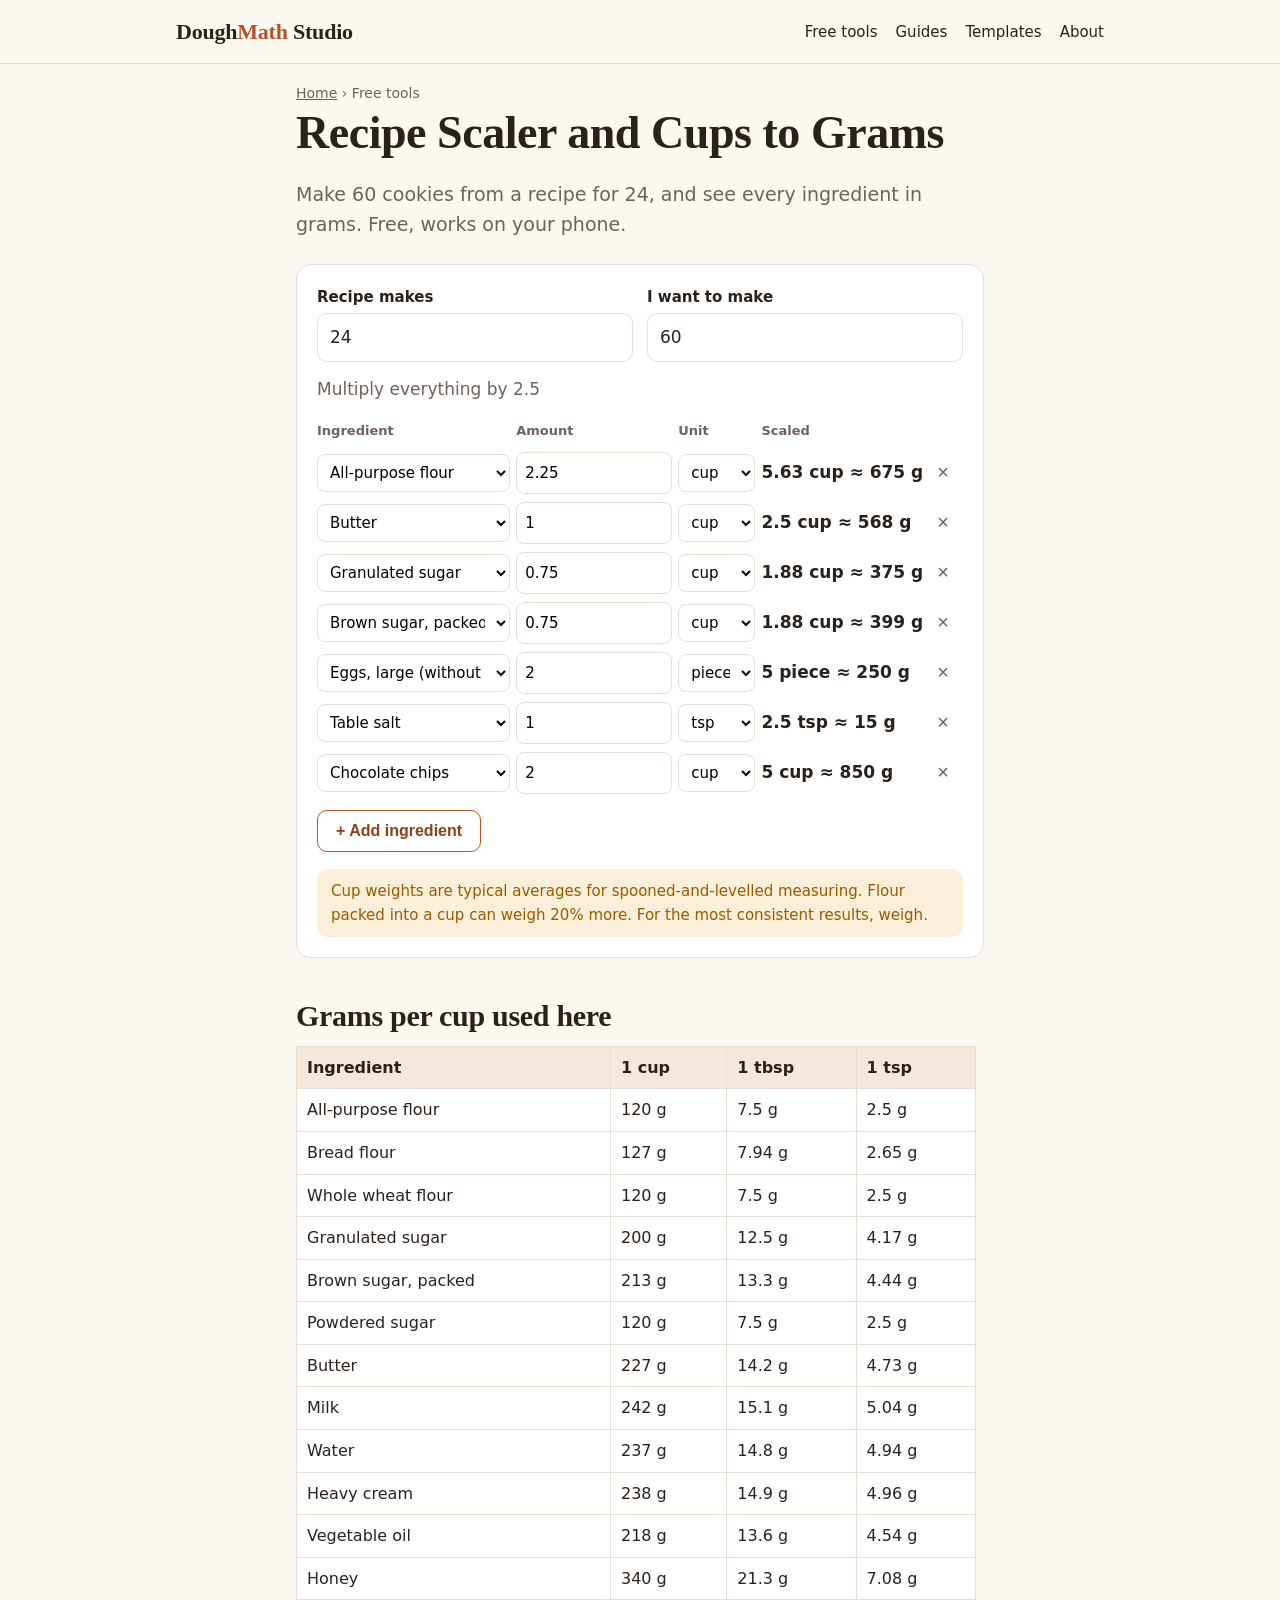
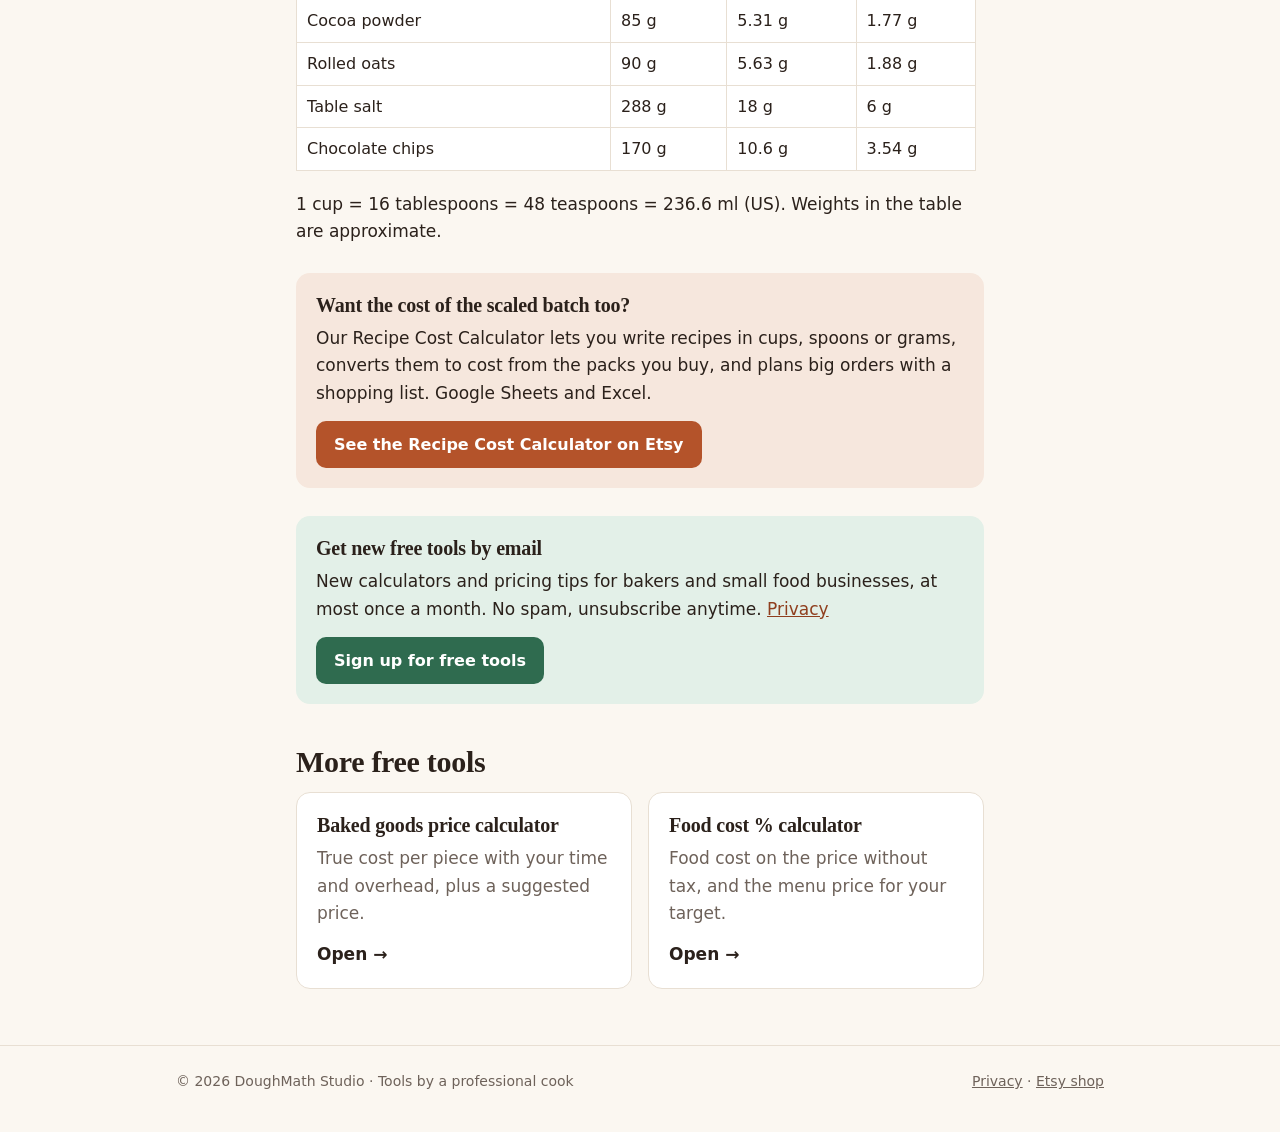
<file: tools/recipe-scaler/index.html>
<!doctype html>
<html lang="en">
<head>
<meta charset="utf-8">
<meta name="viewport" content="width=device-width, initial-scale=1">
<title>Recipe Scaler and Cups to Grams Converter for Bakers (Free) | DoughMath Studio</title>
<meta name="description" content="Free recipe scaler for bakers: change the yield of any recipe and convert cups, tablespoons and teaspoons of flour, sugar, butter and more to grams.">
<link rel="canonical" href="https://doughmath-studio.github.io/tools/recipe-scaler/">
<meta property="og:title" content="Free Recipe Scaler + Cups to Grams">
<meta property="og:description" content="Scale a recipe to any yield and convert cups and spoons to grams.">
<meta property="og:type" content="website">
<meta property="og:url" content="https://doughmath-studio.github.io/tools/recipe-scaler/">
<meta property="og:image" content="https://doughmath-studio.github.io/assets/pins/pin-recipe-scaler.png">
<link rel="stylesheet" href="/assets/style.css">
<script type="application/ld+json">
{"@context":"https://schema.org","@type":"WebApplication","name":"Recipe Scaler and Cups to Grams Converter","applicationCategory":"UtilitiesApplication","operatingSystem":"Any","offers":{"@type":"Offer","price":"0","priceCurrency":"USD"},"url":"https://doughmath-studio.github.io/tools/recipe-scaler/","publisher":{"@type":"Organization","name":"DoughMath Studio"}}
</script>
</head>
<body>
<header class="site-header"><div class="wrap"><a class="brand" href="/">Dough<span>Math</span> Studio</a><nav class="nav"><a href="/#tools">Free tools</a><a href="/#guides">Guides</a><a href="/#shop">Templates</a><a href="/about/">About</a></nav></div></header>

<main class="wrap narrow">
<p class="crumbs"><a href="/">Home</a> › Free tools</p>
<h1>Recipe Scaler and Cups to Grams</h1>
<p class="lead">Make 60 cookies from a recipe for 24, and see every ingredient in grams. Free, works on your phone.</p>

<section class="calc" aria-label="Recipe scaler">
  <div class="fields">
    <div class="field">
      <label for="from">Recipe makes</label>
      <input id="from" type="number" inputmode="decimal" min="0.01" step="1" value="24">
    </div>
    <div class="field">
      <label for="to">I want to make</label>
      <input id="to" type="number" inputmode="decimal" min="0.01" step="1" value="60">
    </div>
  </div>
  <p id="factor" style="margin:14px 0 0;color:var(--muted)"></p>

  <div class="table-scroll">
  <table class="rows" id="rows">
    <thead><tr><th style="min-width:130px">Ingredient</th><th style="min-width:70px">Amount</th><th style="min-width:80px">Unit</th><th style="min-width:150px">Scaled</th><th></th></tr></thead>
    <tbody></tbody>
  </table>
  </div>
  <p style="margin-top:12px"><button class="btn secondary" id="add" type="button">+ Add ingredient</button></p>
  <div class="note">Cup weights are typical averages for spooned-and-levelled measuring. Flour packed into a cup can weigh 20% more. For the most consistent results, weigh.</div>
</section>

<h2>Grams per cup used here</h2>
<div class="article">
<table>
<tr><th>Ingredient</th><th>1 cup</th><th>1 tbsp</th><th>1 tsp</th></tr>
<tbody id="densityTable"></tbody>
</table>
<p>1 cup = 16 tablespoons = 48 teaspoons = 236.6 ml (US). Weights in the table are approximate.</p>
</div>

<div class="cta">
  <h3>Want the cost of the scaled batch too?</h3>
  <p>Our Recipe Cost Calculator lets you write recipes in cups, spoons or grams, converts them to cost from the packs you buy, and plans big orders with a shopping list. Google Sheets and Excel.</p>
  <div class="btns">
    <a class="btn" href="https://www.etsy.com/listing/4591782333">See the Recipe Cost Calculator on Etsy</a>
  </div>
</div>

<section class="cta" style="background:var(--herb-soft)">
  <h3>Get new free tools by email</h3>
  <p>New calculators and pricing tips for bakers and small food businesses, at most once a month. No spam, unsubscribe anytime. <a href="/privacy/">Privacy</a></p>
  <div class="btns"><a class="btn" style="background:var(--herb)" href="https://docs.google.com/forms/d/e/1FAIpQLSdGNhBHjq77XRkeylev6x1t_Ee0TYMZSW57gnel0fp2LGDk5w/viewform" target="_blank" rel="noopener">Sign up for free tools</a></div>
</section>

<h2>More free tools</h2>
<div class="grid">
  <a class="card" href="/tools/baking-price-calculator/" style="text-decoration:none;color:inherit"><h3>Baked goods price calculator</h3><p>True cost per piece with your time and overhead, plus a suggested price.</p><span class="more">Open →</span></a>
  <a class="card" href="/tools/food-cost-calculator/" style="text-decoration:none;color:inherit"><h3>Food cost % calculator</h3><p>Food cost on the price without tax, and the menu price for your target.</p><span class="more">Open →</span></a>
</div>
</main>

<footer class="site-footer"><div class="wrap"><span>© 2026 DoughMath Studio · Tools by a professional cook</span><span><a href="/privacy/">Privacy</a> · <a href="https://doughmathstudio.etsy.com">Etsy shop</a></span></div></footer>

<script>
(function () {
  var CUP_ML = 236.588;
  var D = [
    ["All-purpose flour", 120], ["Bread flour", 127], ["Whole wheat flour", 120],
    ["Granulated sugar", 200], ["Brown sugar, packed", 213], ["Powdered sugar", 120],
    ["Butter", 227], ["Milk", 242], ["Water", 237], ["Heavy cream", 238],
    ["Vegetable oil", 218], ["Honey", 340], ["Cocoa powder", 85], ["Rolled oats", 90],
    ["Table salt", 288], ["Chocolate chips", 170], ["Eggs, large (without shell)", 0, 50], ["Other (no grams)", 0]
  ];
  var UNITS = ["cup","tbsp","tsp","ml","l","g","kg","oz","lb","piece"];
  var tbody = document.querySelector("#rows tbody");
  var fromEl = document.getElementById("from"), toEl = document.getElementById("to");
  function num(v) { var x = parseFloat(String(v).replace(",", ".")); return isFinite(x) ? x : 0; }
  function fmt(x) {
    if (x === 0) return "0";
    if (x >= 100) return Math.round(x).toString();
    if (x >= 10) return (Math.round(x * 10) / 10).toString();
    return (Math.round(x * 100) / 100).toString();
  }
  function toGrams(amount, unit, gPerCup, gPerPiece) {
    if (unit === "g") return amount;
    if (unit === "kg") return amount * 1000;
    if (unit === "oz") return amount * 28.3495;
    if (unit === "lb") return amount * 453.592;
    if (unit === "piece") return gPerPiece ? amount * gPerPiece : null;
    if (!gPerCup) return null;
    var cups = unit === "cup" ? amount : unit === "tbsp" ? amount / 16 : unit === "tsp" ? amount / 48 :
               unit === "ml" ? amount / CUP_ML : unit === "l" ? amount * 1000 / CUP_ML : null;
    return cups === null ? null : cups * gPerCup;
  }
  function row(name, amount, unit) {
    var tr = document.createElement("tr");
    var sel = '<select class="ing">' + D.map(function (d, i) { return '<option value="' + i + '"' + (d[0] === name ? " selected" : "") + ">" + d[0] + "</option>"; }).join("") + "</select>";
    var us = '<select class="unit">' + UNITS.map(function (u) { return '<option' + (u === unit ? " selected" : "") + ">" + u + "</option>"; }).join("") + "</select>";
    tr.innerHTML = "<td>" + sel + '</td><td><input class="amt" type="number" inputmode="decimal" min="0" step="0.25" value="' + amount + '"></td><td>' + us + '</td><td class="out"></td><td><button class="rm" type="button" aria-label="Remove">×</button></td>';
    tr.querySelector(".rm").addEventListener("click", function () { tr.remove(); calc(); });
    tr.querySelectorAll("input,select").forEach(function (e) { e.addEventListener("input", calc); e.addEventListener("change", calc); });
    tbody.appendChild(tr);
  }
  function calc() {
    var from = num(fromEl.value), to = num(toEl.value);
    var f = from > 0 ? to / from : 0;
    document.getElementById("factor").textContent = from > 0 ? "Multiply everything by " + fmt(f) : "Enter how many the recipe makes.";
    tbody.querySelectorAll("tr").forEach(function (tr) {
      var d = D[+tr.querySelector(".ing").value], unit = tr.querySelector(".unit").value;
      var amt = num(tr.querySelector(".amt").value) * f;
      var g = toGrams(amt, unit, d[1], d[2]);
      var txt = fmt(amt) + " " + unit;
      if (g !== null && unit !== "g") txt += " ≈ " + fmt(g) + " g";
      tr.querySelector(".out").textContent = txt;
    });
  }
  [["All-purpose flour", 2.25, "cup"], ["Butter", 1, "cup"], ["Granulated sugar", 0.75, "cup"],
   ["Brown sugar, packed", 0.75, "cup"], ["Eggs, large (without shell)", 2, "piece"], ["Table salt", 1, "tsp"],
   ["Chocolate chips", 2, "cup"]].forEach(function (r) { row(r[0], r[1], r[2]); });
  document.getElementById("add").addEventListener("click", function () { row("All-purpose flour", 1, "cup"); calc(); });
  fromEl.addEventListener("input", calc); toEl.addEventListener("input", calc);
  var dt = document.getElementById("densityTable");
  D.forEach(function (d) { if (!d[1]) return; var tr = document.createElement("tr"); tr.innerHTML = "<td>" + d[0] + "</td><td>" + d[1] + " g</td><td>" + fmt(d[1] / 16) + " g</td><td>" + fmt(d[1] / 48) + " g</td>"; dt.appendChild(tr); });
  calc();
})();
</script>
</body>
</html>
</file>
<file: assets/style.css>
:root {
  --bg: #fbf7f1;
  --card: #ffffff;
  --ink: #2b211b;
  --muted: #6e625a;
  --line: #e8dfd3;
  --accent: #b4532a;
  --accent-dark: #8f3f1e;
  --accent-soft: #f6e7dd;
  --herb: #2f6b4f;
  --herb-soft: #e3f0e8;
  --warn: #9a5a00;
  --warn-soft: #fbefd9;
  --radius: 14px;
  --serif: Georgia, "Iowan Old Style", "Palatino Linotype", "Times New Roman", serif;
  --sans: system-ui, -apple-system, "Segoe UI", Roboto, Arial, sans-serif;
}

* { box-sizing: border-box; }
html { -webkit-text-size-adjust: 100%; }
body {
  margin: 0;
  background: var(--bg);
  color: var(--ink);
  font: 17px/1.6 var(--sans);
}
img { max-width: 100%; height: auto; }
a { color: var(--accent-dark); }
a:hover { color: var(--accent); }

.wrap { max-width: 960px; margin: 0 auto; padding: 0 16px; }
.narrow { max-width: 720px; }

/* Header */
.site-header { border-bottom: 1px solid var(--line); background: var(--bg); }
.site-header .wrap { display: flex; align-items: center; justify-content: space-between; gap: 16px; padding-top: 14px; padding-bottom: 14px; flex-wrap: wrap; }
.brand { font-family: var(--serif); font-weight: 700; font-size: 22px; color: var(--ink); text-decoration: none; letter-spacing: -0.01em; }
.brand span { color: var(--accent); }
.nav { display: flex; gap: 18px; flex-wrap: wrap; }
.nav a { color: var(--ink); text-decoration: none; font-size: 15px; }
.nav a:hover { color: var(--accent); }

/* Type */
h1, h2, h3 { font-family: var(--serif); line-height: 1.2; letter-spacing: -0.01em; }
h1 { font-size: clamp(30px, 6vw, 46px); margin: 0 0 14px; }
h2 { font-size: clamp(23px, 4vw, 30px); margin: 40px 0 12px; }
h3 { font-size: 20px; margin: 24px 0 8px; }
.lead { font-size: 19px; color: var(--muted); max-width: 640px; }
.kicker { text-transform: uppercase; letter-spacing: 0.08em; font-size: 13px; font-weight: 700; color: var(--accent); margin: 0 0 8px; }

/* Hero */
.hero { padding: 48px 0 24px; }

/* Cards */
.grid { display: grid; gap: 16px; grid-template-columns: repeat(auto-fit, minmax(250px, 1fr)); }
.card { background: var(--card); border: 1px solid var(--line); border-radius: var(--radius); padding: 20px; display: flex; flex-direction: column; }
.card h3 { margin-top: 0; }
.card p { color: var(--muted); margin: 0 0 14px; flex: 1; }
.card .more { font-weight: 600; text-decoration: none; }
.tag { display: inline-block; font-size: 12px; font-weight: 700; letter-spacing: 0.05em; text-transform: uppercase; color: var(--herb); background: var(--herb-soft); border-radius: 99px; padding: 3px 10px; margin-bottom: 10px; align-self: flex-start; }

/* Buttons */
.btn { display: inline-block; background: var(--accent); color: #fff; text-decoration: none; font-weight: 600; padding: 11px 18px; border-radius: 10px; border: 0; font-size: 16px; cursor: pointer; }
.btn:hover { background: var(--accent-dark); color: #fff; }
.btn.secondary { background: transparent; color: var(--accent-dark); border: 1.5px solid var(--accent); }
.btn.secondary:hover { background: var(--accent-soft); }

/* Calculator */
.calc { background: var(--card); border: 1px solid var(--line); border-radius: var(--radius); padding: 20px; margin: 24px 0; }
.fields { display: grid; gap: 14px; grid-template-columns: repeat(auto-fit, minmax(220px, 1fr)); }
.field label { display: block; font-weight: 600; font-size: 15px; margin-bottom: 4px; }
.field .hint { display: block; font-size: 13px; color: var(--muted); margin-top: 3px; }
.field input, .field select { width: 100%; font: inherit; padding: 10px 12px; border: 1.5px solid var(--line); border-radius: 10px; background: #fff; color: var(--ink); }
.field input:focus, .field select:focus { outline: none; border-color: var(--accent); box-shadow: 0 0 0 3px var(--accent-soft); }
.results { margin-top: 20px; border-top: 1px solid var(--line); padding-top: 18px; }
.result-main { background: var(--herb-soft); border-radius: 12px; padding: 16px 18px; margin-bottom: 14px; }
.result-main .label { font-size: 14px; color: var(--herb); font-weight: 700; text-transform: uppercase; letter-spacing: 0.05em; }
.result-main .value { font-family: var(--serif); font-size: clamp(30px, 7vw, 40px); font-weight: 700; line-height: 1.15; }
.result-main .sub { color: var(--muted); font-size: 15px; }
.result-table { width: 100%; border-collapse: collapse; font-size: 16px; }
.result-table td { padding: 8px 0; border-bottom: 1px solid var(--line); }
.result-table td:last-child { text-align: right; font-variant-numeric: tabular-nums; font-weight: 600; }
.note { background: var(--warn-soft); color: var(--warn); border-radius: 10px; padding: 10px 14px; font-size: 15px; margin-top: 12px; }
.error { color: #a12a1a; font-weight: 600; }

/* Scaler rows */
.rows { width: 100%; border-collapse: collapse; margin-top: 12px; }
.rows th { text-align: left; font-size: 13px; color: var(--muted); font-weight: 600; padding: 6px 6px 6px 0; }
.rows td { padding: 4px 6px 4px 0; vertical-align: middle; }
.rows input, .rows select { width: 100%; font: inherit; font-size: 15px; padding: 8px; border: 1.5px solid var(--line); border-radius: 8px; background: #fff; }
.rows .out { font-variant-numeric: tabular-nums; font-weight: 600; white-space: nowrap; }
.rows .rm { background: none; border: 0; color: var(--muted); font-size: 20px; cursor: pointer; padding: 4px 8px; }
.table-scroll { overflow-x: auto; -webkit-overflow-scrolling: touch; }

/* Article */
.article p, .article li { max-width: 680px; }
.article table { border-collapse: collapse; width: 100%; max-width: 680px; margin: 12px 0 20px; font-size: 16px; background: var(--card); }
.article th, .article td { border: 1px solid var(--line); padding: 8px 10px; text-align: left; }
.article th { background: var(--accent-soft); }
.formula { font-family: var(--serif); font-size: 21px; background: var(--card); border-left: 4px solid var(--accent); padding: 12px 16px; border-radius: 0 10px 10px 0; max-width: 680px; }

/* CTA box */
.cta { background: var(--accent-soft); border-radius: var(--radius); padding: 20px; margin: 28px 0; }
.cta h3 { margin-top: 0; }
.cta p { margin: 0 0 14px; }
.cta .btns { display: flex; gap: 10px; flex-wrap: wrap; }

/* Products */
.products .card p { font-size: 15px; }

/* Footer */
.site-footer { border-top: 1px solid var(--line); margin-top: 56px; padding: 24px 0 40px; color: var(--muted); font-size: 14px; }
.site-footer a { color: var(--muted); }
.site-footer .wrap { display: flex; gap: 16px; justify-content: space-between; flex-wrap: wrap; }

.crumbs { font-size: 14px; color: var(--muted); margin: 18px 0 0; }
.crumbs a { color: var(--muted); }

@media (max-width: 520px) {
  body { font-size: 16px; }
  .hero { padding-top: 32px; }
  .calc { padding: 16px; }
}
</file>
<file: bento/app.css>
:root{--bg:#FFF9FA;--card:#FFFFFF;--soft:#FCEEF1;--pink:#F6C9D3;--pink-deep:#E39AAE;--berry:#C4405C;--berry-ink:#FFFFFF;--mint:#DDF1E7;--mint-deep:#7FB79B;--mint-ink:#2F6B4F;--ink:#2E2A33;--muted:#6F6670;--line:#F0DCE2;--warn-bg:#FFF4E0;--warn-ink:#7A4E00;--bad-bg:#FDE7EA;--bad-ink:#A3263F;--ok-bg:#E3F4EB;--ok-ink:#2F6B4F;color-scheme:light}
@media (prefers-color-scheme:dark){:root{--bg:#1E1A1F;--card:#29232A;--soft:#352A31;--pink:#5A3B46;--pink-deep:#E39AAE;--berry:#F08FA4;--berry-ink:#2A1018;--mint:#24392F;--mint-deep:#7FB79B;--mint-ink:#A8DDC1;--ink:#F5EEF2;--muted:#B9AEB6;--line:#3D3238;--warn-bg:#3A2F1C;--warn-ink:#F2C879;--bad-bg:#40222A;--bad-ink:#F4A3B3;--ok-bg:#22362C;--ok-ink:#A8DDC1;color-scheme:dark}}
*{box-sizing:border-box}
html,body{margin:0}
body{background:var(--bg);color:var(--ink);font:16px/1.5 -apple-system,BlinkMacSystemFont,"Segoe UI",Roboto,Helvetica,Arial,sans-serif;-webkit-text-size-adjust:100%;padding-bottom:calc(80px + env(safe-area-inset-bottom))}
a{color:var(--berry)}
.sr{position:absolute;width:1px;height:1px;overflow:hidden;clip:rect(0 0 0 0);white-space:nowrap}
.top{position:sticky;top:0;z-index:5;background:var(--bg);display:flex;align-items:center;gap:10px;padding:calc(10px + env(safe-area-inset-top)) 16px 10px;border-bottom:1px solid var(--line)}
.top .mini{width:38px;height:36px;flex:none}
.brand{flex:1;min-width:0;line-height:1.2}
.brand b{display:block;font-size:19px;letter-spacing:-.2px}
.brand small{color:var(--muted);font-size:12px}
.cur{width:auto;min-width:72px;padding:8px 10px;font-weight:600}
.lang-pick{position:relative;flex:none;display:flex;align-items:center;gap:4px;min-height:44px;margin:0;padding:0 10px;border:1px solid var(--line);border-radius:12px;background:var(--soft);color:var(--ink);font-size:15px;font-weight:600;cursor:pointer}
.lang-pick svg{width:17px;height:17px;flex:none;color:var(--muted)}
.lang-pick select{position:absolute;inset:0;width:100%;height:100%;min-height:0;opacity:0;cursor:pointer;padding:0;border:0}
.lang-pick:focus-within{outline:2px solid var(--pink-deep);outline-offset:1px}
.voice-note{margin:0 auto 10px;max-width:34em}
main{max-width:560px;margin:0 auto;padding:14px 16px 8px}
.hero{display:flex;gap:10px;align-items:flex-end;margin:2px 0 14px}
.mascot{width:100px;height:93px;flex:none}
.bubble{margin:0 0 18px;flex:1;background:var(--card);border:1px solid var(--line);border-radius:18px 18px 18px 4px;padding:11px 14px;font-size:15px;min-height:64px}
.card{background:var(--card);border:1px solid var(--line);border-radius:20px;padding:16px;margin:0 0 14px}
h1{font-size:22px;line-height:1.25;margin:0 0 4px;letter-spacing:-.3px}
h2{font-size:17px;margin:0 0 8px}
p{margin:0 0 10px}
.note{font-size:13px;color:var(--muted);margin:0 0 10px}
.grid{display:grid;grid-template-columns:1fr 1fr;gap:12px;margin-top:12px}
.grid>div{display:flex;flex-direction:column;justify-content:flex-end}
.full{grid-column:1/-1}
label{display:block;font-size:13px;color:var(--muted);margin:0 0 4px}
input,select{width:100%;font:inherit;font-size:16px;padding:11px 12px;border:1px solid var(--line);border-radius:12px;background:var(--soft);color:var(--ink);min-height:44px}
select{-webkit-appearance:none;appearance:none;background-image:linear-gradient(45deg,transparent 50%,var(--muted) 50%),linear-gradient(135deg,var(--muted) 50%,transparent 50%);background-position:calc(100% - 15px) 52%,calc(100% - 10px) 52%;background-size:5px 5px;background-repeat:no-repeat;padding-right:26px}
input:focus,select:focus,button:focus-visible,a:focus-visible{outline:2px solid var(--pink-deep);outline-offset:1px}
.result{background:var(--soft);border-color:var(--pink)}
.big{font-size:42px;font-weight:800;letter-spacing:-1px;line-height:1.1;margin:2px 0 4px}
.rows{list-style:none;margin:10px 0 0;padding:0}
.rows li{display:flex;justify-content:space-between;gap:12px;padding:8px 0;border-bottom:1px dashed var(--line);font-size:15px}
.rows li:last-child{border-bottom:0}
.rows li span:last-child{text-align:right;font-variant-numeric:tabular-nums}
.rows li.strong{font-weight:700}
.btn{display:inline-flex;align-items:center;justify-content:center;gap:6px;border:0;border-radius:14px;padding:12px 16px;font:inherit;font-weight:650;background:var(--berry);color:var(--berry-ink);text-decoration:none;cursor:pointer;min-height:46px}
.btn.ghost{background:var(--mint);color:var(--mint-ink)}
.btn.small{padding:8px 12px;min-height:38px;font-size:14px}
.btn.block{width:100%}
.btn-row{display:flex;gap:10px;flex-wrap:wrap;margin-top:12px}
.btn-row .btn{flex:1}
.msg{border-radius:12px;padding:10px 12px;font-size:14px;margin:10px 0 0}
.msg:empty{display:none}
.msg.warn{background:var(--warn-bg);color:var(--warn-ink)}
.msg.bad{background:var(--bad-bg);color:var(--bad-ink)}
.msg.ok{background:var(--ok-bg);color:var(--ok-ink)}
.ing{background:var(--card);border:1px solid var(--line);border-radius:18px;padding:12px;margin:0 0 10px}
.ing-top{display:flex;gap:8px;align-items:center}
.ing-grid{display:grid;grid-template-columns:1fr 1fr;gap:10px;margin-top:10px}
.pair{display:grid;grid-template-columns:1fr 78px;gap:6px}
.pair select{padding-left:8px}
html:not([lang="en"]) .pair{grid-template-columns:1fr 86px}
html:not([lang="en"]) .pair select{padding-right:22px}
html:not([lang="en"]) .pair input{padding-left:8px;padding-right:8px}
.lc b{display:block;font-size:18px;padding-top:10px;font-variant-numeric:tabular-nums}
.ing .note{margin:8px 0 0}
.ing .note:empty{display:none}
.icon-btn{flex:none;background:var(--soft);border:0;color:var(--muted);width:44px;height:44px;border-radius:12px;font-size:22px;line-height:1;cursor:pointer}
.saved{list-style:none;margin:0;padding:0}
.saved li{display:flex;align-items:center;gap:8px;padding:10px 0;border-bottom:1px dashed var(--line)}
.saved li:last-child{border-bottom:0}
.saved .meta{flex:1;min-width:0}
.saved .meta b{display:block;overflow:hidden;text-overflow:ellipsis;white-space:nowrap}
.saved .meta small{color:var(--muted)}
.pill{display:inline-block;font-size:12px;font-weight:700;padding:3px 10px;border-radius:999px;background:var(--mint);color:var(--mint-ink);margin-bottom:8px}
.pro h2{display:flex;align-items:center;gap:8px}
.pro svg{width:22px;height:22px;flex:none;color:var(--berry)}
.links{list-style:none;margin:0;padding:0}
.links li{padding:10px 0;border-bottom:1px dashed var(--line)}
.links li:last-child{border-bottom:0}
.links a{font-weight:650;text-decoration:none}
.links small{display:block;color:var(--muted)}
.install{display:flex;gap:10px;align-items:center;background:var(--mint);color:var(--mint-ink);border-radius:16px;padding:10px 12px;margin:0 0 12px;font-size:14px}
.install[hidden]{display:none}
.install p{flex:1;margin:0}
.install .icon-btn{background:transparent;color:var(--mint-ink);width:36px;height:36px}
.foot{font-size:13px;color:var(--muted);text-align:center;padding:8px 8px 16px}
section[hidden]{display:none}
.tabbar{position:fixed;left:0;right:0;bottom:0;z-index:10;background:var(--card);border-top:1px solid var(--line);display:grid;grid-template-columns:repeat(5,1fr);gap:2px;padding:6px 6px calc(6px + env(safe-area-inset-bottom))}
.tabbar button{background:none;border:0;font:inherit;font-size:12px;font-weight:600;color:var(--muted);display:flex;flex-direction:column;align-items:center;gap:2px;padding:6px 0;border-radius:14px;cursor:pointer;min-height:52px}
.tabbar svg{width:24px;height:24px}
.tabbar button[aria-selected="true"]{color:var(--berry);background:var(--soft)}
.mascot .m-flat,.mascot .m-sad,.mascot .drop{display:none}
.mascot[data-mood="flat"] .m-happy,.mascot[data-mood="sad"] .m-happy{display:none}
.mascot[data-mood="flat"] .m-flat,.mascot[data-mood="sad"] .m-sad,.mascot[data-mood="sad"] .drop{display:inline}
@keyframes hop{0%{transform:translateY(0)}40%{transform:translateY(-7px)}100%{transform:translateY(0)}}
.mascot.hop{animation:hop .45s ease}
@media (prefers-reduced-motion:reduce){.mascot.hop{animation:none}}
@media (min-width:600px){.mascot{width:120px;height:111px}}

/* ---------- Talk to Bento ---------- */
body[data-tab="talk"] .hero{display:none}
.talk{position:relative;text-align:center}
.talk[hidden],.talk-main[hidden],.chat[hidden],.ask-form[hidden]{display:none}
.speaker{position:absolute;top:0;right:0;z-index:3;display:flex;align-items:center;justify-content:center;color:var(--berry)}
.speaker svg{width:24px;height:24px}
.speaker .spk-off,.speaker.off .spk-on{display:none}
.speaker.off .spk-off{display:block}
.speaker.off{color:var(--muted)}
.stage{position:relative;width:min(52vw,214px);aspect-ratio:1/1;margin:0 auto}
.ring{position:absolute;left:4%;right:4%;top:8%;bottom:2%;border-radius:50%;border:3px solid var(--pink-deep);opacity:0;pointer-events:none}
.bento-tap{display:block;width:100%;height:100%;padding:0;margin:0;border:0;background:none;border-radius:28px;cursor:pointer;-webkit-tap-highlight-color:transparent;position:relative}
.tb-hop{display:block;width:100%;height:100%}
.tb{display:block;width:100%;height:100%;overflow:visible;transform-origin:50% 100%;animation:tbBreathe 3.6s ease-in-out infinite}
.heard{min-height:20px;margin:2px 0 6px;font-size:14px;color:var(--muted);overflow-wrap:anywhere}
.talk-bubble{position:relative;background:var(--card);border:1px solid var(--line);border-radius:18px;padding:12px 14px;margin:0 0 12px;text-align:left}
.talk-bubble::before{content:"";position:absolute;top:-8px;left:50%;width:14px;height:14px;margin-left:-7px;background:var(--card);border-left:1px solid var(--line);border-top:1px solid var(--line);transform:rotate(45deg)}
#talkSay{margin:0;font-size:16px;white-space:pre-line;overflow-wrap:anywhere;position:relative}
.talk-actions:empty{display:none}
.talk-actions,.cm-actions{display:flex;flex-wrap:wrap;gap:8px;margin-top:10px}
.talk-actions .btn,.cm-actions .btn{min-height:44px}
.chips{display:flex;flex-wrap:wrap;justify-content:center;gap:8px;margin:0 0 14px}
.chip{min-height:44px;padding:8px 14px;border-radius:999px;border:1px solid var(--pink);background:var(--soft);color:var(--ink);font:inherit;font-size:14px;font-weight:600;cursor:pointer;max-width:100%}
.ask-form,.chat-form{display:flex;gap:8px;align-items:center;margin:0 0 8px}
.ask-form input,.chat-form input{flex:1;min-width:0}
.ask-form .btn,.chat-form .btn{flex:none;min-height:46px}
.tip{margin:0 0 12px}
.mic-wrap{display:flex;flex-direction:column;align-items:center;margin:4px 0 10px}
.mic{position:relative;width:84px;height:84px;border-radius:50%;border:0;background:var(--berry);color:var(--berry-ink);display:flex;align-items:center;justify-content:center;cursor:pointer;box-shadow:0 6px 18px rgba(196,64,92,.28)}
.mic svg{width:38px;height:38px}
.mic::after{content:"";position:absolute;inset:-6px;border-radius:50%;border:3px solid var(--berry);opacity:0;pointer-events:none}
.mic.listening{background:var(--mint-ink);color:var(--card)}
.mic.listening::after{border-color:var(--mint-ink);animation:tbPulse 1.3s ease-out infinite}
.mic:focus-visible{outline:3px solid var(--pink-deep);outline-offset:4px}
.mic-label{font-weight:700;margin-top:6px}
.honest{margin:0 auto 12px;max-width:34em}
.chat-head{display:flex;align-items:center;gap:10px;margin:0 0 10px;padding-right:52px;text-align:left}
.chat-head .mini{width:38px;height:36px;flex:none}
.chat-head h2{flex:1;margin:0;font-size:17px}
.talk-back{min-height:44px;padding:8px 14px;font-size:14px}
.talk-back svg{width:18px;height:18px}
.chat-log{display:flex;flex-direction:column;gap:8px;min-height:38vh;padding:4px 0 10px}
.cm{max-width:88%;padding:10px 13px;font-size:15px;text-align:left;overflow-wrap:anywhere}
.cm p{margin:0;white-space:pre-line}
.cm-b{align-self:flex-start;background:var(--card);border:1px solid var(--line);border-radius:18px 18px 18px 4px}
.cm-u{align-self:flex-end;background:var(--berry);color:var(--berry-ink);border-radius:18px 18px 4px 18px}
.cm-typing{display:flex;gap:5px;padding:14px 16px}
.cm-typing span{width:7px;height:7px;border-radius:50%;background:var(--pink-deep);animation:tbDot 1s ease-in-out infinite}
.cm-typing span:nth-child(2){animation-delay:.15s}.cm-typing span:nth-child(3){animation-delay:.3s}
.chat-form{position:sticky;bottom:calc(66px + env(safe-area-inset-bottom));background:var(--bg);padding:8px 0;z-index:2}

/* Bento's face: every mood is a static pose; motion is added on top (so reduced motion keeps the faces) */
.tb .m-worry,.tb .m-open,.tb .m-o,.tb .m-talk,.tb .br,.tb .tb-drop,.tb .tb-dots,.tb .tb-z,.tb .tb-sparkles{display:none}
.tb.mood-thinking .m-happy,.tb.mood-excited .m-happy,.tb.mood-worried .m-happy,.tb.mood-sleepy .m-happy{display:none}
.tb.mood-thinking .m-o,.tb.mood-thinking .br-think,.tb.mood-thinking .tb-dots{display:inline}
.tb.mood-excited .m-open,.tb.mood-excited .tb-sparkles{display:inline}
.tb.mood-worried .m-worry,.tb.mood-worried .br-worry,.tb.mood-worried .tb-drop{display:inline}
.tb.mood-sleepy .m-o,.tb.mood-sleepy .tb-z{display:inline}
.tb.speaking .m-happy,.tb.speaking .m-worry,.tb.speaking .m-open,.tb.speaking .m-o{display:none}
.tb.speaking .m-talk{display:inline}
.tb .eye,.tb .eye-hi,.tb .m-talk,.tb .cheek,.tb .spk,.tb-leaf,.tb-berry{transform-box:fill-box}
.tb .eye,.tb .eye-hi{transform-origin:50% 50%;transition:transform .08s ease}
.tb.mood-listening .eye{transform:scale(1.12)}
.tb.mood-sleepy .eye,.tb.mood-sleepy .eye-hi{transform:scaleY(.3);animation:tbSlowBlink 4s ease-in-out infinite}
.tb.blink .eye,.tb.blink .eye-hi{transform:scaleY(.1)}
.tb-gaze{transition:transform .25s ease}
.tb.mood-thinking .tb-gaze{transform:translate(1.5px,-2.6px)}
.tb.mood-worried .tb-gaze{transform:translateY(.8px)}
.tb-look{transition:transform .12s linear}
.tb-leaf{transform-origin:0% 100%;transition:transform .25s ease}
.tb.mood-listening .tb-leaf{transform:rotate(-24deg) scale(1.18)}
.tb-berry{transform-origin:50% 100%}
.tb-berry.wobble{animation:tbWobble .8s ease}
.tb .cheek{transform-origin:50% 50%}
.tb.blush .cheek{animation:tbBlush .8s ease-in-out 2}
.tb .m-talk{transform-origin:50% 0;transform:scaleY(.3);transition:transform .06s ease}
.tb.mouth-open .m-talk{transform:scaleY(1)}
.tb.talk-loop .m-talk{animation:tbTalk .24s ease-in-out infinite alternate}
.tb .spk{transform-origin:50% 50%;animation:tbTwinkle 1.1s ease-in-out infinite}
.tb .spk:nth-child(2){animation-delay:.35s}.tb .spk:nth-child(3){animation-delay:.7s}
.tb .dot{animation:tbDot 1s ease-in-out infinite}
.tb .dot:nth-of-type(2){animation-delay:.15s}.tb .dot:nth-of-type(3){animation-delay:.3s}
.tb .tb-z text{animation:tbZ 2.4s ease-in-out infinite}
.tb .tb-z .z2{animation-delay:1.2s}
.tb.mood-thinking{animation:tbSway 1.2s ease-in-out infinite}
.tb.mood-sleepy{animation-duration:6s}
.tb-hop.hop{animation:tbHop .5s cubic-bezier(.3,1.5,.5,1)}
.bento-tap.squish{animation:tbSquish .45s ease}
.stage[data-mood="listening"] .ring{opacity:1;animation:tbPulse 1.4s ease-out infinite}
.paused,.paused *,.paused *::after{animation-play-state:paused !important}
@keyframes tbBreathe{0%,100%{transform:translateY(0) scale(1,1)}50%{transform:translateY(-4px) scale(1.012,1.025)}}
@keyframes tbSway{0%,100%{transform:rotate(-2deg)}50%{transform:rotate(2deg)}}
@keyframes tbHop{0%{transform:translateY(0)}35%{transform:translateY(-14px)}70%{transform:translateY(0) scale(1.04,.96)}100%{transform:none}}
@keyframes tbSquish{0%{transform:scale(1)}30%{transform:scale(1.1,.86)}60%{transform:scale(.95,1.06)}100%{transform:scale(1)}}
@keyframes tbSlowBlink{0%,55%,100%{transform:scaleY(.3)}70%,85%{transform:scaleY(.08)}}
@keyframes tbWobble{0%,100%{transform:rotate(0)}20%{transform:rotate(-10deg)}45%{transform:rotate(8deg)}70%{transform:rotate(-4deg)}}
@keyframes tbBlush{50%{transform:scale(1.35);opacity:1}}
@keyframes tbTalk{from{transform:scaleY(.3)}to{transform:scaleY(1)}}
@keyframes tbTwinkle{0%,100%{transform:scale(1);opacity:1}50%{transform:scale(.45);opacity:.35}}
@keyframes tbDot{0%,100%{opacity:.3}50%{opacity:1}}
@keyframes tbZ{0%{transform:translateY(0);opacity:1}100%{transform:translateY(-6px);opacity:0}}
@keyframes tbPulse{0%{transform:scale(.88);opacity:.75}100%{transform:scale(1.22);opacity:0}}
@media (prefers-reduced-motion:reduce){
  .tb,.tb.mood-thinking,.tb-hop.hop,.bento-tap.squish,.tb-berry.wobble,.tb.blush .cheek,.tb .spk,.tb .dot,.tb .tb-z text,.stage .ring,.mic.listening::after,.cm-typing span{animation:none !important}
  .stage[data-mood="listening"] .ring{opacity:.7}
  .mic.listening::after{opacity:.6}
  .tb-gaze,.tb-look,.tb-leaf{transition:none}
}
@media (min-width:600px){.stage{width:230px}}
</file>
<file: m/menu.css>
/* DoughMath Studio · QR table menu · guest viewer styles (PAY-3: one visual system for the start screen, the menu and the Pay screen)
 * Five themes, set with data-theme on <html>: amber (the default look for new menus), espresso, pistachio, berry, mono. The system is the same in all of them
 * (big rounded cards, soft shadows, pill chips, uppercase labels, Outfit for headings, Inter for text, tabular numbers): only the palette changes.
 * Every text/background pair is at least 4.5:1 (WCAG AA); the two big orange amounts (24 px or more, bold) are at least 3:1 (WCAG "large text").
 * Mono follows the phone's light/dark setting. Fonts are self-hosted in /assets/fonts/ (no third-party request).
 */
@font-face { font-family: "Inter"; font-style: normal; font-weight: 400; font-display: swap; src: url("../assets/fonts/inter-latin-400.woff2") format("woff2");
  unicode-range: U+0020-007E, U+00A0-00FF, U+0100-017F, U+0218-021B, U+02C6, U+02DA, U+02DC, U+2013-2014, U+2018-201A, U+201C-201E, U+2020-2022, U+2026, U+2039-203A, U+20AC, U+20B4, U+20B9-20BA, U+20BD, U+2116, U+2122, U+2190-2193, U+2212; }
@font-face { font-family: "Inter"; font-style: normal; font-weight: 600; font-display: swap; src: url("../assets/fonts/inter-latin-600.woff2") format("woff2");
  unicode-range: U+0020-007E, U+00A0-00FF, U+0100-017F, U+0218-021B, U+02C6, U+02DA, U+02DC, U+2013-2014, U+2018-201A, U+201C-201E, U+2020-2022, U+2026, U+2039-203A, U+20AC, U+20B4, U+20B9-20BA, U+20BD, U+2116, U+2122, U+2190-2193, U+2212; }
@font-face { font-family: "Inter"; font-style: normal; font-weight: 700; font-display: swap; src: url("../assets/fonts/inter-latin-700.woff2") format("woff2");
  unicode-range: U+0020-007E, U+00A0-00FF, U+0100-017F, U+0218-021B, U+02C6, U+02DA, U+02DC, U+2013-2014, U+2018-201A, U+201C-201E, U+2020-2022, U+2026, U+2039-203A, U+20AC, U+20B4, U+20B9-20BA, U+20BD, U+2116, U+2122, U+2190-2193, U+2212; }
@font-face { font-family: "Inter"; font-style: normal; font-weight: 400; font-display: swap; src: url("../assets/fonts/inter-cyrillic-400.woff2") format("woff2"); unicode-range: U+0400-045F, U+0490-0491; }
@font-face { font-family: "Inter"; font-style: normal; font-weight: 600; font-display: swap; src: url("../assets/fonts/inter-cyrillic-600.woff2") format("woff2"); unicode-range: U+0400-045F, U+0490-0491; }
@font-face { font-family: "Inter"; font-style: normal; font-weight: 700; font-display: swap; src: url("../assets/fonts/inter-cyrillic-700.woff2") format("woff2"); unicode-range: U+0400-045F, U+0490-0491; }
@font-face { font-family: "Outfit"; font-style: normal; font-weight: 700 800; font-display: swap; src: url("../assets/fonts/outfit-latin-700.woff2") format("woff2");
  unicode-range: U+0020-007E, U+00A0-00FF, U+0100-017F, U+0218-021B, U+02C6, U+02DA, U+02DC, U+2013-2014, U+2018-201A, U+201C-201E, U+2020-2022, U+2026, U+2039-203A, U+20AC, U+20B4, U+20B9-20BA, U+20BD, U+2116, U+2122, U+2190-2193, U+2212; }

:root {
  --display: "Outfit", "Inter", system-ui, -apple-system, "Segoe UI", Roboto, "Helvetica Neue", Arial, sans-serif;
  --sans: "Inter", system-ui, -apple-system, "Segoe UI", Roboto, "Helvetica Neue", Arial, sans-serif;
  /* default until the menu says otherwise: neutral, follows the system */
  --bg: #ffffff; --dot: transparent; --card: #ffffff; --field: #ffffff; --ink: #000000; --muted: #333333; --line: #000000; --line2: #000000; --soft: #f0f0f0; --shadow: none;
  --accent: #000000; --on-accent: #ffffff; --edge: #000000; --primary: #000000; --on-primary: #ffffff; --hi: #ffffff;
  --hot: #000000; --hot-big: #000000; --good: #000000; --good-bg: #e6e6e6; --tile: #f0f0f0; --tile-ink: #000000; --ctl: #000000; --ring: #000000;
  --badge: #000000; --on-badge: #ffffff; --star-on: #000000; --star-edge: #000000; --star-off: #000000; --danger: #8a1c1c; --dotc: #000000;
  color-scheme: light dark;
}
@media (prefers-color-scheme: dark) {
  :root:not([data-theme]) { --bg: #000000; --card: #000000; --field: #000000; --ink: #ffffff; --muted: #d9d9d9; --line: #ffffff; --line2: #ffffff; --soft: #1c1c1c; --accent: #ffffff; --on-accent: #000000; --edge: #ffffff;
    --primary: #ffffff; --on-primary: #000000; --hi: #000000; --hot: #ffffff; --hot-big: #ffffff; --good: #ffffff; --good-bg: #2a2a2a; --tile: #1c1c1c; --tile-ink: #ffffff; --ctl: #ffffff; --ring: #ffffff;
    --badge: #ffffff; --on-badge: #000000; --star-on: #ffffff; --star-edge: #ffffff; --star-off: #ffffff; --danger: #ffb4a6; --dotc: #ffffff; }
}

/* Amber (stored name kept): the Passa look since Nov 2026 — warm kitchen paper with a dot grid, cream cards, espresso text,
   ketchup-red buttons and amounts, butter chips, a green tip pill (same palette as passa.cafe). */
html[data-theme="amber"] {
  --bg: #f8f1e1; --dot: rgba(43, 29, 22, 0.08); --card: #fffdf6; --field: #fffaf0; --ink: #2b1d16; --muted: #66503f; --line: #ecdfc9; --line2: #d9c7a8; --soft: #f1e6cf;
  --shadow: 0 14px 34px rgba(43, 29, 22, 0.09);
  --accent: #f6dd8f; --on-accent: #2b1d16; --edge: #e9c24f; --primary: #c43b25; --on-primary: #ffffff; --hi: #f6dd8f;
  --hot: #b8321c; --hot-big: #c43b25; --good: #15803d; --good-bg: #dcfce7; --tile: #fbf0cc; --tile-ink: #8a3d10; --ctl: #7d6a5d; --ring: #2b1d16;
  --badge: #2b1d16; --on-badge: #ffffff; --star-on: #f2b632; --star-edge: #c98a12; --star-off: #7d6a5d; --danger: #b91c1c; --dotc: #16a34a;
  color-scheme: light;
}
html[data-theme="espresso"] {
  --bg: #2a1d17; --dot: rgba(247, 236, 217, 0.07); --card: #34261e; --field: #2a1d17; --ink: #f7ecd9; --muted: #d3bea3; --line: #4a382d; --line2: #6b5546; --soft: #44332a;
  --shadow: 0 12px 32px rgba(0, 0, 0, 0.35);
  --accent: #e9c48b; --on-accent: #2a1d17; --edge: #e9c48b; --primary: #e9c48b; --on-primary: #2a1d17; --hi: #2a1d17;
  --hot: #f5a65b; --hot-big: #f5a65b; --good: #86efac; --good-bg: #14532d; --tile: #44332a; --tile-ink: #e9c48b; --ctl: #a88d70; --ring: #f7ecd9;
  --badge: #f7ecd9; --on-badge: #2a1d17; --star-on: #e9c48b; --star-edge: #e9c48b; --star-off: #a88d70; --danger: #ffb4a6; --dotc: #86efac;
  color-scheme: dark;
}
html[data-theme="pistachio"] {
  --bg: #f3f6e9; --dot: rgba(35, 45, 28, 0.08); --card: #ffffff; --field: #f6f9ee; --ink: #232d1c; --muted: #4d5c43; --line: #dfe7cf; --line2: #c3cfae; --soft: #e8eed8;
  --shadow: 0 12px 32px rgba(35, 45, 28, 0.09);
  --accent: #46663a; --on-accent: #ffffff; --edge: #46663a; --primary: #232d1c; --on-primary: #ffffff; --hi: #bddf94;
  --hot: #be5a00; --hot-big: #e07000; --good: #15803d; --good-bg: #dcfce7; --tile: #e8eed8; --tile-ink: #46663a; --ctl: #5f6f53; --ring: #232d1c;
  --badge: #46663a; --on-badge: #ffffff; --star-on: #8fbf6a; --star-edge: #46663a; --star-off: #5f6f53; --danger: #8a1c1c; --dotc: #16a34a;
  color-scheme: light;
}
html[data-theme="berry"] {
  --bg: #fff3f6; --dot: rgba(56, 16, 45, 0.07); --card: #ffffff; --field: #fff8fa; --ink: #38102d; --muted: #78466a; --line: #f1d3df; --line2: #e2b6c9; --soft: #fbe6ed;
  --shadow: 0 12px 32px rgba(56, 16, 45, 0.09);
  --accent: #a8205a; --on-accent: #ffffff; --edge: #a8205a; --primary: #38102d; --on-primary: #ffffff; --hi: #ffb3d1;
  --hot: #be5a00; --hot-big: #e07000; --good: #15803d; --good-bg: #dcfce7; --tile: #fbe6ed; --tile-ink: #a8205a; --ctl: #8a5a7c; --ring: #38102d;
  --badge: #a8205a; --on-badge: #ffffff; --star-on: #e0568f; --star-edge: #a8205a; --star-off: #8a5a7c; --danger: #8a1c1c; --dotc: #16a34a;
  color-scheme: light;
}
html[data-theme="mono"] {
  --bg: #ffffff; --dot: transparent; --card: #ffffff; --field: #ffffff; --ink: #000000; --muted: #333333; --line: #000000; --line2: #000000; --soft: #f0f0f0; --shadow: none;
  --accent: #000000; --on-accent: #ffffff; --edge: #000000; --primary: #000000; --on-primary: #ffffff; --hi: #ffffff;
  --hot: #000000; --hot-big: #000000; --good: #000000; --good-bg: #e6e6e6; --tile: #f0f0f0; --tile-ink: #000000; --ctl: #000000; --ring: #000000;
  --badge: #000000; --on-badge: #ffffff; --star-on: #000000; --star-edge: #000000; --star-off: #000000; --danger: #8a1c1c; --dotc: #000000;
  color-scheme: light dark;
}
@media (prefers-color-scheme: dark) {
  html[data-theme="mono"] {
    --bg: #000000; --card: #000000; --field: #000000; --ink: #ffffff; --muted: #d9d9d9; --line: #ffffff; --line2: #ffffff; --soft: #1c1c1c;
    --accent: #ffffff; --on-accent: #000000; --edge: #ffffff; --primary: #ffffff; --on-primary: #000000; --hi: #000000;
    --hot: #ffffff; --hot-big: #ffffff; --good: #ffffff; --good-bg: #2a2a2a; --tile: #1c1c1c; --tile-ink: #ffffff; --ctl: #ffffff; --ring: #ffffff;
    --badge: #ffffff; --on-badge: #000000; --star-on: #ffffff; --star-edge: #ffffff; --star-off: #ffffff; --danger: #ffb4a6; --dotc: #ffffff;
  }
}

* { box-sizing: border-box; }
html { -webkit-text-size-adjust: 100%; text-size-adjust: 100%; background: var(--bg); overscroll-behavior-y: none; }   /* no pull-to-refresh: a reload would drop what the guest chose */
body {
  margin: 0; color: var(--ink);
  background-color: var(--bg); background-image: radial-gradient(circle, var(--dot) 1.1px, transparent 1.6px); background-size: 22px 22px;
  font: 400 17px/1.45 var(--sans);
  -webkit-font-smoothing: antialiased;
  min-height: 100vh;
}
#menu-root { max-width: 680px; margin: 0 auto; padding: 0 0 8px; }
[hidden] { display: none !important; }
.pc-i { width: 22px; height: 22px; flex: 0 0 auto; fill: none; stroke: currentColor; stroke-width: 2; stroke-linecap: round; stroke-linejoin: round; }
.pc-sr { position: absolute; width: 1px; height: 1px; margin: -1px; padding: 0; overflow: hidden; clip: rect(0 0 0 0); clip-path: inset(50%); white-space: nowrap; border: 0; }

/* The card: every block of every screen */
.mn-card, .pc-card, .mn-head, .mn-sec, .mn-legend, .mn-error {
  background: var(--card); border: 1px solid var(--line); border-radius: 28px; box-shadow: var(--shadow); padding: 24px;
}
@media (max-width: 400px) { .mn-card, .pc-card, .mn-head, .mn-sec, .mn-legend, .mn-error { padding: 20px; } }
.mn-label, .pc-h, .mn-sh, .mn-lh {
  margin: 0 0 14px; font: 700 14px/1.3 var(--sans); letter-spacing: 0.08em; text-transform: uppercase; color: var(--muted); overflow-wrap: anywhere;
}
.mn-tile { display: flex; align-items: center; justify-content: center; flex: 0 0 auto; width: 64px; height: 64px; border-radius: 20px; background: var(--tile); color: var(--tile-ink); }
.mn-tile .pc-i { width: 36px; height: 36px; stroke-width: 1.7; }

/* Header: the same card on the start screen and the menu */
.mn-head { margin: 16px 16px 0; display: flex; align-items: center; justify-content: space-between; gap: 16px; text-align: left; }
.mn-hl { flex: 1; min-width: 0; }
.mn-title { font: 800 clamp(28px, 8.4vw, 38px)/1.1 var(--display); letter-spacing: -0.01em; margin: 0; overflow-wrap: anywhere; }
.mn-kicker { margin: 0 0 8px; font: 700 14px/1.3 var(--sans); letter-spacing: 0.08em; text-transform: uppercase; color: var(--muted); }
.mn-table { display: flex; align-items: center; gap: 8px; margin: 12px 0 0; font: 800 20px/1.2 var(--display); color: var(--hot); }
.mn-table .pc-i { width: 20px; height: 20px; }

/* Section chips (menu) */
.mn-nav { position: sticky; top: 0; z-index: 5; margin-top: 12px; background: var(--bg); }
.mn-chips { display: flex; gap: 8px; overflow-x: auto; padding: 8px 16px; scrollbar-width: none; -webkit-overflow-scrolling: touch; }
.mn-chips::-webkit-scrollbar { display: none; }
.mn-chip {
  flex: 0 0 auto; min-height: 44px; padding: 0 20px; border-radius: 999px;
  border: 1.5px solid var(--line2); background: var(--card); color: var(--ink);
  font: 600 16px/1 var(--sans); cursor: pointer; white-space: nowrap;
}
.mn-chip.on { background: var(--accent); border-color: var(--accent); color: var(--on-accent); font-weight: 700; }
.mn-chip:focus-visible, .mn-btn:focus-visible, .mn-brand:focus-visible { outline: 3px solid var(--ring); outline-offset: 2px; }

/* Sections and items */
.mn-main { padding: 4px 0 0; }
.mn-sec { margin: 12px 16px 0; scroll-margin-top: 72px; }
.mn-sh { margin-bottom: 4px; padding-bottom: 8px; border-bottom: 1px solid var(--line); }
.mn-list { list-style: none; margin: 0; padding: 0; }
.mn-item { padding: 14px 0; border-bottom: 1px solid var(--line); }
.mn-item:last-child { border-bottom: 0; padding-bottom: 2px; }
.mn-row { display: flex; align-items: baseline; justify-content: space-between; gap: 14px; }
.mn-iname { flex: 1; min-width: 0; margin: 0; font: 600 18px/1.3 var(--sans); overflow-wrap: anywhere; }
.mn-price { flex: 0 0 auto; font-weight: 700; font-size: 18px; font-variant-numeric: tabular-nums; white-space: nowrap; }
.mn-desc { margin: 4px 0 0; color: var(--muted); font-size: 15.5px; line-height: 1.45; overflow-wrap: anywhere; white-space: pre-line; }
.mn-meta { display: flex; flex-wrap: wrap; align-items: center; gap: 8px; margin-top: 8px; }
.mn-al { display: inline-flex; gap: 4px; }
.mn-num {
  display: inline-flex; align-items: center; justify-content: center; flex: 0 0 auto;
  min-width: 24px; height: 24px; padding: 0 5px; border-radius: 12px;
  background: var(--badge); color: var(--on-badge); font: 700 13px/1 var(--sans); font-variant-numeric: tabular-nums;
}
.mn-tag, .mn-sold {
  display: inline-block; padding: 3px 11px; border-radius: 999px; font: 600 13px/1.3 var(--sans);
  border: 1.5px solid var(--line2); background: var(--soft); color: var(--ink);
}
.mn-sold { background: transparent; border-color: var(--muted); color: var(--muted); text-transform: uppercase; letter-spacing: 0.06em; font-size: 12px; }

/* Sold out: greyed (muted colour), price struck through, plus a text label */
.mn-item.is-sold .mn-iname, .mn-item.is-sold .mn-price, .mn-item.is-sold .mn-desc { color: var(--muted); }
.mn-item.is-sold .mn-price { text-decoration: line-through; font-weight: 400; }
.mn-item.is-sold .mn-num { background: transparent; color: var(--muted); box-shadow: inset 0 0 0 1.5px var(--muted); }
.mn-item.is-sold .mn-tag { color: var(--muted); border-color: var(--line2); }

/* dish photos: a square thumbnail on the right, tap for a large view */
.mn-item.has-ph { display: grid; grid-template-columns: minmax(0, 1fr) 96px; column-gap: 14px; align-items: start; }
.mn-item.has-ph > * { grid-column: 1; }
.mn-item.has-ph > .mn-ph { grid-column: 2; grid-row: 1 / span 3; }
.mn-ph { display: block; width: 96px; height: 96px; padding: 0; border: 0; border-radius: 16px; overflow: hidden; background: var(--soft); cursor: zoom-in; }
.mn-ph img { display: block; width: 100%; height: 100%; object-fit: cover; }
.mn-ph:focus-visible { outline: 3px solid var(--accent); outline-offset: 2px; }
.mn-item.is-sold .mn-ph img { filter: grayscale(1); opacity: 0.6; }
@media (max-width: 359px) { .mn-item.has-ph { grid-template-columns: minmax(0, 1fr) 76px; } .mn-ph { width: 76px; height: 76px; border-radius: 14px; } }
html.mn-lock, html.mn-lock body { overflow: hidden; }
.mn-lb { position: fixed; inset: 0; z-index: 50; display: grid; place-items: center; padding: max(16px, env(safe-area-inset-top)) 16px max(16px, env(safe-area-inset-bottom)); background: rgba(10, 8, 6, 0.82); overscroll-behavior: contain; }
.mn-lb-fig { margin: 0; width: min(560px, 100%); max-height: 100%; overflow: auto; border-radius: 22px; background: var(--card); color: var(--ink); }
.mn-lb-fig img { display: block; width: 100%; max-height: 62vh; object-fit: cover; background: var(--soft); }
.mn-lb-cap { padding: 16px 20px 20px; }
.mn-lb-cap .mn-iname { font-size: 20px; }
.mn-lb-x { position: fixed; top: max(14px, env(safe-area-inset-top)); right: 14px; width: 44px; height: 44px; display: grid; place-items: center; border: 0; border-radius: 50%; background: rgba(255, 255, 255, 0.94); color: #111; cursor: pointer; }
.mn-lb-x .pc-i { width: 22px; height: 22px; }
.mn-lb-x:focus-visible { outline: 3px solid var(--accent); outline-offset: 2px; }

/* Allergen legend */
.mn-legend { margin: 16px 16px 0; }
.mn-ll { list-style: none; margin: 0; padding: 0; display: grid; grid-template-columns: repeat(auto-fill, minmax(210px, 1fr)); gap: 8px 14px; }
.mn-lli .mn-num { min-width: 30px; }
.mn-lli { display: flex; align-items: center; gap: 10px; font-size: 15px; line-height: 1.3; }
.mn-ask { margin: 12px 0 0; color: var(--muted); font-size: 14.5px; }

/* Footer */
.mn-foot { margin: 24px 20px 0; padding: 4px 0 30px; text-align: center; }
.mn-ft { margin: 0 0 14px; font-size: 16px; white-space: pre-line; overflow-wrap: anywhere; }
.mn-brand { display: inline-flex; align-items: center; min-height: 44px; padding: 0 6px; color: var(--muted); font-size: 13.5px; text-decoration: underline; text-underline-offset: 3px; }
.mn-brand:hover { color: var(--ink); }

/* States */
.mn-status { margin: 0; padding: 40px 20px; text-align: center; color: var(--muted); animation: mn-in .25s .5s both; }
.mn-status.err { color: var(--danger); }
@keyframes mn-in { from { opacity: 0; } to { opacity: 1; } }
.mn-empty { padding: 30px 0; text-align: center; color: var(--muted); }
.mn-error { margin: 48px 16px 0; text-align: center; padding-bottom: 12px; }
.mn-etext { margin: 0 0 18px; font-size: 18px; line-height: 1.4; }
.mn-owner { margin: -6px 0 18px; font-size: 14px; line-height: 1.4; color: var(--muted); }
.mn-btn {
  min-height: 52px; padding: 0 28px; border: 0; border-radius: 999px; cursor: pointer;
  background: var(--primary); color: var(--on-primary); font: 700 17px/1 var(--sans);
}
.mn-link { display: inline-flex; align-items: center; text-decoration: none; margin-bottom: 14px; }
.mn-error .mn-foot { margin: 14px 0 0; padding: 8px 0 14px; }

@media (min-width: 700px) {
  body { font-size: 18px; }
}
@media (prefers-reduced-motion: reduce) {
  .mn-status { animation: none; }
}
@media print {
  .mn-nav { display: none; }
  html, body { background: #fff; color: #000; }
}
noscript .mn-status { display: block; }

/* Start screen */
.mn-start { padding: 16px 16px 0; display: flex; flex-direction: column; gap: 16px; }
.mn-big {
  display: flex; align-items: center; gap: 14px; width: 100%; min-height: 76px; padding: 12px 24px; border-radius: 999px; cursor: pointer;
  font: 700 22px/1.2 var(--display); text-align: left; border: 2px solid var(--primary); box-shadow: var(--shadow);
}
.mn-big .pc-bigi { width: 30px; height: 30px; }
.mn-big .pc-go { width: 24px; height: 24px; }
.pc-bigt { flex: 1; min-width: 0; overflow-wrap: anywhere; }
.mn-big-pay { background: var(--primary); color: var(--on-primary); }
.mn-big-menu { background: var(--card); color: var(--ink); }

/* Focus rings (outside the controls, so they show on dark buttons too) */
.mn-big:focus-visible, .mn-paybtn:focus-visible, .mn-back:focus-visible, .mn-tipbtn:focus-visible, .mn-copy:focus-visible, .mn-linkbtn:focus-visible, .mn-amt:focus-visible,
.pc-seg button:focus-visible, .pc-sb:focus-visible, .pc-act:focus-visible, .pc-go-btn:focus-visible, .pc-ta:focus-visible { outline: 3px solid var(--ring); outline-offset: 3px; }

/* "Pay the bill" button that stays at the bottom while the guest reads the menu */
.mn-paydock { position: sticky; bottom: calc(12px + env(safe-area-inset-bottom, 0px)); z-index: 6; display: flex; justify-content: flex-end; padding: 18px 16px 0; pointer-events: none; }
.mn-paybtn {
  pointer-events: auto; min-height: 52px; padding: 0 26px; border: 0; border-radius: 999px; cursor: pointer;
  background: var(--primary); color: var(--on-primary); font: 700 16px/1 var(--sans); box-shadow: 0 8px 24px rgba(15, 23, 42, 0.28);
}

/* Pay screen frame */
.mn-pay { padding: 6px 16px 0; display: flex; flex-direction: column; gap: 16px; }
.pc-billbox { display: flex; flex-direction: column; gap: 16px; }
.mn-back { display: inline-flex; align-items: center; align-self: flex-start; gap: 6px; min-height: 44px; padding: 0 8px 0 0; border: 0; background: none; color: var(--ink); font: 600 16px/1 var(--sans); cursor: pointer; }
.mn-back .pc-i { width: 20px; height: 20px; }

/* Header card: open table, cafe, table and waiter, a dish tile */
.pc-toprow { display: flex; align-items: flex-start; justify-content: space-between; gap: 16px; }
.pc-tl { flex: 1; min-width: 0; }
.pc-open { display: inline-flex; align-items: center; gap: 8px; margin: 0 0 10px; font: 700 13px/1.2 var(--sans); letter-spacing: 0.08em; text-transform: uppercase; color: var(--muted); }
.pc-dot { width: 10px; height: 10px; border-radius: 50%; background: var(--dotc); flex: 0 0 auto; }
.pc-name { margin: 0; min-width: 0; font: 800 clamp(28px, 8.4vw, 38px)/1.1 var(--display); letter-spacing: -0.01em; overflow-wrap: anywhere; }
.pc-meta { list-style: none; margin: 12px 0 0; padding: 0; display: flex; flex-wrap: wrap; align-items: center; gap: 6px 10px; }
.pc-meta li { display: inline-flex; align-items: center; gap: 6px; min-width: 0; font: 600 16px/1.3 var(--sans); color: var(--muted); }
.pc-meta li > span { min-width: 0; overflow-wrap: anywhere; }
.pc-meta .pc-i { width: 19px; height: 19px; }
.pc-meta li.pc-tb { font-family: var(--display); font-weight: 800; color: var(--hot); }
.pc-wt::before { content: "\2022"; color: var(--muted); margin-right: 4px; }

/* Split mode: three pill chips on a light track, an amount, a people stepper */
.pc-splitcard .pc-h::after { content: ":"; }
.pc-seg { display: flex; gap: 6px; padding: 6px; border-radius: 999px; background: var(--soft); }
.pc-seg button { flex: 1 1 0; min-width: 0; min-height: 48px; padding: 6px 8px; border: 0; border-radius: 999px; background: transparent; color: var(--ink); font: 600 14.5px/1.15 var(--sans); cursor: pointer; overflow-wrap: break-word; }
@media (max-width: 359px) { .pc-seg { flex-direction: column; border-radius: 28px; } }
.pc-seg button[aria-checked="true"] { background: var(--accent); color: var(--on-accent); font-weight: 700; box-shadow: 0 1px 3px rgba(15, 23, 42, 0.18); }
.pc-amountbox { margin-top: 16px; }
.mn-fromrow { display: flex; align-items: center; justify-content: space-between; gap: 12px; margin-bottom: 10px; }
.mn-fromline { display: block; font-size: 15.5px; line-height: 1.35; color: var(--ink); }
.mn-linkbtn { display: inline-flex; align-items: center; justify-content: center; gap: 6px; flex: 0 0 auto; min-height: 44px; padding: 0 16px; border: 1.5px solid var(--line2); border-radius: 999px; background: var(--card); color: var(--ink); font: 600 14.5px/1 var(--sans); cursor: pointer; }
.mn-linkbtn .pc-i { width: 16px; height: 16px; }
.mn-amtrow { display: flex; align-items: center; gap: 10px; }
.mn-amt {
  flex: 1; min-width: 0; min-height: 60px; padding: 0 22px; border: 1.5px solid var(--line2); border-radius: 999px;
  background: var(--field); color: var(--ink); font: 700 26px/1 var(--sans); font-variant-numeric: tabular-nums;
}
.mn-amt::placeholder { color: var(--muted); font-weight: 600; opacity: 1; }
.mn-amt:focus { border-color: var(--edge); }
.mn-ctip { width: 100%; min-height: 56px; font-size: 19px; }
.mn-cursign { font: 700 22px/1 var(--sans); }
.pc-people { display: flex; align-items: center; justify-content: space-between; gap: 12px; margin-top: 16px; }
.pc-pl { font: 600 16px/1.3 var(--sans); }
.pc-hint { margin: 12px 0 0; color: var(--muted); font-size: 14.5px; line-height: 1.4; }
.pc-step { display: inline-flex; align-items: center; gap: 6px; }
.pc-sb { width: 44px; height: 44px; padding: 0; display: inline-flex; align-items: center; justify-content: center; border-radius: 50%; border: 1.5px solid var(--line2); background: var(--card); color: var(--ink); cursor: pointer; }
.pc-sb:disabled { opacity: 0.4; cursor: default; }
.pc-sv { min-width: 56px; padding: 0 4px; text-align: center; font: 800 20px/1 var(--display); font-variant-numeric: tabular-nums; }

/* Ordered items: white pill rows with an amber border, a square checkbox, the name and the price */
.pc-ihead { display: flex; align-items: center; justify-content: space-between; gap: 10px; margin-bottom: 14px; }
.pc-ihead .pc-h { margin: 0; min-width: 0; }
.pc-cnt { flex: 0 0 auto; padding: 6px 12px; border-radius: 999px; background: var(--soft); color: var(--ink); font: 700 14px/1.1 var(--sans); font-variant-numeric: tabular-nums; }
.pc-lines { list-style: none; margin: 0; padding: 0; display: flex; flex-direction: column; gap: 12px; }
.pc-line { display: grid; grid-template-columns: minmax(0, 1fr) auto; align-items: center; gap: 6px 12px; padding: 11.5px 19.5px 11.5px 15.5px; min-height: 60px; border: 0; box-shadow: inset 0 0 0 1.5px var(--edge); border-radius: 24px; background: var(--card); }   /* a 1.5px ring as an inset shadow: Chromium rounds a 1.5px border down to 1px */
.pc-lab { position: relative; display: flex; align-items: center; gap: 12px; min-width: 0; min-height: 44px; }
.pick .pc-lab { cursor: pointer; }
.pc-tx { display: flex; flex-direction: column; min-width: 0; }
.pc-nm { font: 600 17px/1.3 var(--sans); overflow-wrap: anywhere; }
.pc-sub { color: var(--muted); font-size: 14px; line-height: 1.3; font-variant-numeric: tabular-nums; }
.pc-lp { font: 700 16.5px/1.2 var(--sans); font-variant-numeric: tabular-nums; white-space: nowrap; text-align: right; }
.pc-pickable { display: none; }
.pick .pc-step.pc-pickable { display: inline-flex; }
.pc-line .pc-step { grid-column: 1 / -1; justify-self: start; margin: 0 0 4px 38px; }
.pc-chk { position: absolute; left: 0; top: 50%; width: 26px; height: 26px; margin: -13px 0 0; opacity: 0; cursor: pointer; }
.pc-box { display: inline-flex; flex: 0 0 auto; width: 26px; height: 26px; align-items: center; justify-content: center; border: 2px solid var(--ctl); border-radius: 8px; color: var(--on-accent); }
.pc-box .pc-i { display: none; width: 18px; height: 18px; stroke-width: 3.2; }
.pc-chk:checked + .pc-box { background: var(--accent); border-color: var(--edge); }
.pc-chk:checked + .pc-box .pc-ck { display: block; }
.pc-chk:indeterminate + .pc-box .pc-ck { display: none; }
.pc-chk:indeterminate + .pc-box .pc-mi { display: block; }
.pc-chk:focus-visible + .pc-box { outline: 3px solid var(--ring); outline-offset: 2px; }
.pc-chk:disabled { cursor: default; }
.pc-refresh { display: flex; justify-content: center; margin-top: 14px; }

/* Tip: a heading with a green pill, equal pill chips, a full-width pill input */
.pc-tiphead { display: flex; align-items: center; justify-content: space-between; gap: 12px; margin-bottom: 14px; }
.pc-tiphead .pc-h { margin: 0; min-width: 0; }
.pc-tipval { flex: 0 0 auto; padding: 6px 12px; border-radius: 999px; background: var(--good-bg); color: var(--good); font: 700 14px/1.2 var(--sans); font-variant-numeric: tabular-nums; white-space: nowrap; }
.pc-chips { display: grid; grid-template-columns: repeat(auto-fit, minmax(56px, 1fr)); gap: 8px; }
.mn-tipbtn { min-height: 52px; padding: 0 8px; border-radius: 999px; border: 1.5px solid var(--line2); background: var(--card); color: var(--ink); font: 700 16px/1.1 var(--sans); font-variant-numeric: tabular-nums; cursor: pointer; }
.mn-tipbtn[aria-checked="true"] { background: var(--accent); border-color: var(--accent); color: var(--on-accent); }
.pc-customrow { margin-top: 12px; }
.mn-ctip.is-on { border-color: var(--edge); border-width: 2px; }

/* Totals: grey labels, navy values, a green tip, a divider, one big orange amount */
.mn-sum dl { margin: 0; display: grid; grid-template-columns: 1fr auto; gap: 10px 14px; font: 400 16.5px/1.3 var(--sans); }
.mn-sum dt, .mn-sum dd { margin: 0; }
.mn-sum dt { color: var(--muted); }
.mn-sum dd { text-align: right; font-weight: 700; font-variant-numeric: tabular-nums; }
.mn-sum dd.mn-l-tip { color: var(--good); }
.pc-grand { grid-column: 1 / -1; display: flex; flex-wrap: wrap; align-items: baseline; justify-content: space-between; gap: 4px 12px; margin-top: 8px; padding-top: 16px; border-top: 1px solid var(--line2); }
.pc-grand dt { font: 800 15px/1.2 var(--sans); letter-spacing: 0.06em; text-transform: uppercase; color: var(--ink); }
.pc-grand dt::after { content: ":"; }
.pc-grand dd { margin-left: auto; text-align: right; font: 800 clamp(34px, 10.5vw, 42px)/1.05 var(--display); font-variant-numeric: tabular-nums; color: var(--hot-big); overflow-wrap: anywhere; }

/* How to pay: dark pill buttons, white pills for the secondary ways, a navy terminal card */
.pc-mh { display: flex; align-items: center; gap: 10px; margin: 8px 2px 0; font: 700 14px/1.3 var(--sans); letter-spacing: 0.08em; text-transform: uppercase; color: var(--muted); }
.pc-mh .pc-i { color: var(--muted); width: 20px; height: 20px; }
.mn-methods { display: flex; flex-direction: column; gap: 16px; }
.pc-mcard { padding: 22px; border: 1px solid var(--line); border-radius: 28px; background: var(--card); box-shadow: var(--shadow); }
.mn-mh { display: flex; align-items: center; gap: 10px; margin: 0 0 8px; font: 700 14px/1.3 var(--sans); letter-spacing: 0.08em; text-transform: uppercase; color: var(--muted); }
.mn-mh .pc-i { color: var(--muted); width: 20px; height: 20px; }
.mn-terminal { text-align: center; background: var(--primary); color: var(--on-primary); border-color: var(--primary); padding: 24px 16px 26px; }
.mn-terminal .mn-mh { justify-content: center; color: var(--on-primary); font-size: 15px; }
.mn-terminal .mn-mh .pc-i { color: var(--on-primary); }
.mn-t-label { margin: 6px 0 0; font: 700 13px/1.2 var(--sans); letter-spacing: 0.12em; text-transform: uppercase; color: var(--on-primary); }
.mn-t-total { margin: 4px 0 8px; font: 800 clamp(46px, 16vw, 80px)/1.05 var(--display); font-variant-numeric: tabular-nums; overflow-wrap: anywhere; color: var(--hi); }
.mn-t-tip { margin: 0 0 8px; font: 700 clamp(22px, 7vw, 30px)/1.2 var(--sans); font-variant-numeric: tabular-nums; }
.mn-t-table { margin: 6px 0 0; font: 800 clamp(34px, 12vw, 58px)/1.1 var(--display); }
.pc-go-btn { display: flex; align-items: center; justify-content: center; gap: 10px; width: 100%; min-height: 64px; padding: 12px 24px; border-radius: 999px; background: var(--primary); color: var(--on-primary); font: 700 18px/1.25 var(--sans); text-align: center; text-decoration: none; overflow-wrap: anywhere; box-shadow: var(--shadow); }
.mn-copyrow { display: flex; align-items: center; gap: 12px; }
.mn-copyrow .mn-copy { flex: 0 0 auto; }
.mn-enter { margin: 0; color: var(--ink); font-size: 15.5px; }
.mn-kv { display: grid; grid-template-columns: 1fr auto; align-items: center; gap: 2px 12px; padding: 10px 0; border-top: 1px solid var(--line); }
.mn-kv:first-of-type { border-top: 0; }
.mn-k { grid-column: 1 / -1; color: var(--muted); font-size: 14px; }
.mn-val { font: 700 22px/1.25 var(--sans); font-variant-numeric: tabular-nums; overflow-wrap: anywhere; user-select: all; }
.mn-copy { min-height: 44px; min-width: 88px; padding: 0 18px; border-radius: 999px; border: 1.5px solid var(--primary); background: var(--card); color: var(--ink); font: 700 15px/1 var(--sans); cursor: pointer; }
.mn-copy.done { background: var(--primary); color: var(--on-primary); }
.mn-hint { margin: 10px 0 0; color: var(--muted); font-size: 15px; }
.mn-paynote { margin: 6px 2px 0; font-size: 16px; white-space: pre-line; overflow-wrap: anywhere; }
.mn-safe { margin: 0; padding: 14px 18px; border: 1.5px dashed var(--ctl); border-radius: 24px; color: var(--ink); font-size: 15px; line-height: 1.4; }

/* Rating: five big stars, an optional comment and the same buttons for every rating */
.pc-rateh { text-align: center; }
.pc-stars { display: flex; justify-content: center; gap: 4px; margin-bottom: 16px; }
.pc-star { position: relative; display: inline-flex; align-items: center; justify-content: center; width: 56px; height: 56px; border-radius: 16px; color: var(--star-off); cursor: pointer; }
.pc-star input { position: absolute; inset: 0; width: 100%; height: 100%; margin: 0; opacity: 0; cursor: pointer; }
.pc-star .pc-i { width: 44px; height: 44px; stroke-width: 1.7; }
.pc-star.on { color: var(--star-edge); }
.pc-star.on .pc-i { fill: var(--star-on); }
.pc-star input:focus-visible + .pc-i { outline: 3px solid var(--ring); outline-offset: 2px; border-radius: 8px; }
.pc-cl { display: block; margin-bottom: 8px; font: 600 15px/1.3 var(--sans); }
.pc-ta { display: block; width: 100%; min-height: 96px; padding: 14px 18px; border: 1.5px solid var(--line2); border-radius: 24px; background: var(--field); color: var(--ink); font: 400 16px/1.4 var(--sans); resize: vertical; }
.pc-acts { display: flex; flex-direction: column; gap: 12px; margin-top: 16px; }
.pc-act { display: flex; align-items: center; justify-content: center; gap: 10px; min-height: 60px; padding: 10px 20px; border: 2px solid var(--primary); border-radius: 999px; background: var(--card); color: var(--ink); font: 700 16.5px/1.2 var(--sans); text-align: center; text-decoration: none; }
.pc-act-g { background: var(--primary); color: var(--on-primary); }
.pc-nw { white-space: nowrap; }
.pc-note { margin: 14px 0 0; color: var(--muted); font-size: 14px; line-height: 1.4; text-align: center; }
.mn-offscreen { position: fixed; left: -9999px; top: 0; width: 1px; height: 1px; opacity: 0; }

/* PAY-4: a compact Pay screen (same look, smaller scale, less scrolling), the bar with the total, the full screen for the waiter,
   the planned payment buttons shown as "soon" and the waiter notifications. */
.mn-pay { gap: 10px; padding-top: 2px; }
.mn-pay .pc-card { padding: 16px 18px; border-radius: 24px; }
.mn-pay .pc-h { margin-bottom: 10px; font-size: 12.5px; }
.mn-pay .mn-back { min-height: 44px; font-size: 15px; }
.mn-pay .mn-tile { width: 44px; height: 44px; border-radius: 14px; }
.mn-pay .mn-tile .pc-i { width: 24px; height: 24px; }
.pc-open { margin-bottom: 4px; font-size: 12px; }
.pc-name { font-size: clamp(22px, 6.4vw, 28px); }
.pc-meta { margin-top: 6px; }
.pc-meta li { font-size: 15px; }
.pc-seg { padding: 4px; }
.pc-seg button { min-height: 44px; padding: 4px 6px; font-size: 14px; }
.pc-amountbox { margin-top: 12px; }
.mn-pay .mn-amt { min-height: 52px; font-size: 22px; }
.pc-people { margin-top: 12px; }
.pc-hint { margin-top: 8px; font-size: 14px; }
.pc-ihead { margin-bottom: 10px; }
.pc-items.folded .pc-ihead { margin-bottom: 0; }
.pc-items .pc-h { margin-bottom: 0; }
.pc-tog { flex: 0 0 auto; min-height: 44px; padding: 0 14px; border: 1.5px solid var(--line2); border-radius: 999px; background: var(--card); color: var(--ink); font: 600 14px/1 var(--sans); cursor: pointer; }
.pc-tog:focus-visible { outline: 3px solid var(--ring); outline-offset: 3px; }
.pc-ihead .pc-cnt { margin-left: auto; }
.pc-lines { gap: 8px; }
.pc-line { min-height: 48px; padding: 4px 16px 4px 12px; border-radius: 18px; }
.pc-nm { font-size: 16px; }
.pc-lp { font-size: 15.5px; }
.pc-refresh { margin-top: 10px; }
.pc-tiphead { margin-bottom: 10px; }
.mn-tipbtn { min-height: 44px; font-size: 15px; }
.pc-customrow { margin-top: 8px; }
.mn-ctip { min-height: 44px; font-size: 16px; }
.mn-sum dl { gap: 6px 14px; font-size: 15.5px; }
.pc-grand { margin-top: 4px; padding-top: 10px; }
.pc-grand dt { font-size: 13.5px; }
.pc-grand dd { font-size: clamp(28px, 8.5vw, 36px); }
.pc-mh { margin: 4px 2px 0; font-size: 12.5px; }
.mn-methods { gap: 10px; }
.mn-pay .pc-mcard { padding: 16px 18px; border-radius: 24px; }
.mn-pay .pc-go-btn { min-height: 52px; padding: 10px 20px; font-size: 16.5px; }
.mn-pay .mn-val { font-size: 19px; }
.mn-pay .mn-kv { padding: 8px 0; }
.mn-pay .mn-safe { padding: 10px 14px; font-size: 14px; border-radius: 18px; }
.mn-pay .mn-paynote { margin-top: 2px; font-size: 15px; }
.pc-stars { margin-bottom: 10px; }
.pc-star { width: 48px; height: 48px; }
.pc-star .pc-i { width: 38px; height: 38px; }
.pc-ta { min-height: 64px; padding: 10px 16px; border-radius: 18px; }
.pc-acts { gap: 8px; margin-top: 12px; }
.pc-act { min-height: 50px; padding: 8px 18px; font-size: 15.5px; }
.pc-note { margin-top: 10px; font-size: 13.5px; }
.pc-cl { font-size: 14.5px; }

/* "Show this to your waiter" opens the big navy total full screen */
.pc-showw { width: 100%; cursor: pointer; }
.pc-ov { position: fixed; inset: 0; z-index: 30; display: flex; align-items: center; justify-content: center; background: var(--primary); color: var(--on-primary); cursor: pointer;
  padding: calc(24px + env(safe-area-inset-top, 0px)) max(20px, env(safe-area-inset-right, 0px)) calc(24px + env(safe-area-inset-bottom, 0px)) max(20px, env(safe-area-inset-left, 0px)); }
.pc-ov .mn-terminal { width: 100%; max-width: 560px; box-shadow: none; }   /* same navy as the full screen around it */
.pc-ovclose { margin-top: 28px; min-height: 52px; padding: 0 32px; border: 2px solid var(--on-primary); border-radius: 999px; background: transparent; color: var(--on-primary); font: 700 17px/1 var(--sans); cursor: pointer; }
.pc-ovclose:focus-visible { outline: 3px solid var(--hi); outline-offset: 3px; }
html.pc-noscroll, html.pc-noscroll body { overflow: hidden; }

/* The bar at the bottom: the total and one button to the ways of paying */
.pc-bar { position: fixed; left: 0; right: 0; bottom: 0; z-index: 20; background: var(--card); border-top: 1px solid var(--line); box-shadow: 0 -10px 28px rgba(15, 23, 42, 0.10);
  padding: 10px max(16px, env(safe-area-inset-right, 0px)) calc(10px + env(safe-area-inset-bottom, 0px)) max(16px, env(safe-area-inset-left, 0px)); }
.pc-bar-in { max-width: 648px; margin: 0 auto; display: flex; align-items: center; gap: 12px; }
.pc-bar-t { flex: 1; min-width: 0; display: flex; flex-direction: column; gap: 2px; }
.pc-bar-l { font: 700 11.5px/1.2 var(--sans); letter-spacing: 0.08em; text-transform: uppercase; color: var(--muted); }
.pc-bar-v { font: 800 24px/1.1 var(--display); font-variant-numeric: tabular-nums; color: var(--hot-big); overflow-wrap: anywhere; }
.pc-bar.paid .pc-bar-v { color: var(--good); font-size: 20px; }
.pc-bar-go { flex: 0 0 auto; min-height: 48px; min-width: 104px; padding: 0 24px; border: 0; border-radius: 999px; background: var(--primary); color: var(--on-primary); font: 700 16px/1 var(--sans); cursor: pointer; box-shadow: var(--shadow); }
.pc-bar-go:focus-visible { outline: 3px solid var(--ring); outline-offset: 3px; }
.pc-barspace { height: calc(84px + env(safe-area-inset-bottom, 0px)); }

/* The planned payment buttons, shown as "soon" (text only, no brand logos) */
.pc-paybtns { display: flex; flex-direction: column; gap: 10px; }
.pc-pb { display: flex; align-items: center; justify-content: center; gap: 10px; min-height: 52px; padding: 8px 16px; border: 2px solid var(--primary); border-radius: 999px; font: 700 16.5px/1.2 var(--sans); cursor: pointer; }
.pc-pb:focus-visible { outline: 3px solid var(--ring); outline-offset: 3px; }
.pc-pb-main { min-height: 58px; background: var(--primary); color: var(--on-primary); font-size: 17.5px; }
.pc-pbrow { display: grid; grid-template-columns: minmax(0, 1fr) minmax(0, 1fr); gap: 10px; }
.pc-pb-a { background: var(--primary); color: var(--on-primary); }
.pc-pb-g { background: var(--card); color: var(--ink); }
.pc-pbt { min-width: 0; overflow-wrap: anywhere; }
.pc-soon { flex: 0 0 auto; padding: 3px 8px; border-radius: 999px; background: var(--accent); color: var(--on-accent); font: 700 11px/1.2 var(--sans); letter-spacing: 0.06em; text-transform: uppercase; }
.pc-pb-g .pc-soon { background: var(--soft); color: var(--ink); }
.pc-pbmsg { margin: 0; padding: 10px 14px; border-radius: 16px; background: var(--soft); color: var(--ink); font-size: 14.5px; line-height: 1.4; text-align: center; }

/* Waiter notifications: the action buttons, the status line, the privacy line, the "paid" line */
.pc-nbtn { border: 0; cursor: pointer; }
.pc-nbtn:disabled { opacity: 0.55; cursor: default; }
.mn-blik .pc-nbtn { margin-top: 12px; }
.pc-nstat { margin: 0; padding: 10px 14px; border-radius: 16px; font: 600 15px/1.35 var(--sans); }
.pc-nstat.ok { background: var(--good-bg); color: var(--good); }
.pc-nstat.err { background: var(--soft); color: var(--danger); }
.pc-rate .pc-nstat { margin-top: 10px; }
.pc-npriv { margin: 0 2px; color: var(--muted); font-size: 13.5px; line-height: 1.4; }
.pc-paid { display: flex; align-items: center; justify-content: center; gap: 8px; margin: 10px 0 0; padding: 10px 14px; border-radius: 16px; background: var(--good-bg); color: var(--good); font: 700 16px/1.3 var(--sans); }
.pc-paid .pc-i { width: 20px; height: 20px; stroke-width: 3; }
.pc-act-send { background: var(--primary); color: var(--on-primary); cursor: pointer; }
.pc-act-send:disabled { opacity: 0.55; cursor: default; }
@media (prefers-reduced-motion: no-preference) { .pc-bar { transition: background-color 0.2s ease; } }
.pc-pb-main .pc-soon, .pc-pb-a .pc-soon { background: var(--on-primary); color: var(--primary); }
html:has(.pc-bar) { scroll-padding-bottom: calc(96px + env(safe-area-inset-bottom, 0px)); }
.mn-pay .mn-ctip { min-height: 44px; font-size: 16px; }
.pc-pbrow .pc-pb { flex-direction: column; gap: 3px; min-height: 58px; padding: 6px 10px; }
.pc-pbrow .pc-pbt { white-space: nowrap; overflow-wrap: normal; }
.pc-pbrow .pc-soon { font-size: 10px; padding: 2px 7px; }
.mn-methods > .pc-nstat, .mn-blik .pc-nstat { margin-top: -2px; }
.mn-blik .pc-nstat { margin-top: 10px; }
.mn-pay .pc-billbox { gap: 10px; }

/* "Pay online" (Stripe Checkout) */
.pc-online-sub { margin: 6px 4px 14px; color: var(--muted); font-size: 14px; text-align: center; }
.pc-online-sub.err { color: var(--danger, #b91c1c); }
</file>
<file: qr/builder.css>
/* DoughMath Studio · QR table menu builder. Builds on /assets/style.css. No inline styles anywhere (CSP: style-src 'self'). */
.wrap.wide { max-width: 1120px; }
.qb-muted { color: var(--muted); font-size: 14px; }
.qb-center { text-align: center; }
.btn.small { padding: 8px 14px; font-size: 15px; }
.qb-linkbtn { background: none; border: 0; padding: 0; font: inherit; color: var(--accent-dark); text-decoration: underline; cursor: pointer; }
.qb-linkbtn:hover { color: var(--accent); }

.qb-privacy { background: var(--herb-soft); border-radius: var(--radius); padding: 12px 18px; margin: 14px 0 6px; font-size: 15px; }
.qb-privacy p { margin: 4px 0; }

.qb-grid { display: grid; gap: 4px 22px; grid-template-columns: minmax(0, 1fr) 392px; grid-template-areas: "edit prev" "out prev"; align-items: start; }
.qb-edit { grid-area: edit; min-width: 0; }
.qb-out { grid-area: out; min-width: 0; }
.qb-prev { grid-area: prev; position: sticky; top: 12px; align-self: start; padding-top: 24px; }
@media (max-width: 1020px) {
  .qb-grid { grid-template-columns: minmax(0, 1fr); grid-template-areas: "edit" "prev" "out"; }
  .qb-prev { position: static; padding-top: 0; }
}
.qb-h { display: flex; align-items: center; gap: 10px; margin: 0 0 14px; font-size: 24px; }
.qb-h-sm { font-size: 18px; margin-bottom: 8px; }
.qb-n { display: inline-flex; align-items: center; justify-content: center; width: 30px; height: 30px; border-radius: 50%; background: var(--accent); color: #fff; font: 700 16px/1 var(--sans); flex: 0 0 auto; }

.qb-phone { border: 10px solid #1f1a17; border-radius: 36px; background: #1f1a17; overflow: hidden; max-width: 372px; margin: 0 auto; box-shadow: 0 6px 24px rgba(43, 33, 27, .25); }
.qb-phone iframe { display: block; width: 100%; height: min(680px, calc(100vh - 110px)); min-height: 480px; border: 0; background: #fff; border-radius: 26px; }

/* Step 1 */
.fields .field { min-width: 0; }
.field textarea { width: 100%; font: inherit; font-size: 14px; padding: 10px 12px; border: 1.5px solid var(--line); border-radius: 10px; background: #fff; color: var(--ink); resize: vertical; }
.field input[type="number"] { max-width: 140px; }
.field #curOther { margin-top: 6px; }
.field .invalid, input.invalid { border-color: #a12a1a; }
fieldset.qb-themes { border: 0; padding: 0; margin: 16px 0 0; }
.qb-themes legend { font-weight: 600; font-size: 15px; margin-bottom: 6px; padding: 0; }
.qb-themegrid { display: grid; gap: 10px; grid-template-columns: repeat(auto-fit, minmax(120px, 1fr)); }
.qb-theme { position: relative; display: block; cursor: pointer; }
.qb-theme input { position: absolute; opacity: 0; inset: 0; width: 100%; height: 100%; margin: 0; cursor: pointer; }
.qb-theme .sw { display: block; border-radius: 12px; border: 2px solid var(--line); padding: 10px 12px; text-align: left; font: 700 15px/1.2 var(--serif); }
.qb-theme .sw small { display: block; font: 600 12px/1.3 var(--sans); margin-top: 4px; opacity: .9; }
.qb-theme .sw i { display: block; width: 26px; height: 3px; border-radius: 2px; margin-top: 8px; }
.qb-theme input:checked + .sw { border-color: var(--accent); box-shadow: 0 0 0 3px var(--accent-soft); }
.qb-theme input:focus-visible + .sw { outline: 3px solid var(--accent); outline-offset: 2px; }
.sw-amber { background: #eef1f6; color: #0f172a; } .sw-amber i { background: #fbbf24; }
.sw-espresso { background: #2a1d17; color: #f7ecd9; } .sw-espresso i { background: #e9c48b; }
.sw-pistachio { background: #f3f6e9; color: #232d1c; } .sw-pistachio i { background: #46663a; }
.sw-berry { background: #fff3f6; color: #38102d; } .sw-berry i { background: #a8205a; }
.sw-mono { background: #fff; color: #000; border-style: solid; } .sw-mono i { background: #000; }

/* Step 2 */
.qb-toolbar { display: flex; flex-wrap: wrap; gap: 8px; margin-bottom: 12px; }
.qb-msg { margin: 0 0 12px; }
.qb-msg.ok { background: var(--herb-soft); color: var(--herb); }
.qb-sec { border: 1.5px solid var(--line); border-radius: 12px; padding: 12px; margin-bottom: 14px; background: #fffdfa; }
.qb-shead { display: flex; gap: 8px; align-items: center; margin-bottom: 10px; }
.qb-shead input { flex: 1; min-width: 0; font: 700 18px/1.3 var(--serif); padding: 8px 10px; border: 1.5px solid var(--line); border-radius: 10px; background: #fff; color: var(--ink); }
.qb-ibtns { display: flex; gap: 4px; flex: 0 0 auto; }
.qb-ib { width: 36px; height: 36px; border-radius: 9px; border: 1.5px solid var(--line); background: #fff; color: var(--ink); font-size: 16px; line-height: 1; cursor: pointer; padding: 0; }
.qb-ib:hover:not(:disabled) { border-color: var(--accent); color: var(--accent-dark); }
.qb-ib:disabled { opacity: .35; cursor: default; }
.qb-ib.del:hover:not(:disabled) { border-color: #a12a1a; color: #a12a1a; }
.qb-item { border-top: 1px solid var(--line); padding: 10px 0 8px; }
.qb-item:first-child { border-top: 0; padding-top: 0; }
.qb-irow { display: grid; grid-template-columns: minmax(0, 1fr) 96px auto; gap: 8px; align-items: center; }
.qb-irow input { width: 100%; font: inherit; padding: 8px 10px; border: 1.5px solid var(--line); border-radius: 9px; background: #fff; color: var(--ink); }
.qb-irow input:focus, .qb-shead input:focus, .qb-more textarea:focus { outline: none; border-color: var(--accent); box-shadow: 0 0 0 3px var(--accent-soft); }
.qb-item.is-sold .f-n { color: var(--muted); }
.qb-more { margin-top: 6px; }
.qb-more > summary { cursor: pointer; color: var(--muted); font-size: 14px; padding: 4px 0; }
.qb-more > summary .qb-sum { color: var(--accent-dark); font-weight: 600; margin-left: 6px; }
.qb-more textarea { display: block; width: 100%; margin: 6px 0 8px; font: inherit; font-size: 15px; padding: 8px 10px; border: 1.5px solid var(--line); border-radius: 9px; background: #fff; color: var(--ink); resize: vertical; }
.qb-chiplabel { display: block; font-size: 13px; font-weight: 600; color: var(--muted); margin: 6px 0 4px; }
.qb-chips { display: flex; flex-wrap: wrap; gap: 6px; }
.qb-chip { border: 1.5px solid var(--line); background: #fff; color: var(--ink); border-radius: 999px; padding: 5px 11px; font: 600 13px/1.2 var(--sans); cursor: pointer; }
.qb-chip[aria-pressed="true"] { background: var(--accent); border-color: var(--accent); color: #fff; }
.qb-chip:focus-visible { outline: 3px solid var(--accent-soft); outline-offset: 1px; }
.qb-check { display: flex !important; align-items: center; gap: 8px; font-weight: 600; margin: 8px 0 0 !important; cursor: pointer; }
.qb-check input { width: auto; }
.qb-legal { margin: 0; }

/* Step 3 */
.qb-tabs { display: flex; gap: 6px; margin-bottom: 12px; flex-wrap: wrap; }
.qb-tabs button { border: 1.5px solid var(--line); background: #fff; color: var(--ink); border-radius: 999px; padding: 9px 16px; font: 600 15px/1 var(--sans); cursor: pointer; }
.qb-tabs button[aria-selected="true"] { background: var(--accent); border-color: var(--accent); color: #fff; }
.qb-steps { padding-left: 22px; margin: 8px 0 14px; }
.qb-steps li { margin-bottom: 6px; }
.qb-warn { margin-top: 10px; }
.qb-qrout { display: grid; gap: 18px; grid-template-columns: 250px minmax(0, 1fr); align-items: start; margin-top: 18px; padding-top: 16px; border-top: 1px solid var(--line); }
@media (max-width: 640px) { .qb-qrout { grid-template-columns: minmax(0, 1fr); } }
.qb-qrbox { width: 250px; max-width: 100%; aspect-ratio: 1; background: #fff; border: 1px solid var(--line); border-radius: 10px; display: flex; align-items: center; justify-content: center; color: var(--muted); font-size: 14px; text-align: center; overflow: hidden; }
.qb-qrbox svg { display: block; width: 100%; height: 100%; }
.qb-info { margin: 0 0 8px; font-size: 14.5px; color: var(--muted); }
.qb-btnrow { display: flex; flex-wrap: wrap; gap: 8px; margin: 10px 0; }
.qb-ec { max-width: 260px; }
.qb-secure { margin-top: 14px; background: var(--herb-soft); color: var(--ink); }
.btn[disabled], .btn.is-off { opacity: .45; cursor: not-allowed; pointer-events: none; }

/* Step 4 and 5 */
.qb-layouts { display: grid; gap: 10px; grid-template-columns: repeat(auto-fit, minmax(190px, 1fr)); margin-bottom: 12px; }
.qb-layout { position: relative; display: block; cursor: pointer; }
.qb-layout input { position: absolute; opacity: 0; inset: 0; width: 100%; height: 100%; margin: 0; cursor: pointer; }
.qb-layout .box { display: block; border: 2px solid var(--line); border-radius: 12px; padding: 10px 12px; background: #fff; height: 100%; }
.qb-layout .box b { display: block; font-size: 15px; }
.qb-layout .box small { display: block; color: var(--muted); font-size: 13px; line-height: 1.35; margin-top: 3px; }
.qb-layout .box small.bad { color: #a12a1a; font-weight: 600; }
.qb-layout input:checked + .box { border-color: var(--accent); box-shadow: 0 0 0 3px var(--accent-soft); }
.qb-layout input:focus-visible + .box { outline: 3px solid var(--accent); outline-offset: 2px; }
.qb-printfields { margin-bottom: 12px; }
.qb-sheetwrap { display: grid; gap: 18px; grid-template-columns: 300px minmax(0, 1fr); align-items: start; }
@media (max-width: 700px) { .qb-sheetwrap { grid-template-columns: minmax(0, 1fr); } }
.qb-sheetprev { position: relative; width: 300px; max-width: 100%; aspect-ratio: 210 / 297; border: 1px solid var(--line); background: #fff; overflow: hidden; box-shadow: 0 3px 12px rgba(43, 33, 27, .15); }
.qb-shopprev { width: 300px; max-width: 100%; aspect-ratio: 1; border: 1px solid var(--line); background: #d9d4cc; display: flex; align-items: center; justify-content: center; padding: 14px; }
.qb-shopprev svg { display: block; width: 100%; height: 100%; }
.qb-guide { margin: 18px 0; background: var(--accent-soft); border-radius: 12px; padding: 12px 16px; }
.qb-guide summary { font-weight: 700; cursor: pointer; }
.qb-guide ul { margin: 10px 0 2px; padding-left: 20px; }
.qb-guide li { margin-bottom: 6px; }
.qb-code { margin: 10px 0; padding: 10px 12px; background: #fff; border: 1px solid var(--line); border-radius: 8px; font: 13px/1.5 ui-monospace, SFMono-Regular, Menlo, Consolas, monospace; white-space: pre; overflow-x: auto; max-width: 100%; }
.qb-guide code { font-family: ui-monospace, SFMono-Regular, Menlo, Consolas, monospace; font-size: .92em; }
.qb-defs { position: absolute; width: 0; height: 0; overflow: hidden; }

/* ------------------------------------------------------------------ */
/* Print sheets (A4, margins 0). Screen: the sheet preview scales .sheet down. */
@page { size: 210mm 297mm; margin: 0; }
@page ps5 { size: 56mm 56mm; margin: 0; }
@page ps6 { size: 66mm 66mm; margin: 0; }
@page ps8 { size: 86mm 86mm; margin: 0; }
#printRoot { display: none; }
.sheet { position: relative; width: 210mm; height: 296.6mm; overflow: hidden; background: #fff; color: #000; break-after: page; page-break-after: always; -webkit-print-color-adjust: exact; print-color-adjust: exact; }
.sheet:last-child { break-after: auto; page-break-after: auto; }
.sheet.ps5 { page: ps5; } .sheet.ps6, .sheet.pr6 { page: ps6; } .sheet.ps8 { page: ps8; }
.sheet-ps { overflow: hidden; }
.sheet-ps svg { display: block; width: 100%; height: 100%; }

.card { position: relative; box-sizing: border-box; display: flex; flex-direction: column; align-items: center; justify-content: center; text-align: center; background: #fff; color: #000; font-family: var(--sans); overflow: hidden; }
.card .c-name { font-family: var(--serif); font-weight: 700; line-height: 1.12; overflow-wrap: anywhere; max-width: 100%; }
.card .c-qr { display: block; flex: 0 0 auto; shape-rendering: crispEdges; }
.card .c-cap { font-weight: 700; line-height: 1.2; }
.card .c-dom { font-weight: 600; line-height: 1.2; letter-spacing: .01em; word-break: break-all; }
.card .c-foot { display: flex; flex-direction: column; align-items: center; }
.card .c-tbl { flex: none; white-space: nowrap; font-weight: 800; border: .3mm solid #000; border-radius: 1.4mm; line-height: 1.2; }
.card .c-line { line-height: 1.25; max-width: 100%; overflow-wrap: anywhere; }

.card-a6 { width: 105mm; height: 148.5mm; padding: 7mm 8mm; }
.card-a6 .c-name { margin-bottom: 4mm; }
.card-a6 .c-qr { width: 68mm; height: 68mm; }
.card-a6 .c-cap { font-size: 13pt; margin-top: 3mm; }
.card-a6 .c-dom { font-size: 8.5pt; margin-top: 1.4mm; }
.card-a6 .c-foot { margin-top: 3mm; gap: 2mm; }
.card-a6 .c-tbl { font-size: 17pt; padding: .8mm 4mm; }
.card-a6 .c-line { font-size: 9pt; }

.card-s6 { width: 60mm; height: 60mm; padding: 2mm 3mm; }
.card-s6 .c-name { margin-bottom: .8mm; }
.card-s6 .c-qr { width: 34mm; height: 34mm; }
.card-s6 .c-cap { font-size: 6.5pt; margin-top: .6mm; }
.card-s6 .c-dom { font-size: 6.2pt; margin-top: .4mm; }
.card-s6 .c-foot { flex-direction: row; flex-wrap: wrap; justify-content: center; align-items: center; gap: .6mm 2mm; margin-top: .8mm; }
.card-s6 .c-tbl { font-size: 7pt; padding: .2mm 1.6mm; }
.card-s6 .c-line { font-size: 5.2pt; }

.card-s5 { width: 50mm; height: 50mm; padding: 1.6mm 2.5mm; }
.card-s5 .c-name { margin-bottom: .6mm; }
.card-s5 .c-qr { width: 28mm; height: 28mm; }
.card-s5 .c-cap { font-size: 5.5pt; margin-top: .5mm; }
.card-s5 .c-dom { font-size: 5.4pt; margin-top: .3mm; }
.card-s5 .c-foot { flex-direction: row; flex-wrap: wrap; justify-content: center; align-items: center; gap: .5mm 1.6mm; margin-top: .6mm; }
.card-s5 .c-tbl { font-size: 6pt; padding: .15mm 1.3mm; border-width: .25mm; }
.card-s5 .c-line { font-size: 4.6pt; }

.card-poster { width: 210mm; height: 296.6mm; padding: 16mm 18mm; }
.card-poster .c-name { margin-bottom: 6mm; }
.card-poster .c-qr { width: 136mm; height: 136mm; }
.card-poster .c-cap { font-size: 26pt; margin-top: 6mm; }
.card-poster .c-dom { font-size: 14pt; margin-top: 3mm; }
.card-poster .c-foot { margin-top: 5mm; gap: 4mm; }
.card-poster .c-tbl { font-size: 30pt; padding: 1mm 8mm; border-width: .6mm; border-radius: 3mm; }
.card-poster .c-line { font-size: 14pt; }

.tent { position: absolute; left: 0; width: 210mm; height: 148.3mm; }
.tent .face { position: absolute; top: 0; width: 105mm; height: 148.3mm; }
.tent .face.l { left: 0; } .tent .face.r { left: 105mm; }
.tent .card-a6 { height: 148.3mm; }
.mark-fold { position: absolute; top: 0; height: 148.3mm; left: 105mm; border-left: .25mm dashed #777; }
.mark-tag { position: absolute; font: 600 6pt/1 var(--sans); color: #777; background: #fff; padding: .6mm 1.2mm; }
.mark-cut-h { position: absolute; left: 0; width: 210mm; border-top: .25mm dashed #777; }
.mark-v { position: absolute; border-left: .25mm dashed #999; }
.mark-h { position: absolute; border-top: .25mm dashed #999; }
.tick-v { position: absolute; border-left: .2mm solid #000; }
.tick-h { position: absolute; border-top: .2mm solid #000; }
.grid-cards { position: absolute; display: grid; }

@media print {
  html, body { margin: 0 !important; padding: 0 !important; background: #fff !important; }
  body > *:not(#printRoot) { display: none !important; }
  #printRoot { display: block !important; }
}

.qb-legend { margin: 6px 0 0; font-size: 12.5px; max-width: 300px; }
.qb-badhint { color: #a12a1a !important; font-weight: 600; }
.qb-okhint { color: var(--herb) !important; font-weight: 600; }
.btn[hidden] { display: none; }

/* Payments (PAY-1): step 3, the preview switch, the live read-out */
.qb-opt { font: 600 14px/1 var(--sans); color: var(--muted); }
.qb-h3 { margin: 18px 0 6px; font-size: 17px; }
#payBox { margin-top: 12px; }
#payBox[hidden], #payToggle[hidden], .qb-seg[hidden], .qb-payread[hidden], #shopTableBox[hidden] { display: none; }
.qb-seg { display: flex; margin: 0 auto 10px; max-width: 372px; border: 1.5px solid var(--accent); border-radius: 999px; overflow: hidden; background: #fff; }
.qb-seg button { flex: 1; border: 0; background: #fff; color: var(--accent-dark); padding: 9px 10px; font: 600 14px/1 var(--sans); cursor: pointer; }
.qb-seg button + button { border-left: 1.5px solid var(--accent); }
.qb-seg button[aria-pressed="true"] { background: var(--accent); color: #fff; }
.qb-seg button:focus-visible { outline: 3px solid var(--accent); outline-offset: -4px; }
.qb-payread { background: var(--accent-soft); border-radius: 12px; padding: 12px 16px; margin: 12px 0; }
.qb-payread .qb-h3 { margin-top: 0; }
.qb-kv { display: grid; grid-template-columns: max-content minmax(0, 1fr); gap: 4px 14px; margin: 8px 0 12px; }
.qb-kv dt { font-weight: 600; color: var(--muted); }
.qb-kv dd { margin: 0; overflow-wrap: anywhere; }
.qb-kv dd.bad { color: #a12a1a; font-weight: 600; }
.field .hint.qb-okhint, .field .hint.qb-badhint { display: block; }
#numBox .hint { margin: 6px 0 0; }

/* PAY-2: NFC tag panel, NFC sign and headline on cards */
.qb-check[hidden] { display: none !important; }
.qb-nfc { margin-top: 22px; padding-top: 6px; border-top: 1px solid var(--line, #ddd); }
#nfcUrls { width: 100%; font: 13px/1.4 ui-monospace, SFMono-Regular, Menlo, Consolas, monospace; white-space: pre; overflow: auto; }
#nfcNumBox[hidden] { display: none; }
.card .c-head { font-weight: 700; line-height: 1.2; max-width: 100%; overflow-wrap: anywhere; }
.card .c-nfc { display: inline-block; vertical-align: -0.22em; width: 1.15em; height: 1.15em; margin-right: .3em; }
.card-a6 .c-head { margin-bottom: 3mm; }
.card-s6 .c-head { margin-bottom: .6mm; }
.card-s5 .c-head { margin-bottom: .5mm; }
.card-poster .c-head { margin-bottom: 6mm; }
#payRateNote, #payWaiterNote { margin: 10px 0 0; }

/* PAY-3: the dark card (cards and tents). Navy, white title, amber small text, the QR on a white rounded panel. Sizes in mm/pt like the light cards. */
.card-dark { background: #0f172a; color: #fff; justify-content: center; }
.card-dark .c-title { font-weight: 800; line-height: 1.1; max-width: 100%; color: #fff; overflow-wrap: anywhere; }
.card-dark .c-sub { font-weight: 700; line-height: 1.2; color: #fbbf24; text-transform: uppercase; letter-spacing: .12em; white-space: nowrap; margin-right: -.12em; }
.card-dark .c-panel { flex: 0 0 auto; background: #fff; overflow: hidden; line-height: 0; }
.card-dark .c-panel .c-qr { width: 100%; height: 100%; }
.card-dark .c-nfcl { display: flex; align-items: center; justify-content: center; gap: .4em; color: #fbbf24; font-weight: 700; line-height: 1.2; max-width: 100%; }
.card-dark .c-nfcl span { text-align: center; }
.card-dark .c-nfcl .c-nfc { flex: none; display: block; margin: 0; width: 1.25em; height: 1.25em; vertical-align: baseline; }
.card-dark .c-nfcl .c-nfc.flip { transform: scaleX(-1); }
.card-dark .c-rule { display: block; width: 78%; height: 0; border-top: .25mm solid rgba(255, 255, 255, .25); }
.card-dark .c-acc { font-weight: 700; line-height: 1.2; color: #e2e8f0; white-space: nowrap; }
.card-dark .c-dom { color: #cbd5e1; }
.card-dark .c-tbl { border-color: #fbbf24; color: #fbbf24; }
.card-dark .c-line { color: #e2e8f0; }

.card-a6.card-dark { padding: 7mm 8mm; }
.card-a6.card-dark .c-sub { margin-top: 1.2mm; }
.card-a6.card-dark .c-panel { margin-top: 4mm; border-radius: 3.2mm; }
.card-a6.card-dark .c-nfcl { font-size: 11pt; margin-top: 3mm; }
.card-a6.card-dark .c-rule { margin: 3mm 0 2.4mm; }
.card-a6.card-dark .c-acc + .c-dom { margin-top: 1.6mm; }
.card-a6.card-dark .c-dom { font-size: 8.5pt; margin-top: 3mm; }
.card-a6.card-dark .c-foot { margin-top: 3mm; }

.card-s6.card-dark { padding: 2.5mm 3mm; border-radius: 3.5mm; }
.card-s6.card-dark .c-sub { margin-top: .4mm; }
.card-s6.card-dark .c-panel { margin-top: 1mm; border-radius: 1.4mm; }
.card-s6.card-dark .c-nfcl { font-size: 5.4pt; margin-top: .8mm; }
.card-s6.card-dark .c-rule { margin: .7mm 0 .6mm; border-top-width: .15mm; }
.card-s6.card-dark .c-dom { font-size: 6.2pt; margin-top: .6mm; }
.card-s6.card-dark .c-foot { margin-top: .6mm; }

.card-s5.card-dark { padding: 2mm 2.5mm; border-radius: 3mm; }
.card-s5.card-dark .c-sub { margin-top: .3mm; }
.card-s5.card-dark .c-panel { margin-top: .8mm; border-radius: 1.2mm; }
.card-s5.card-dark .c-nfcl { font-size: 4.4pt; margin-top: .6mm; }
.card-s5.card-dark .c-rule { margin: .5mm 0 .5mm; border-top-width: .15mm; }
.card-s5.card-dark .c-dom { font-size: 5.4pt; margin-top: .5mm; }
.card-s5.card-dark .c-foot { margin-top: .5mm; }

.card-poster.card-dark { padding: 16mm 18mm; border-radius: 8mm; }
.card-poster.card-dark .c-sub { margin-top: 3mm; }
.card-poster.card-dark .c-panel { margin-top: 9mm; border-radius: 7mm; }
.card-poster.card-dark .c-nfcl { font-size: 22pt; margin-top: 7mm; }
.card-poster.card-dark .c-rule { margin: 7mm 0 6mm; border-top-width: .4mm; }
.card-poster.card-dark .c-dom { font-size: 14pt; margin-top: 7mm; }
.card-poster.card-dark .c-foot { margin-top: 6mm; }
.card-poster.card-dark .c-acc + .c-dom { margin-top: 4mm; }

.tent .face.l .card-dark { border-radius: 6mm 0 0 6mm; }
.tent .face.r .card-dark { border-radius: 0 6mm 6mm 0; }
.card-dark .c-tbl { font-weight: 800; }
</file>
